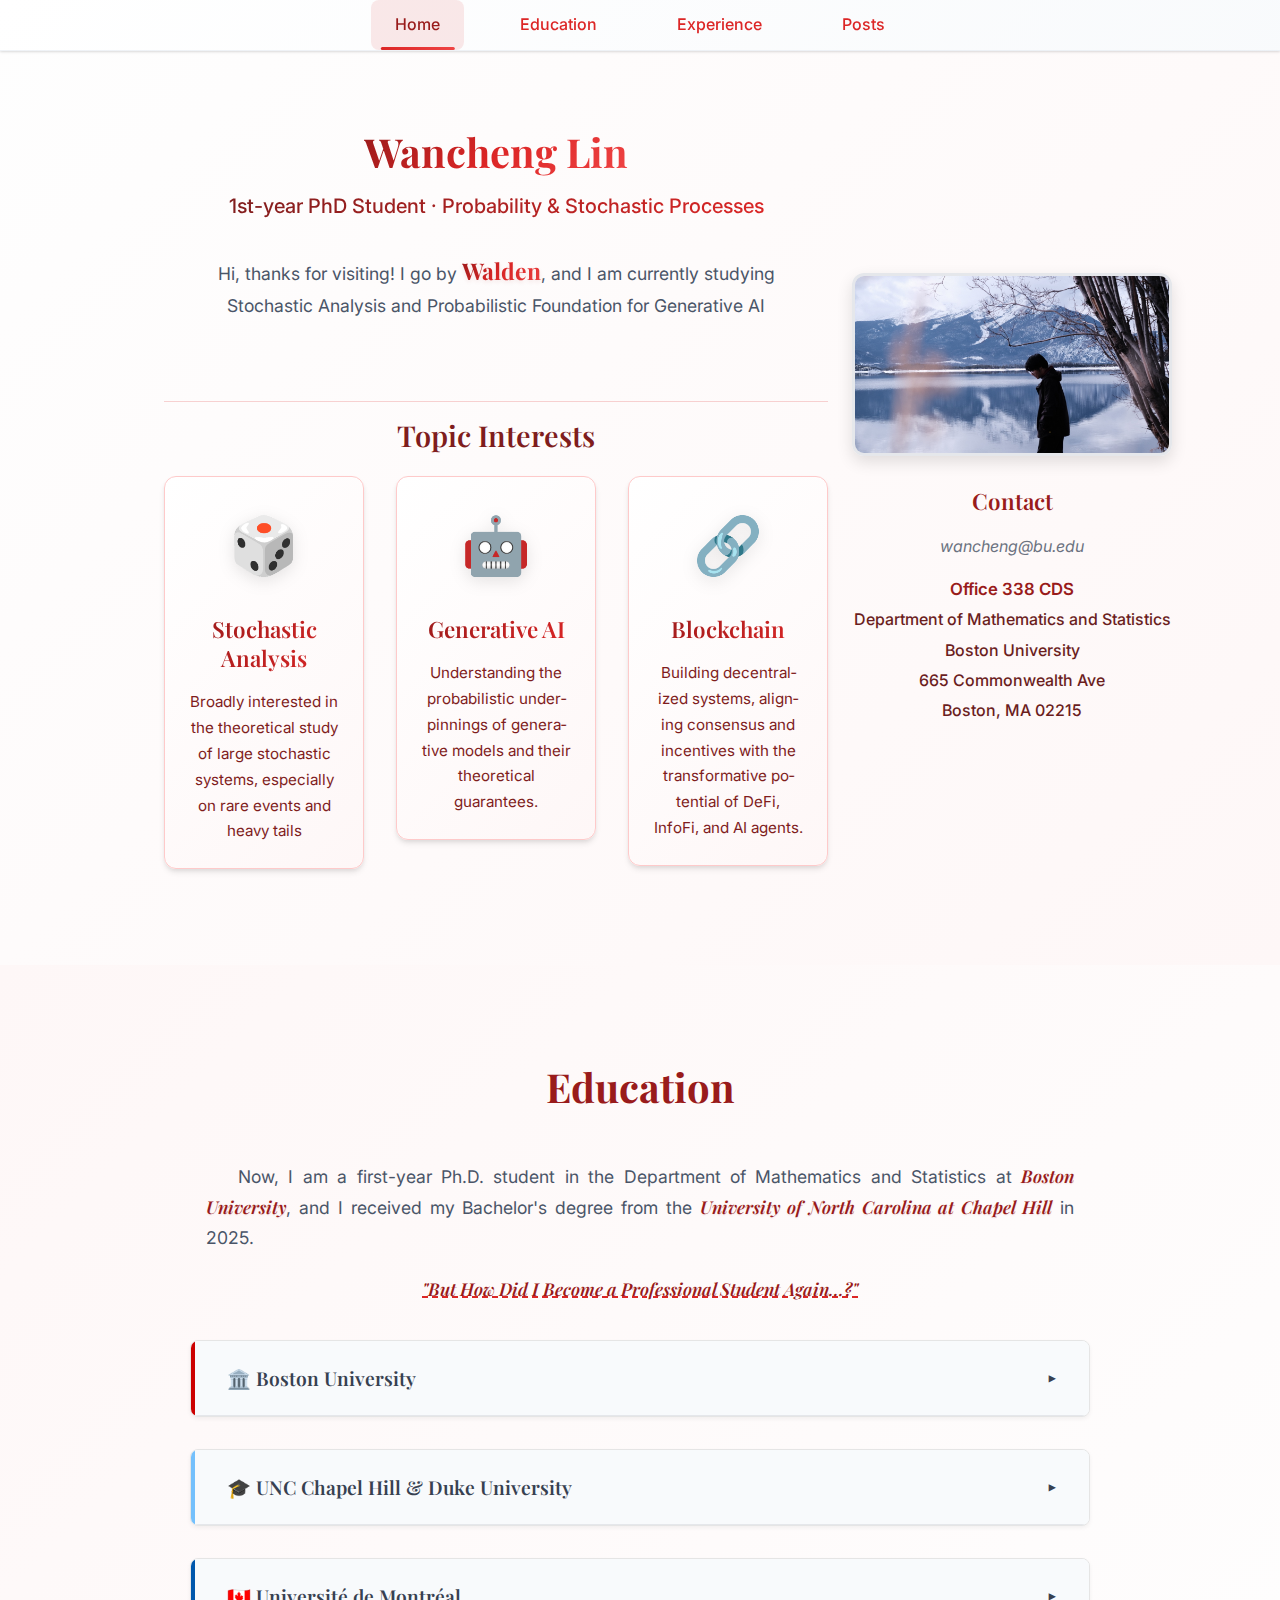
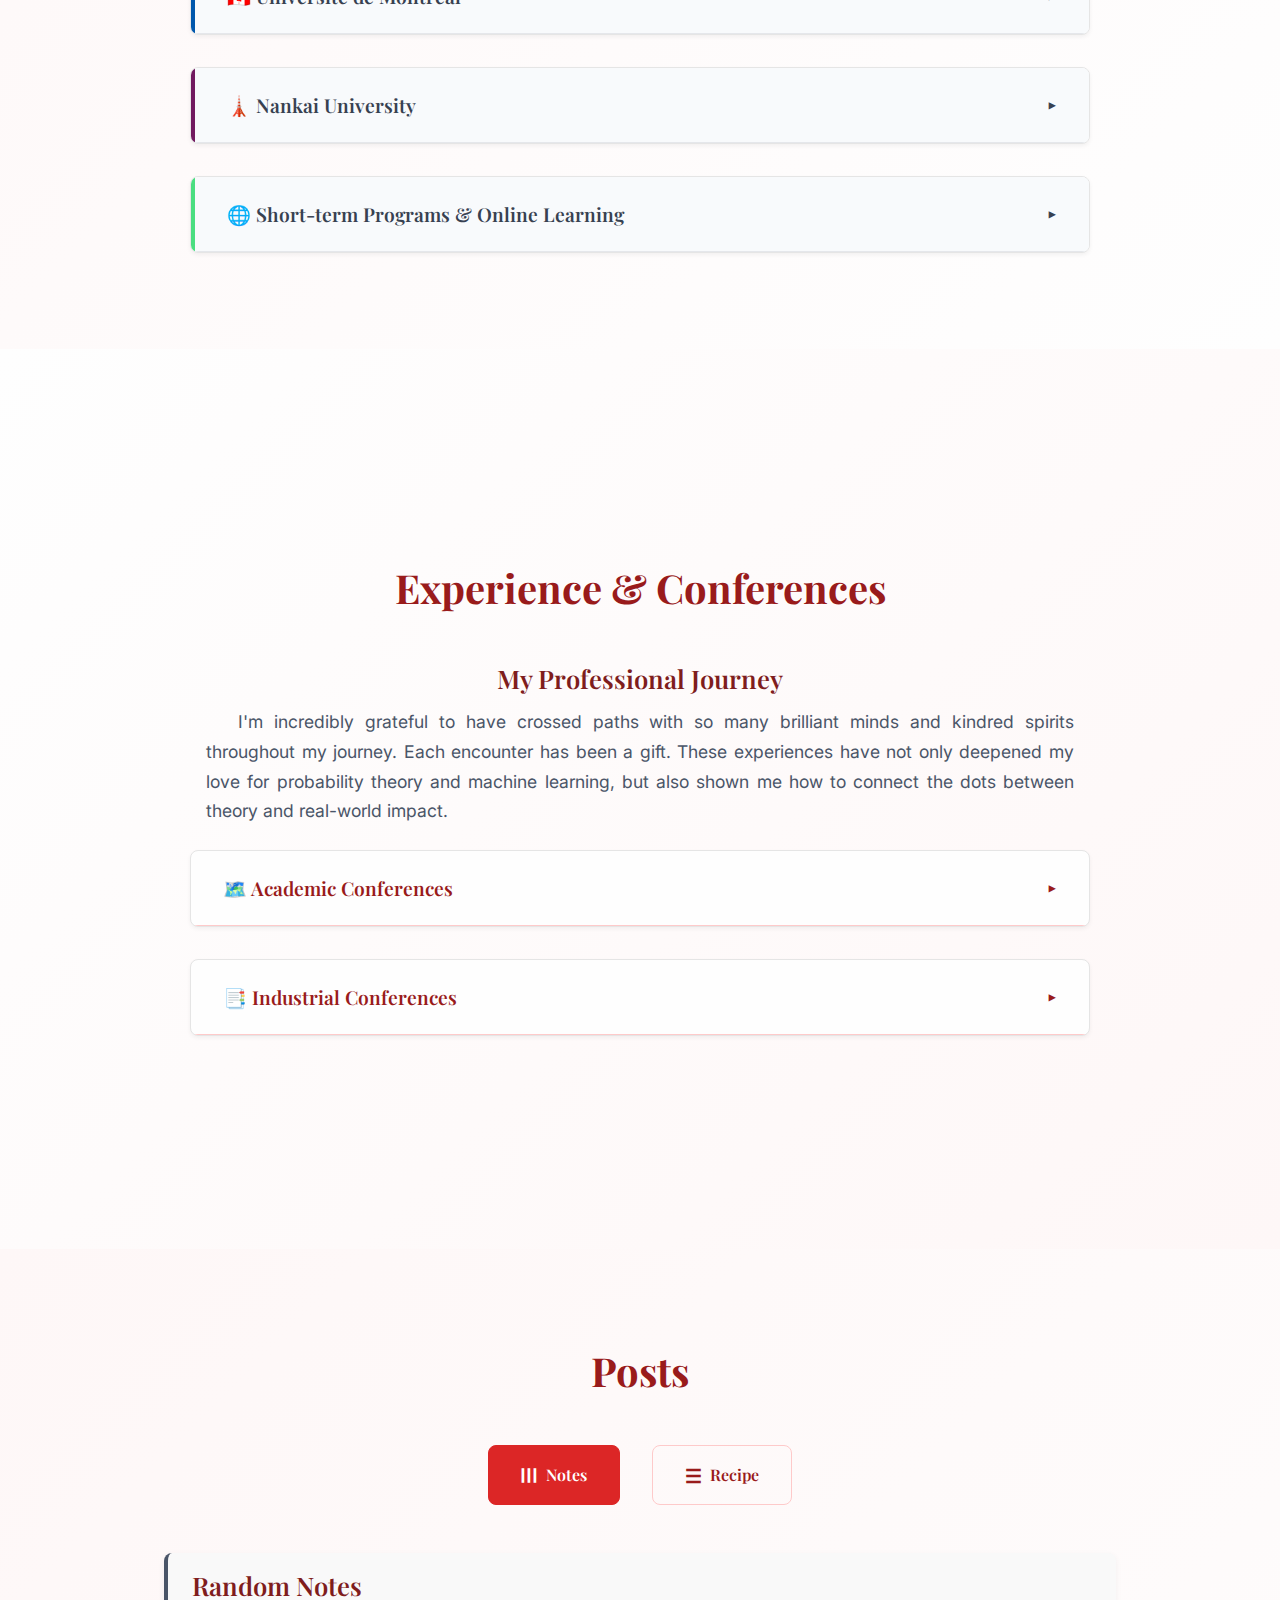
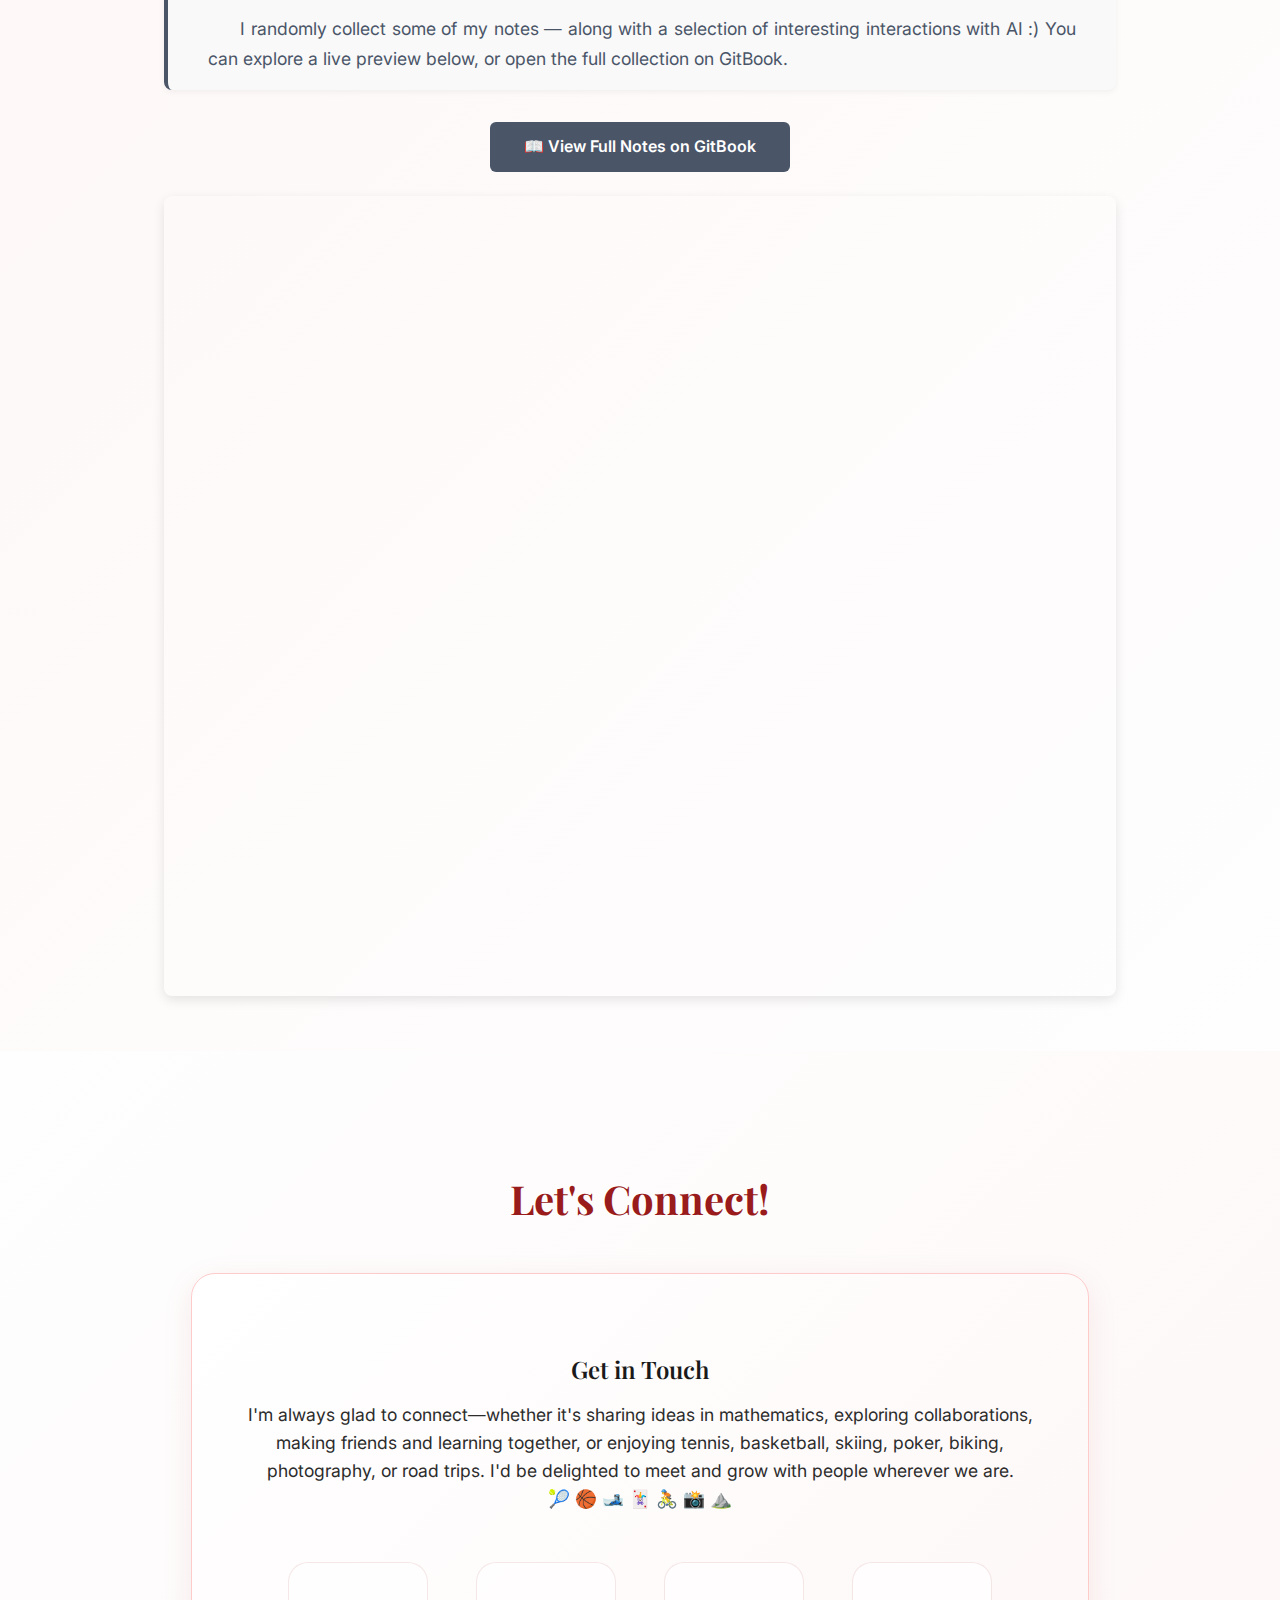
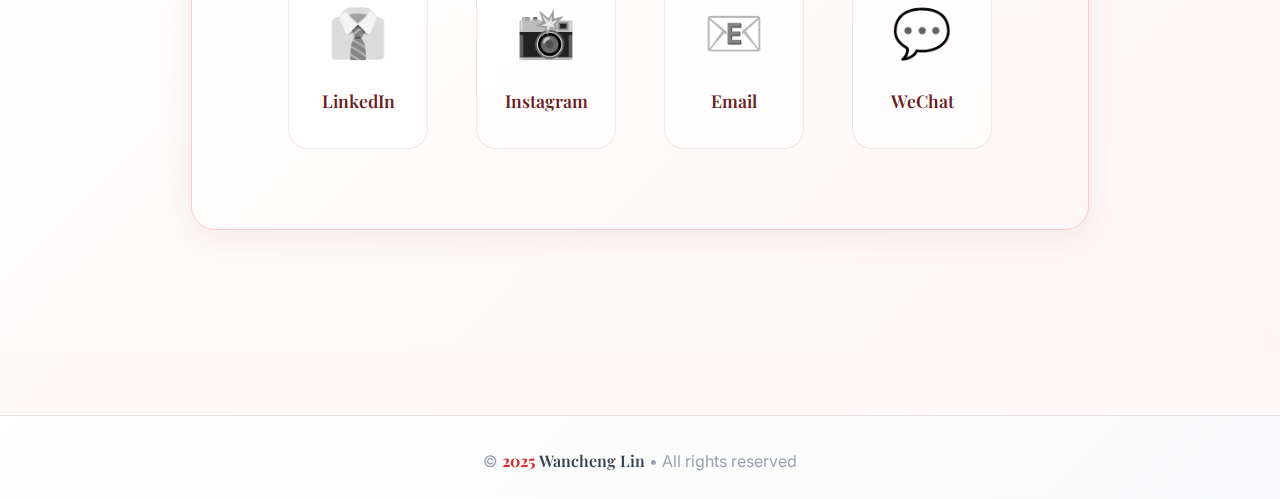
<file: index.html>
<!DOCTYPE html>
<html lang="en">
<head>
    <meta charset="UTF-8">
    <meta name="viewport" content="width=device-width, initial-scale=1.0, viewport-fit=cover">
    <title>Wancheng Lin - Walden</title>
    <link rel="preconnect" href="https://fonts.googleapis.com">
    <link rel="preconnect" href="https://fonts.gstatic.com" crossorigin>
    <link href="https://fonts.googleapis.com/css2?family=Playfair+Display:wght@400;600;700&family=Inter:wght@300;400;500;600&display=swap" rel="stylesheet">
    <link rel="stylesheet" href="styles.css">
    <link rel="icon" type="image/png" sizes="32x32" href="lin%20logo.png">
    <link rel="apple-touch-icon" href="lin%20logo.png">
</head>
<body>
    <!-- Fixed Navigation -->
    <nav class="navbar">
        <div class="nav-container">
            <a href="#home" class="nav-link active">Home</a>
            <a href="#education" class="nav-link">Education</a>
            <a href="#experience" class="nav-link">Experience</a>
            <a href="#posts" class="nav-link">Posts</a>
        </div>
    </nav>

    <!-- Home Section -->
    <section id="home" class="page-section">
        <div class="container">
            <div class="hero">
                <div class="hero-content">
                    <div class="hero-text">
                    <h1 class="hero-title">Wancheng Lin</h1>
                        <p class="hero-tagline">1st-year PhD Student · Probability & Stochastic Processes </p>
                    <div class="hero-intro">
                            <p>Hi, thanks for visiting! I go by <span class="walden-name">Walden</span>, and I am currently studying Stochastic Analysis and Probabilistic Foundation for Generative AI</p>
                        </div>
                    </div>
                    
                    <!-- Research Interests Integrated -->
                    <div class="research-interests">
                        <h2 class="research-title">Topic Interests</h2>
                        <div class="interests-grid">
                            <div class="interest-card">
                                <div class="interest-icon">🎲</div>
                                <h3>Stochastic Analysis</h3>
                                <p>Broadly interested in the theoretical study of large stochastic systems, especially on rare events and heavy tails</p>
                            </div>
                            <div class="interest-card">
                                <div class="interest-icon">🤖</div>
                                <h3>Generative AI</h3>
                                <p>Understanding the probabilistic underpinnings of generative models and their theoretical guarantees.</p>
                            </div>
                            <div class="interest-card">
                                <div class="interest-icon">🔗</div>
                                <h3>Blockchain</h3>
                                <p>Building decentralized systems, aligning consensus and incentives with the transformative potential of DeFi, InfoFi, and AI agents.</p>
                            </div> 
                        </div>
                    </div>
                </div>
                <div class="hero-image">
                    <!-- Your photo -->
                    <img src="me.jpeg" alt="Me in Colorado" class="hero-photo">
                    
                    <!-- Contact Information -->
                    <div class="hero-contact-info">
                        <h3 class="contact-title">Contact</h3>
                        <p class="contact-email">wancheng@bu.edu</p>
                        <div class="contact-address">
                            <p>Office 338 CDS</p>
                            <p>Department of Mathematics and Statistics</p>
                            <p>Boston University</p>
                            <p>665 Commonwealth Ave</p>
                            <p>Boston, MA 02215</p>
                        </div>
                    </div>
                </div>
            </div>
        </div>
    </section>

    <!-- Education Section -->
    <section id="education" class="page-section">
        <div class="container">
            <h2 class="section-title">Education</h2>
            
            <div class="intro-section">
                <p class="intro-text">
                    Now, I am a first-year Ph.D. student in the Department of Mathematics and Statistics at <span class="institution-name">Boston University</span>, and I received my Bachelor's degree from the <span class="institution-name">University of North Carolina at Chapel Hill</span> in 2025. 
                </p>
                
                <div style="text-align: center;">
                    <button class="category-header education-story-title" data-target="education-story-content">
                        "But How Did I Become a Professional Student Again...?"
                    </button>
                </div>
                <div class="category-content" id="education-story-content">
                    <p class="intro-text">
                        My educational path has been unconventional yet deeply rewarding. I began as an undecided undergrad exploring Actuarial Science/Accounting/Data Science at <span class="institution-name">Nankai University</span> for two years during the global pandemic, while also joining short-term programs on basic computer science at <span class="institution-name">Peking University</span>, <span class="institution-name">Fudan University</span>, and <span class="institution-name">Oxford University</span>. Before coming to the U.S., I completed a Globalink Mitacs internship at the <span class="institution-name">Université de Montréal, Canada</span>. Later, I transferred to <span class="institution-name">UNC</span>, where I studied <span class="institution-name"><a href="https://math.unc.edu/" target="_blank" rel="noopener noreferrer">@MATH</a></span> and <span class="institution-name"><a href="https://stor.unc.edu/" target="_blank" rel="noopener noreferrer">@STOR</a></span> for three years, also taking a course at <span class="institution-name">Duke University</span>. Alongside formal study, much of my growth has been shaped by open platforms such as <span class="platform-name">YouTube</span>, <span class="platform-name">Bilibili</span>, <span class="platform-name">得到 (Dedao)</span>, <span class="platform-name">Coursera</span>, and <span class="platform-name">edX</span>. Now, as a Ph.D. student in Mathematics and Statistics at <span class="institution-name">Boston University</span>, I remain sincerely grateful for the high-quality education I have received throughout this journey—and above all, for the privilege of learning from truly exceptional mentors and teachers along the way.
                    </p>
                </div>
            </div>
            
            <div class="education-categories">
                <!-- Boston University (Current) -->
                <div class="education-category">
                    <button class="category-header" data-target="boston-content">
                        <span class="category-title">🏛️ Boston University</span>
                        <span class="category-icon">▸</span>
                    </button>
                    <div class="category-content" id="boston-content">
                        <div class="course-list">
                            <div class="course-item">
                                <span class="course-name">Probability Theory</span>
                                <span class="course-instructor"><a href="https://math.bu.edu/people/kspiliop/" target="_blank" rel="noopener noreferrer">Prof. Konstantinos Spiliopoulos</a></span>
                            </div>
                            <div class="course-item">
                                <span class="course-name">Advanced Stochastic Processes</span>
                                <span class="course-instructor"><a href="https://math.bu.edu/people/bourguin/" target="_blank" rel="noopener noreferrer">Prof. Solesne Bourguin</a></span>
                            </div>
                            <div class="course-item">
                                <span class="course-name">Algorithms for Machine Learning</span>
                                <span class="course-instructor"><a href="https://cs-people.bu.edu/aene/" target="_blank" rel="noopener noreferrer">Prof. Alina Ene</a></span>
                            </div>
                        </div>
                    </div>
                </div>

                <!-- UNC Chapel Hill & Duke University -->
                <div class="education-category">
                    <button class="category-header" data-target="unc-duke-content">
                        <span class="category-title">🎓 UNC Chapel Hill & Duke University</span>
                        <span class="category-icon">▸</span>
                    </button>
                    <div class="category-content" id="unc-duke-content">
                        <div class="course-list">
                            <div class="course-item">
                                <span class="course-name">Advanced Calculus I</span>
                                <span class="course-instructor"><a href="https://hans.unc.edu/" target="_blank" rel="noopener noreferrer">Prof. Hans Christianson</a></span>
                            </div>
                            <div class="course-item">
                                <span class="course-name">Advanced Calculus II</span>
                                <span class="course-instructor"><a href="https://mtaylor.web.unc.edu/" target="_blank" rel="noopener noreferrer">Prof. Michael Taylor</a></span>
                            </div>
                            <div class="course-item">
                                <span class="course-name">Topology</span>
                                <span class="course-instructor"><a href="https://hong.web.unc.edu/" target="_blank" rel="noopener noreferrer">Prof. Jiuzu Hong</a></span>
                            </div>
                            <div class="course-item">
                                <span class="course-name">Algebraic Structure</span>
                                <span class="course-instructor"><a href="https://varchenko.web.unc.edu/" target="_blank" rel="noopener noreferrer">Prof. Alexander Varchenko</a></span>
                            </div>
                            <div class="course-item">
                                <span class="course-name">Measure Theory & Integration</span>
                                <span class="course-instructor"><a href="https://math.unc.edu/people/mark-williams/" target="_blank" rel="noopener noreferrer">Prof. Mark Williams</a></span>
                            </div>
                            <div class="course-item">
                                <span class="course-name">Ordinary Differential Equations (H)</span>
                                <span class="course-instructor"><a href="https://sites.google.com/view/jian-wang-math/" target="_blank" rel="noopener noreferrer">Dr. Jian Wang</a></span>
                            </div>
                            <div class="course-item">
                                <span class="course-name">Partial Differential Equations</span>
                                <span class="course-instructor"><a href="https://marzuola.web.unc.edu/" target="_blank" rel="noopener noreferrer">Prof. Jeremy Marzuola</a></span>
                            </div>
                            <div class="course-item">
                                <span class="course-name">Functional Analysis</span>
                                <span class="course-instructor"><a href="https://idrisassani.web.unc.edu/" target="_blank" rel="noopener noreferrer">Prof. Idris Assani</a></span>
                            </div>
                            <div class="course-item">
                                <span class="course-name">Probability II</span>
                                <span class="course-instructor"><a href="https://sayan.web.unc.edu/" target="_blank" rel="noopener noreferrer">Prof. Sayan Banerjee</a></span>
                            </div>
                            <div class="course-item">
                                <span class="course-name">Mathematical Statistics</span>
                                <span class="course-instructor"><a href="https://hannig.web.unc.edu/" target="_blank" rel="noopener noreferrer">Prof. Jan Hannig</a></span>
                            </div>
                            <div class="course-item">
                                <span class="course-name">Theoretical Statistics II</span>
                                <span class="course-instructor"><a href="https://nobel.web.unc.edu/" target="_blank" rel="noopener noreferrer">Prof. Andrew Nobel</a></span>
                            </div>
                            <div class="course-item">
                                <span class="course-name">Stochastic Models I</span>
                                <span class="course-instructor"><a href="https://nta.web.unc.edu/" target="_blank" rel="noopener noreferrer">Prof. Nilay Argon</a></span>
                            </div>
                            <div class="course-item">
                                <span class="course-name">Stochastic Models II</span>
                                <span class="course-instructor"><a href="https://ziya.web.unc.edu/" target="_blank" rel="noopener noreferrer">Prof. Serhan Ziya</a></span>
                            </div>
                            <div class="course-item">
                                <span class="course-name">Simulation Modeling</span>
                                <span class="course-instructor"><a href="https://molvera.web.unc.edu/" target="_blank" rel="noopener noreferrer">Prof. Mariana Olvera-Cravioto</a></span>
                            </div>
                            <div class="course-item">
                                <span class="course-name">Markov Decision Process & RL</span>
                                <span class="course-instructor"><a href="https://gtchen430.github.io/index.html" target="_blank" rel="noopener noreferrer">Prof. Guanting Chen</a></span>
                            </div>
                            <div class="course-item">
                                <span class="course-name">Auction and Learning Theory</span>
                                <span class="course-instructor"><a href="https://gtchen430.github.io/index.html" target="_blank" rel="noopener noreferrer">Mentor: Prof. Guanting Chen</a></span>
                            </div>
                            <div class="course-item">
                                <span class="course-name">Optimization for ML & DS</span>
                                <span class="course-instructor"><a href="https://michaeljoneill.github.io/" target="_blank" rel="noopener noreferrer">Prof. Michael O'Neil</a></span>
                            </div>
                            <div class="course-item">
                                <span class="course-name">Data Driven Decision Models</span>
                                <span class="course-instructor"><a href="https://vkulkarn.web.unc.edu/" target="_blank" rel="noopener noreferrer">Prof. Vidyadhar Kulkarni</a></span>
                            </div>
                            <div class="course-item">
                                <span class="course-name">Advanced Probability for Applications</span>
                                <span class="course-instructor"><a href="https://shankarbhamidi.web.unc.edu/" target="_blank" rel="noopener noreferrer">Prof. Shankar Bhamidi</a></span>
                            </div>
                            <div class="course-item">
                                <span class="course-name">Weak convergence and local weak convergence</span>
                                <span class="course-instructor"><a href="https://sites.google.com/view/xiangying-huangs-home-page/home" target="_blank" rel="noopener noreferrer">Prof. Zoe Huang</a></span>
                            </div>
                            <div class="course-item">
                                <span class="course-name">Dynamic Programming & Stochastic Control (Duke)</span>
                                <span class="course-instructor"><a href="https://www.fuqua.duke.edu/faculty/peng-sun" target="_blank" rel="noopener noreferrer">Prof. Peng Sun</a></span>
                            </div>
                            <div class="course-item">
                                <span class="course-name"><a href="https://comp126.com/" target="_blank" rel="noopener noreferrer">Practical Web Design & Development for Everyone</a></span>
                                <span class="course-instructor">Prof. Tessa Nicholas</span>
                            </div>
                            <div class="course-item" style="grid-column: span 2;">
                                <span class="course-name">Rare Events and Heavy-Tailed Phenomenon: from Queuing and Insurance Ruin to Random Graph and Complex Network</span>
                                <span class="course-instructor"><a href="https://molvera.web.unc.edu/" target="_blank" rel="noopener noreferrer">Honor Thesis Advisor: Prof. Mariana Olvera-Cravioto</a></span>
                            </div>
                        </div>
                    </div>
                </div>

                <!-- Université de Montréal -->
                <div class="education-category">
                    <button class="category-header" data-target="udem-content">
                        <span class="category-title">🇨🇦 Université de Montréal</span>
                        <span class="category-icon">▸</span>
                    </button>
                    <div class="category-content" id="udem-content">
                        <div class="course-list">
                            <div class="course-item" style="grid-column: span 2;">
                                <span class="course-name">Bayesian Robust Statistics with Applications in Actuarial Science</span>
                                <span class="course-instructor">Globalink Mitacs Research Intern</span>
                                <span class="course-instructor">Mentor: <a href="https://philippegagnonphd.github.io/website/" target="_blank" rel="noopener noreferrer">Philippe Gagnon</a></span>
                            </div>
                        </div>
                    </div>
                </div>

                <!-- Nankai University -->
                <div class="education-category">
                    <button class="category-header" data-target="nankai-content">
                        <span class="category-title">🗼 Nankai University</span>
                        <span class="category-icon">▸</span>
                    </button>
                    <div class="category-content" id="nankai-content">
                        <div class="course-list">
                            <div class="course-item">
                                <span class="course-name">Econometrics</span>
                            </div>
                            <div class="course-item">
                                <span class="course-name">Introductory Microeconomics</span>
                            </div>
                            <div class="course-item">
                                <span class="course-name">Intermediate Microeconomics</span>
                            </div>
                            <div class="course-item">
                                <span class="course-name">Introductory Macroeconomics</span>
                            </div>
                            <div class="course-item">
                                <span class="course-name">Intermediate Macroeconomics</span>
                            </div>
                            <div class="course-item">
                                <span class="course-name">Investment</span>
                            </div>
                            <div class="course-item">
                                <span class="course-name">Financial Accounting</span>
                            </div>
                            <div class="course-item">
                                <span class="course-name">Finance</span>
                            </div>
                            <div class="course-item">
                                <span class="course-name">Theory of Interest</span>
                            </div>
                            <div class="course-item">
                                <span class="course-name">Insurance and Risk Management</span>
                            </div>
                            <div class="course-item">
                                <span class="course-name">Corporate Finance</span>
                            </div>
                            <div class="course-item">
                                <span class="course-name">Data Structures and Algorithms</span>
                            </div>
                            <div class="course-item">
                                <span class="course-name">Actuarial Modelling</span>
                                <span class="course-instructor"><a href="https://cias.nankai.edu.cn/sztd/zlzjs.htm" target="_blank" rel="noopener">Lianzeng Zhang</a></span>
                            </div>
                            <div class="course-item">
                                <span class="course-name">Machine Learning and R</span>
                                <span class="course-instructor"><a href="https://cias.nankai.edu.cn/sztd/zlzjs.htm" target="_blank" rel="noopener">Lianzeng Zhang</a></span>
                            </div>
                            <div class="course-item">
                                <span class="course-name">Dynamic Decision Making</span>
                                <span class="course-instructor"><a href="https://cias.nankai.edu.cn/sztd/cxwjs.htm" target="_blank" rel="noopener">Xiaowei Chen</a></span>
                            </div>
                        </div>
                        
                        <!-- Expandable Fun Fact -->
                        <div class="expandable-fun-fact">
                            <button class="fun-fact-toggle" data-target="nankai-fun-fact-content">
                                <span class="fun-fact-icon">💡</span>
                                <span class="fun-fact-title">Fun fact for friends who don't know Nankai</span>
                                <span class="fun-fact-arrow">▾</span>
                            </button>
                            <div class="fun-fact-content" id="nankai-fun-fact-content">
                                <div class="fun-fact-card">
                                    <!-- Text will be typed into this <p> -->
                                    <p id="fun-fact-typed"></p>
                                </div>
                            </div>
                        </div>
                    </div>
                </div>

                <!-- Short-term Programs & Online Learning -->
                <div class="education-category">
                    <button class="category-header" data-target="shortterm-content">
                        <span class="category-title">🌐 Short-term Programs & Online Learning</span>
                        <span class="category-icon">▸</span>
                    </button>
                    <div class="category-content" id="shortterm-content">
                        <div class="course-list">
                            <div class="course-item">
                                <span class="course-name">Python (Summer School)</span>
                                <span class="course-instructor">Bin Chen (Peking University)</span>
                            </div>
                            <div class="course-item">
                                <span class="course-name">Internet Data Analysis & Research</span>
                                <span class="course-instructor">Oxford University</span>
                            </div>
                            <div class="course-item">
                                <span class="course-name">SoE Summer School</span>
                                <span class="course-instructor">Fudan University</span>
                            </div>
                            <div class="course-item">
                                <span class="course-name">Machine Learning Specialization</span>
                                <span class="course-instructor">Andrew Ng et al. - Coursera</span>
                            </div>
                            <div class="course-item">
                                <span class="course-name">Deep Learning Specialization</span>
                                <span class="course-instructor">Andrew Ng et al. - Coursera</span>
                            </div>
                            <div class="course-item">
                                <span class="course-name">Generative AI with Large Language Models</span>
                                <span class="course-instructor">Chris Fregly et al. - Coursera</span>
                            </div>
                            <div class="course-item">
                                <span class="course-name">Various ML & Statistics Courses</span>
                                <span class="course-instructor">YouTube, Bilibili, 得到</span>
                            </div>
                        </div>
                    </div>
                </div>
            </div>
        </div>
    </section>

    <!-- Experience Section -->
    <section id="experience" class="page-section">
        <div class="container">
            <h2 class="section-title">Experience & Conferences</h2>
            
            <div class="intro-section">
                <h2 class="intro-title">My Professional Journey</h2>
                <p class="intro-text">
                    I'm incredibly grateful to have crossed paths with so many brilliant minds and kindred spirits throughout my journey. Each encounter has been a gift. These experiences have not only deepened my love for probability theory and machine learning, but also shown me how to connect the dots between theory and real-world impact.
                </p>
            </div>
            
            <div class="experience-categories">
   

                <!-- Academic Conferences -->
                <div class="experience-category">
                    <button class="category-header" data-target="academic-conferences">
                        <span class="category-title">🗺️ Academic Conferences</span>
                        <span class="category-icon">▸</span>
                    </button>
                    <div class="category-content" id="academic-conferences">
                        <div class="conference-list">
                            <div class="conference-item">
                                <span class="conference-name"><a href="https://isbawebmaster.github.io/ISBA2022/" target="_blank" rel="noopener noreferrer">ISBA World Meeting 2022</a></span>
                                <span class="conference-location">Montreal, Canada</span>
                            </div>
                            <div class="conference-item">
                                <span class="conference-name"><a href="https://tarheels.live/storfest/" target="_blank" rel="noopener noreferrer">STORFest 2023</a></span>
                                <span class="conference-location">Chapel Hill, NC</span>
                            </div>
                            <div class="conference-item">
                                <span class="conference-name"><a href="https://meetings.informs.org/wordpress/seattle2024/" target="_blank" rel="noopener noreferrer">INFORMS Annual Meeting 2024</a></span>
                                <span class="conference-location">Seattle, WA</span>
                            </div>
                            <div class="conference-item">
                                <span class="conference-name"><a href="https://eva2025.unc.edu/" target="_blank" rel="noopener noreferrer">Extreme Value Analysis 2025</a></span>
                                <span class="conference-location">Chapel Hill, NC</span>
                            </div>
                        </div>
                    </div>
                </div>

                <!-- Industrial Conferences -->
                <div class="experience-category">
                    <button class="category-header" data-target="industrial-conferences">
                        <span class="category-title">📑 Industrial Conferences</span>
                        <span class="category-icon">▸</span>
                    </button>
                    <div class="category-content" id="industrial-conferences">
                        <div class="conference-list">
                            <div class="conference-item">
                                <span class="conference-name"><a href="https://baike.baidu.com/item/%E6%9E%81%E5%AE%A2%E5%85%AC%E5%9B%AD%E5%88%9B%E6%96%B0%E5%A4%A7%E4%BC%9A/20365690" target="_blank" rel="noopener noreferrer">极客公园创新大会 2019</a></span>
                                <span class="conference-location">北京, China</span>
                            </div>
                            <div class="conference-item">
                                <span class="conference-name"><a href="https://www.ethdenver.com/" target="_blank" rel="noopener noreferrer">ETHDenver 2025</a></span>
                                <span class="conference-location">Colorado, USA</span>
                            </div>
                            <div class="conference-item">
                                <span class="conference-name"><a href="https://solana.com/events" target="_blank" rel="noopener noreferrer">Solana Scale or Die & Ship or Die 2025</a></span>
                                <span class="conference-location">NYC, USA</span>
                            </div>
                            <div class="conference-item">
                                <span class="conference-name">SolanaBoston & <a href="https://www.ethboston.xyz/" target="_blank" rel="noopener noreferrer">ETH Boston 2025</a></span>
                                <span class="conference-location">Boston, USA</span>
                            </div>
                        </div>
                    </div>
                </div>

                
            </div>
        </div>
    </section>

    <!-- Posts Section -->
    <section id="posts" class="page-section">
        <div class="container">
            
            <h2 class="section-title">Posts</h2>
            
            <div class="posts-hamburger">
                <div class="hamburger-menu">
                    <button class="hamburger-button active" data-target="note-content">
                        <span class="hamburger-icon">☰</span>
                        <span class="hamburger-label">Notes</span>
                    </button>
                    <button class="hamburger-button" data-target="recipe-content">
                        <span class="hamburger-icon">☰</span>
                        <span class="hamburger-label">Recipe</span>
                    </button>
                </div>
                
                <div class="hamburger-content">
                    
                    
                    <div class="content-panel active" id="note-content">
                        <div class="notes-intro">
                            <h2 class="intro-title">Random Notes</h2>
                            <p class="intro-text">
                                I randomly collect some of my notes — along with a selection of interesting interactions with AI :)
                                You can explore a live preview below, or open the full collection on GitBook.
                            </p>
                        </div>
                        
                        <a href="https://walden.gitbook.io/collection" target="_blank" class="note-link">
                            📖 View Full Notes on GitBook
                        </a>
                        
                        <div class="gitbook-preview">
                            <iframe 
                                src="https://walden.gitbook.io/collection" 
                                frameborder="0" 
                                width="100%" 
                                height="800px" 
                                style="border-radius: 8px; overflow: hidden;">
                            </iframe>
                        </div>
                    </div>
                    
                    <div class="content-panel" id="recipe-content">
                        <h3 class="content-title">Recipes</h3>
                        <div class="recipes-content">
                            <article class="recipe-post">
                                <h4 class="recipe-title">美国PhD自制湘菜</h4>
                                <div class="recipe-content">
                                    <h5>🔍 美国食材做湘菜七招</h5>
                                    
                                    <div style="font-size: 0.9rem; line-height: 1.4;">
                                        <p><strong>一、辣椒调料：</strong>用哈瓦那辣椒或塞拉诺辣椒替代二荆条，亚洲超市买郫县豆瓣酱提味，干辣椒粉加白醋调出层次。</p>
                                        
                                        <p><strong>二、本地蔬菜：</strong>青椒、长豇豆、四季豆、羽衣甘蓝都能用，大蒜生姜爆香，大火快炒保持脆嫩。</p>
                                        
                                        <p><strong>三、肉类处理：</strong>猪肉牛肉鸡肉都行，切片要薄，料酒淀粉盐腌制，高温爆炒锁住肉汁。</p>
                                        
                                        <p><strong>四、调料搭配：</strong>本地调料配中式酱油香醋，蜂蜜替代白糖，米醋替代陈醋，橄榄油替代花生油。</p>
                                        
                                        <p><strong>五、火候掌控：</strong>湘菜讲究"干炒"，锅要热、油要热、动作要快，控制水分保持蔬菜爽脆。</p>
                                        
                                        <p><strong>六、鱼鲜腊味：</strong>本地鱼用盐花椒姜蒜腌制，做剁椒鱼头变通版，腊肠用现成的中式腊肠切片。</p>
                                        
                                        <p><strong>七、口感层次：</strong>鲜辣香麻并重，保留蔬菜脆感，尖椒切圈、小葱香菜点缀，最后撒芝麻花椒粉提香。</p>
                                    </div>
                                    
                                    <div style="margin-top: 15px; padding: 12px; background: #f8f9fa; border-radius: 6px; font-size: 0.85rem;">
                                        <h6 style="font-size: 1rem; margin-bottom: 8px;">🍳 快手菜：辣椒炒肉</h6>
                                        <p><strong>食材：</strong>猪肉丝200g，青红椒各1个，大蒜3瓣，生姜1块，生抽2勺，料酒1勺，剁椒1勺</p>
                                        <p><strong>做法：</strong>肉丝腌制10分钟，热锅爆香蒜姜，下肉丝炒至变色，下青红椒丝炒断生，调味翻炒即可。配米饭，思乡良药！</p>
                                    </div>
                                    
                                </div>
                            </article>
                            <article class="recipe-post">
                                <h4 class="recipe-title">🥢 湘菜食材美国替代指南</h4>
                                <div class="recipe-meta">
                                    <span class="recipe-time">阅读 5 min</span>
                                    <span class="recipe-servings">实用指南</span>
                                </div>
                                <div class="recipe-content">
                                    <h5>核心问题与解决妙招</h5>
                                    
                                    <div style="font-size: 0.9rem; line-height: 1.5;">
                                        <div style="margin-bottom: 15px; padding: 12px; background: #f8f9fa; border-radius: 6px; border-left: 4px solid #dc3545;">
                                            <h6 style="font-size: 1rem; margin-bottom: 8px; color: #dc3545;">1️⃣ 米粉</h6>
                                            <p><strong>核心问题：</strong>在美国很难买到湖南特有的鲜米粉，多数是干米粉或越南河粉，口感偏硬，容易断、粘锅。</p>
                                            <p><strong>解决妙招：</strong>用温水泡软，再用开水快速"漂"一下，炒之前保持筋道。若只能买干米粉，不要泡太久，留一点韧性。</p>
                                        </div>
                                        
                                        <div style="margin-bottom: 15px; padding: 12px; background: #f8f9fa; border-radius: 6px; border-left: 4px solid #fd7e14;">
                                            <h6 style="font-size: 1rem; margin-bottom: 8px; color: #fd7e14;">2️⃣ 虾</h6>
                                            <p><strong>核心问题：</strong>湘菜常用小河虾，美国多是大号海虾或冷冻虾仁，味道差异大，容易出水、失去鲜香。</p>
                                            <p><strong>解决妙招：</strong>选带壳鲜虾或优质冷冻虾仁，用盐、糖、姜片轻腌去腥提鲜。快火滑油或热锅爆炒，能保持虾肉弹性和香气。</p>
                                        </div>
                                        
                                        <div style="margin-bottom: 15px; padding: 12px; background: #f8f9fa; border-radius: 6px; border-left: 4px solid #ffc107;">
                                            <h6 style="font-size: 1rem; margin-bottom: 8px; color: #e69500;">3️⃣ 小炒肉</h6>
                                            <p><strong>核心问题：</strong>美国超市猪肉常切得厚、瘦，缺少肥瘦相间的层次；切片太厚会嚼劲过大。</p>
                                            <p><strong>解决妙招：</strong>选五花肉或带点肥油的猪颈肉，切成2-3毫米薄片，用生抽、料酒、淀粉腌10分钟。大火快炒，加小米椒或青椒，炒出锅气。</p>
                                        </div>
                                        
                                        <div style="margin-bottom: 15px; padding: 12px; background: #f8f9fa; border-radius: 6px; border-left: 4px solid #198754;">
                                            <h6 style="font-size: 1rem; margin-bottom: 8px; color: #198754;">4️⃣ 黄牛肉</h6>
                                            <p><strong>核心问题：</strong>美国牛肉多偏硬，若选部位不对，做湘式快炒容易柴、不入味。</p>
                                            <p><strong>解决妙招：</strong>选牛里脊、flank steak或嫩肩肉，逆纹切薄片。腌时加少量油、生抽、淀粉，甚至少许小苏打帮助嫩化。炒时用大火快速翻炒，配辣椒蒜姜提味。</p>
                                        </div>
                                        
                                        <div style="padding: 12px; background: #f8f9fa; border-radius: 6px; border-left: 4px solid #6f42c1;">
                                            <h6 style="font-size: 1rem; margin-bottom: 8px; color: #6f42c1;">5️⃣ 豆腐</h6>
                                            <p><strong>核心问题：</strong>美国豆腐种类多，嫩豆腐水分大，容易碎；硬豆腐虽结实却不易入味。</p>
                                            <p><strong>解决妙招：</strong>煎或炸前先压干水分。嫩豆腐可先煎定型，硬豆腐适合直接红烧或剁椒烹制。加剁椒、豆豉等调料收汁，外香内嫩。</p>
                                        </div>
                                    </div>
                                </div>
                            </article>
                        </div>
                    </div>
                    
                </div>
            </div>
        </div>
    </section>

    <!-- Contact Section -->
    <section id="contact" class="page-section contact-main-section">
        <div class="container">
            <h2 class="section-title">Let's Connect!</h2>
            
            <div class="contact-section">
                <div class="contact-content">
                    <div class="contact-info">
                        <h3 class="contact-main-title">Get in Touch</h3>
                        <p class="contact-main-text">I'm always glad to connect—whether it's sharing ideas in mathematics, exploring collaborations, making friends and learning together, or enjoying tennis, basketball, skiing, poker, biking, photography, or road trips. I'd be delighted to meet and grow with people wherever we are.<br>🎾 🏀 🎿 🃏 🚴 📸 ⛰️</p>
                    </div>
                    
                    <div class="contact-icons">
                        <a href="https://www.linkedin.com/in/waldenlin/" class="contact-link" aria-label="LinkedIn" target="_blank" rel="noopener noreferrer">
                            <span class="contact-icon">👔</span>
                            <span class="contact-label">LinkedIn</span>
                        </a>
                        <a href="https://instagram.com/waldendlin" class="contact-link" aria-label="Instagram" target="_blank" rel="noopener noreferrer">
                            <span class="contact-icon">📸</span>
                            <span class="contact-label">Instagram</span>
                        </a>
                        <a href="mailto:wancheng@bu.edu" class="contact-link" aria-label="Email">
                            <span class="contact-icon">📧</span>
                            <span class="contact-label">Email</span>
                        </a>
                        <a href="#" class="contact-link" aria-label="WeChat" onclick="showWeChatID(); return false;">
                            <span class="contact-icon">💬</span>
                            <span class="contact-label">WeChat</span>
                        </a>
                    </div>
                    
                    <!-- Live Visitor Map -->
                    <div class="visitor-map-container" style="display: none;">
                        <div class="visitor-map-header">
                            🌍 Live Visitor Map
                        </div>
                        <div class="visitor-map-stats">
                            <div class="stat-item">
                                <span class="stat-number" id="total-visitors">151</span>
                                <span class="stat-label">Page Views</span>
                            </div>
                            <div class="stat-item">
                                <span class="stat-number" id="total-countries">12</span>
                                <span class="stat-label">Countries</span>
                            </div>
                            <div class="stat-item">
                                <span class="stat-number" id="total-cities">28</span>
                                <span class="stat-label">Cities</span>
                            </div>
                        </div>
                        <div class="world-map-container">
                            <script type="text/javascript" id="mapmyvisitors" src="//mapmyvisitors.com/map.js?d=I9T8-YnIwxToJAvLrqdNzT2WsZBgTaycoiAJXMgfQk8&cl=ffffff&w=a"></script>
                        </div>
                        <div class="visitor-map-footer">
                            See where visitors are connecting from around the world!
                        </div>
                    </div>
                </div>
            </div>
        </div>
    </section>

    <!-- Footer -->
    <footer class="site-footer">
        <div class="container">
            <div class="footer-content">
                <div class="footer-credit">
                    <p class="design-credit">© <span class="year">2025</span> <span class="credit-name">Wancheng Lin</span> • All rights reserved</p>
                </div>
            </div>
            
        </div>
    </footer>
    <script src="script.js"></script>

</body>
</html>
</file>
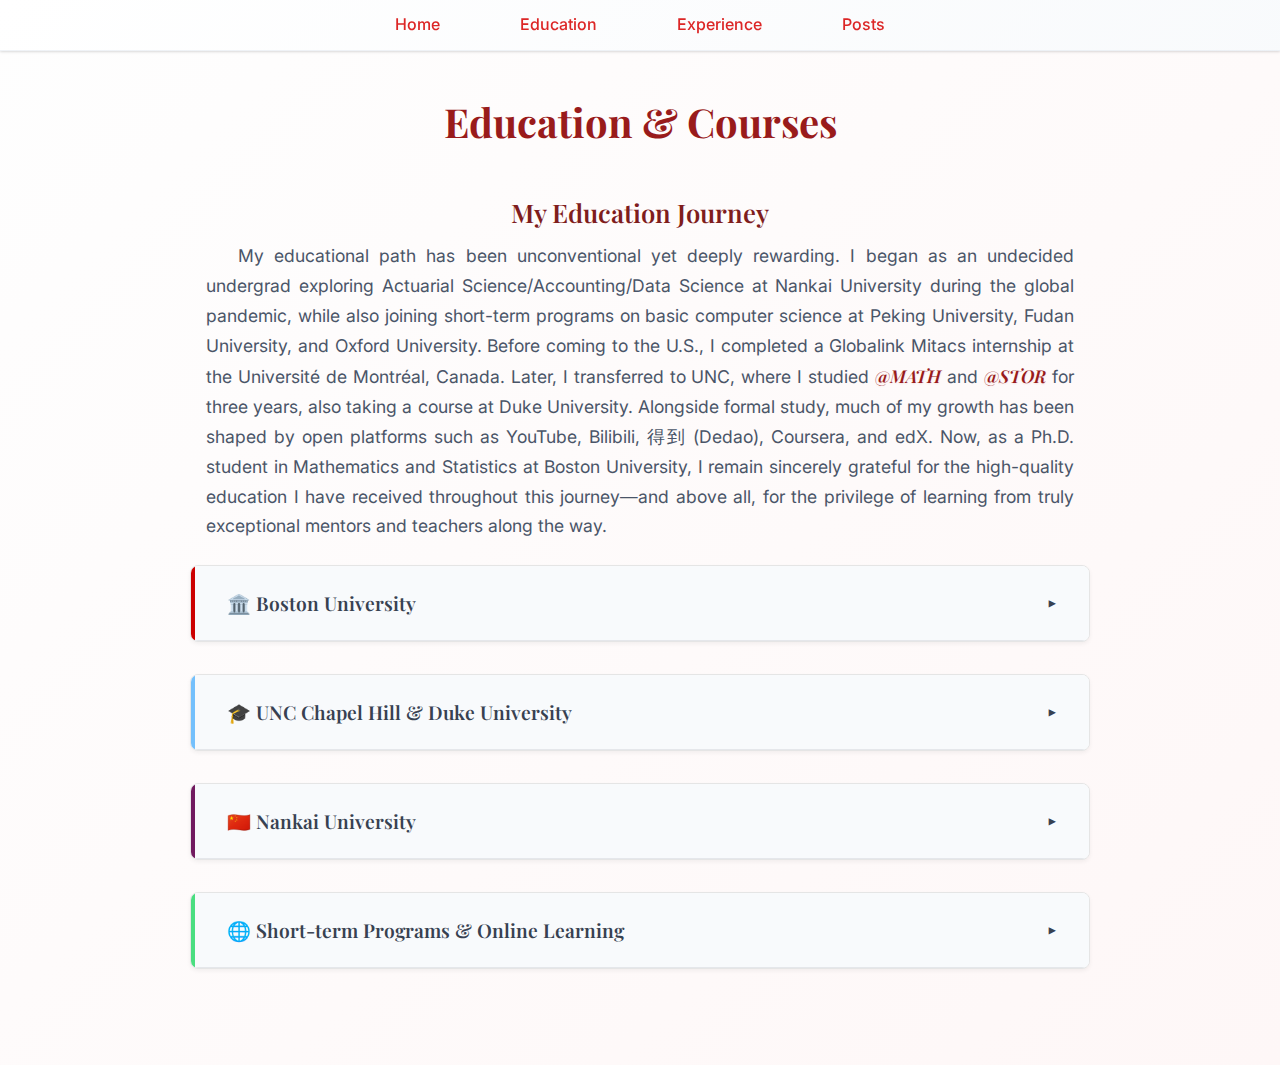
<file: education.html>
<!DOCTYPE html>
<html lang="en">
<head>
    <meta charset="UTF-8">
    <meta name="viewport" content="width=device-width, initial-scale=1.0">
    <title>Education - Wancheng Lin</title>
    <link rel="preconnect" href="https://fonts.googleapis.com">
    <link rel="preconnect" href="https://fonts.gstatic.com" crossorigin>
    <link href="https://fonts.googleapis.com/css2?family=Playfair+Display:wght@400;600;700&family=Inter:wght@300;400;500;600&display=swap" rel="stylesheet">
    <link rel="stylesheet" href="styles.css">
</head>
<body>
    <!-- Fixed Navigation -->
    <nav class="navbar">
        <div class="nav-container">
            <a href="home.html" class="nav-link">Home</a>
            <a href="education.html" class="nav-link active">Education</a>
            <a href="experience.html" class="nav-link">Experience</a>
            <a href="posts.html" class="nav-link">Posts</a>
        </div>
    </nav>

    <!-- Education Page -->
    <section class="page-section">
        <div class="container">
            <h2 class="section-title">Education & Courses</h2>
            
            <div class="intro-section">
                <h2 class="intro-title">My Education Journey</h2>
                <p class="intro-text">
                    My educational path has been unconventional yet deeply rewarding. I began as an undecided undergrad exploring Actuarial Science/Accounting/Data Science at Nankai University during the global pandemic, while also joining short-term programs on basic computer science at Peking University, Fudan University, and Oxford University. Before coming to the U.S., I completed a Globalink Mitacs internship at the Université de Montréal, Canada. Later, I transferred to UNC, where I studied <span class="institution-name"><a href="https://math.unc.edu/" target="_blank" rel="noopener noreferrer">@MATH</a></span> and <span class="institution-name"><a href="https://stor.unc.edu/" target="_blank" rel="noopener noreferrer">@STOR</a></span> for three years, also taking a course at Duke University. Alongside formal study, much of my growth has been shaped by open platforms such as YouTube, Bilibili, 得到 (Dedao), Coursera, and edX. Now, as a Ph.D. student in Mathematics and Statistics at Boston University, I remain sincerely grateful for the high-quality education I have received throughout this journey—and above all, for the privilege of learning from truly exceptional mentors and teachers along the way.
                </p>
            </div>
            
            <div class="education-categories">
                <!-- Boston University (Current) -->
                <div class="education-category">
                    <button class="category-header" data-target="boston-content">
                        <span class="category-title">🏛️ Boston University</span>
                        <span class="category-icon">▸</span>
                    </button>
                    <div class="category-content" id="boston-content">
                        <div class="course-list">
                            <div class="course-item">
                                <span class="course-name">Probability Theory</span>
                                <span class="course-instructor"><a href="https://math.bu.edu/people/kspiliop/" target="_blank" rel="noopener noreferrer">Prof. Konstantinos Spiliopoulos</a></span>
                            </div>
                            <div class="course-item">
                                <span class="course-name">Advanced Stochastic Processes</span>
                                <span class="course-instructor"><a href="https://math.bu.edu/people/bourguin/" target="_blank" rel="noopener noreferrer">Prof. Philippe Bourguin</a></span>
                            </div>
                            <div class="course-item">
                                <span class="course-name">Algorithms for Machine Learning</span>
                                <span class="course-instructor"><a href="https://cs-people.bu.edu/aene/" target="_blank" rel="noopener noreferrer">Prof. Alina Ene</a></span>
                            </div>
                        </div>
                    </div>
                </div>

                <!-- UNC Chapel Hill & Duke University -->
                <div class="education-category">
                    <button class="category-header" data-target="unc-duke-content">
                        <span class="category-title">🎓 UNC Chapel Hill & Duke University</span>
                        <span class="category-icon">▸</span>
                    </button>
                    <div class="category-content" id="unc-duke-content">
                        <div class="course-list">
                            <div class="course-item">
                                <span class="course-name">Advanced Calculus I</span>
                                <span class="course-instructor"><a href="https://hans.unc.edu/" target="_blank" rel="noopener noreferrer">Prof. Hans Christianson</a></span>
                            </div>
                            <div class="course-item">
                                <span class="course-name">Advanced Calculus II</span>
                                <span class="course-instructor"><a href="https://mtaylor.web.unc.edu/" target="_blank" rel="noopener noreferrer">Prof. Michael Taylor</a></span>
                            </div>
                            <div class="course-item">
                                <span class="course-name">Topology</span>
                                <span class="course-instructor"><a href="https://hong.web.unc.edu/" target="_blank" rel="noopener noreferrer">Prof. Jiuzu Hong</a></span>
                            </div>
                            <div class="course-item">
                                <span class="course-name">Algebraic Structure</span>
                                <span class="course-instructor"><a href="https://varchenko.web.unc.edu/" target="_blank" rel="noopener noreferrer">Prof. Alexander Varchenko</a></span>
                            </div>
                            <div class="course-item">
                                <span class="course-name">Measure Theory & Integration</span>
                                <span class="course-instructor"><a href="https://math.unc.edu/people/mark-williams/" target="_blank" rel="noopener noreferrer">Prof. Mark Williams</a></span>
                            </div>
                            <div class="course-item">
                                <span class="course-name">Partial Differential Equations</span>
                                <span class="course-instructor"><a href="https://marzuola.web.unc.edu/" target="_blank" rel="noopener noreferrer">Prof. Jeremy Marzuola</a></span>
                            </div>
                            <div class="course-item">
                                <span class="course-name">Functional Analysis</span>
                                <span class="course-instructor"><a href="https://idrisassani.web.unc.edu/" target="_blank" rel="noopener noreferrer">Prof. Idris Assani</a></span>
                            </div>
                            <div class="course-item">
                                <span class="course-name">Probability II</span>
                                <span class="course-instructor"><a href="https://sayan.web.unc.edu/" target="_blank" rel="noopener noreferrer">Prof. Sayan Banerjee</a></span>
                            </div>
                            <div class="course-item">
                                <span class="course-name">Mathematical Statistics</span>
                                <span class="course-instructor"><a href="https://hannig.web.unc.edu/" target="_blank" rel="noopener noreferrer">Prof. Jan Hannig</a></span>
                            </div>
                            <div class="course-item">
                                <span class="course-name">Theoretical Statistics II</span>
                                <span class="course-instructor"><a href="https://nobel.web.unc.edu/" target="_blank" rel="noopener noreferrer">Prof. Andrew Nobel</a></span>
                            </div>
                            <div class="course-item">
                                <span class="course-name">Stochastic Models I</span>
                                <span class="course-instructor"><a href="https://nargon.web.unc.edu/" target="_blank" rel="noopener noreferrer">Prof. Nilay Argon</a></span>
                            </div>
                            <div class="course-item">
                                <span class="course-name">Stochastic Models II</span>
                                <span class="course-instructor"><a href="https://sziya.web.unc.edu/" target="_blank" rel="noopener noreferrer">Prof. Serhan Ziya</a></span>
                            </div>
                            <div class="course-item">
                                <span class="course-name">Simulation Modeling</span>
                                <span class="course-instructor"><a href="https://molvera.web.unc.edu/" target="_blank" rel="noopener noreferrer">Prof. Mariana Olvera-Cravioto</a></span>
                            </div>
                            <div class="course-item">
                                <span class="course-name">Markov Decision Process & RL</span>
                                <span class="course-instructor"><a href="https://gtchen430.github.io/index.html" target="_blank" rel="noopener noreferrer">Prof. Guanting Chen</a></span>
                            </div>
                            <div class="course-item">
                                <span class="course-name">Dynamic Programming & Stochastic Control</span>
                                <span class="course-instructor"><a href="https://www.fuqua.duke.edu/faculty/peng-sun" target="_blank" rel="noopener noreferrer">Prof. Peng Sun</a></span>
                            </div>
                            <div class="course-item">
                                <span class="course-name">Advanced Probability for Applications</span>
                                <span class="course-instructor"><a href="https://shankarbhamidi.web.unc.edu/" target="_blank" rel="noopener noreferrer">Prof. Shankar Bhamidi</a></span>
                            </div>
                            <div class="course-item">
                                <span class="course-name">Data Driven Decision Models</span>
                                <span class="course-instructor"><a href="https://vkulkarn.web.unc.edu/" target="_blank" rel="noopener noreferrer">Prof. Vidyadhar Kulkarni</a></span>
                            </div>
                            <div class="course-item">
                                <span class="course-name">Optimization for ML & DS</span>
                                <span class="course-instructor"><a href="https://michaeljoneill.github.io/" target="_blank" rel="noopener noreferrer">Prof. Michael O'Neil</a></span>
                            </div>
                            <div class="course-item">
                                <span class="course-name">Weak convergence and local weak convergence</span>
                                <span class="course-instructor"><a href="https://sites.google.com/view/xiangying-huangs-home-page/home" target="_blank" rel="noopener noreferrer">Prof. Zoe Huang</a></span>
                            </div>
                        </div>
                    </div>
                </div>

                <!-- Nankai University -->
                <div class="education-category">
                    <button class="category-header" data-target="nankai-content">
                        <span class="category-title">🇨🇳 Nankai University</span>
                        <span class="category-icon">▸</span>
                    </button>
                    <div class="category-content" id="nankai-content">
                        <div class="course-list">
                            <div class="course-item">
                                <span class="course-name">Econometrics</span>
                            </div>
                            <div class="course-item">
                                <span class="course-name">Introductory Microeconomics</span>
                            </div>
                            <div class="course-item">
                                <span class="course-name">Intermediate Microeconomics</span>
                            </div>
                            <div class="course-item">
                                <span class="course-name">Introductory Macroeconomics</span>
                            </div>
                            <div class="course-item">
                                <span class="course-name">Intermediate Macroeconomics</span>
                            </div>
                            <div class="course-item">
                                <span class="course-name">Investment</span>
                            </div>
                            <div class="course-item">
                                <span class="course-name">Financial Accounting</span>
                            </div>
                            <div class="course-item">
                                <span class="course-name">Finance</span>
                            </div>
                            <div class="course-item">
                                <span class="course-name">Theory of Interest</span>
                            </div>
                            <div class="course-item">
                                <span class="course-name">Insurance and Risk Management</span>
                            </div>
                        </div>
                    </div>
                </div>

                <!-- Short-term Programs & Online Learning -->
                <div class="education-category">
                    <button class="category-header" data-target="shortterm-content">
                        <span class="category-title">🌐 Short-term Programs & Online Learning</span>
                        <span class="category-icon">▸</span>
                    </button>
                    <div class="category-content" id="shortterm-content">
                        <div class="course-list">
                            <div class="course-item">
                                <span class="course-name">Modern ML Topics Program</span>
                                <span class="course-instructor">(Peking University)</span>
                            </div>
                            <div class="course-item">
                                <span class="course-name">Machine Learning Short Course</span>
                                <span class="course-instructor">(Fudan University)</span>
                            </div>
                            <div class="course-item">
                                <span class="course-name">AI & Data Science Program</span>
                                <span class="course-instructor">(Oxford University)</span>
                            </div>
                            <div class="course-item">
                                <span class="course-name">Various ML & Statistics Courses</span>
                                <span class="course-instructor">(YouTube, Bilibili, 得到)</span>
                            </div>
                            <div class="course-item">
                                <span class="course-name">Advanced Mathematics & Statistics</span>
                                <span class="course-instructor">(Coursera, edX)</span>
                            </div>
                            <div class="course-item">
                                <span class="course-name">Probability & Stochastic Processes</span>
                                <span class="course-instructor">(Online Platforms)</span>
                            </div>
                        </div>
                    </div>
                </div>
            </div>
        </div>
    </section>

    <script src="script.js"></script>
</body>
</html>
</file>
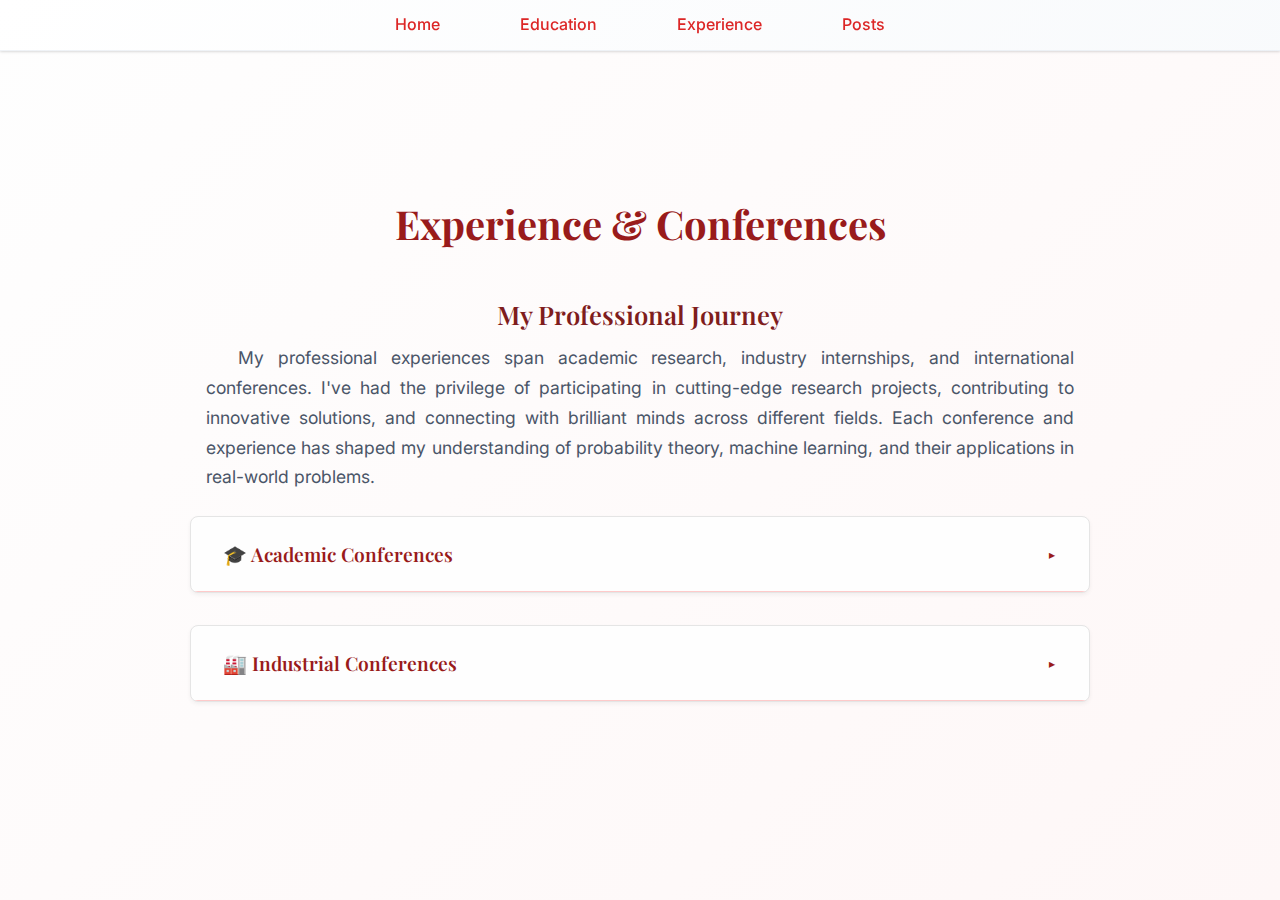
<file: experience.html>
<!DOCTYPE html>
<html lang="en">
<head>
    <meta charset="UTF-8">
    <meta name="viewport" content="width=device-width, initial-scale=1.0">
    <title>Experience - Wancheng Lin</title>
    <link rel="preconnect" href="https://fonts.googleapis.com">
    <link rel="preconnect" href="https://fonts.gstatic.com" crossorigin>
    <link href="https://fonts.googleapis.com/css2?family=Playfair+Display:wght@400;600;700&family=Inter:wght@300;400;500;600&display=swap" rel="stylesheet">
    <link rel="stylesheet" href="styles.css">
</head>
<body>
    <!-- Fixed Navigation -->
    <nav class="navbar">
        <div class="nav-container">
            <a href="home.html" class="nav-link">Home</a>
            <a href="education.html" class="nav-link">Education</a>
            <a href="experience.html" class="nav-link active">Experience</a>
            <a href="posts.html" class="nav-link">Posts</a>
        </div>
    </nav>

    <!-- Experience Page -->
    <section class="page-section">
        <div class="container">
            <h2 class="section-title">Experience & Conferences</h2>
            
            <div class="intro-section">
                <h2 class="intro-title">My Professional Journey</h2>
                <p class="intro-text">
                    My professional experiences span academic research, industry internships, and international conferences. 
                    I've had the privilege of participating in cutting-edge research projects, contributing to innovative solutions, 
                    and connecting with brilliant minds across different fields. Each conference and experience has shaped my 
                    understanding of probability theory, machine learning, and their applications in real-world problems.
                </p>
            </div>
            
            <div class="experience-categories">

                <!-- Academic Conferences -->
                <div class="experience-category">
                    <button class="category-header" data-target="academic-conferences">
                        <span class="category-title">🎓 Academic Conferences</span>
                        <span class="category-icon">▸</span>
                    </button>
                    <div class="category-content" id="academic-conferences">
                        <div class="conference-list">
                            <div class="conference-item">
                                <span class="conference-name"><a href="https://bayesian.org/isba2022/" target="_blank" rel="noopener noreferrer">ISBA World Meeting 2022</a></span>
                                <span class="conference-location">Montreal, Canada</span>
                            </div>
                            <div class="conference-item">
                                <span class="conference-name"><a href="https://stor.unc.edu/storfest/" target="_blank" rel="noopener noreferrer">STORFest 2023</a></span>
                                <span class="conference-location">Chapel Hill, NC</span>
                            </div>
                            <div class="conference-item">
                                <span class="conference-name"><a href="https://meetings.informs.org/wordpress/seattle2024/" target="_blank" rel="noopener noreferrer">INFORMS 2024</a></span>
                                <span class="conference-location">Seattle, WA</span>
                            </div>
                            <div class="conference-item">
                                <span class="conference-name"><a href="https://eva2025.unc.edu/" target="_blank" rel="noopener noreferrer">Extreme Value Analysis 2025</a></span>
                                <span class="conference-location">Chapel Hill, NC</span>
                            </div>
                        </div>
                    </div>
                </div>

                <!-- Industrial Conferences -->
                <div class="experience-category">
                    <button class="category-header" data-target="industrial-conferences">
                        <span class="category-title">🏭 Industrial Conferences</span>
                        <span class="category-icon">▸</span>
                    </button>
                    <div class="category-content" id="industrial-conferences">
                        <div class="conference-list">
                            <div class="conference-item">
                                <span class="conference-name"><a href="https://www.prnasia.com/story/268805-1.shtml" target="_blank" rel="noopener noreferrer">极客公园新大会 2019</a></span>
                                <span class="conference-location">北京, China</span>
                            </div>
                            <div class="conference-item">
                                <span class="conference-name"><a href="https://www.ethdenver.com/" target="_blank" rel="noopener noreferrer">ETHDenver 2025</a></span>
                                <span class="conference-location">Colorado, USA</span>
                            </div>
                            <div class="conference-item">
                                <span class="conference-name"><a href="https://solana.com/events" target="_blank" rel="noopener noreferrer">Solana Scale or Die & Ship or Die 2025</a></span>
                                <span class="conference-location">NYC, USA</span>
                            </div>
                        </div>
                    </div>
                </div>
            </div>
        </div>
    </section>

    <script src="script.js"></script>
</body>
</html>
</file>
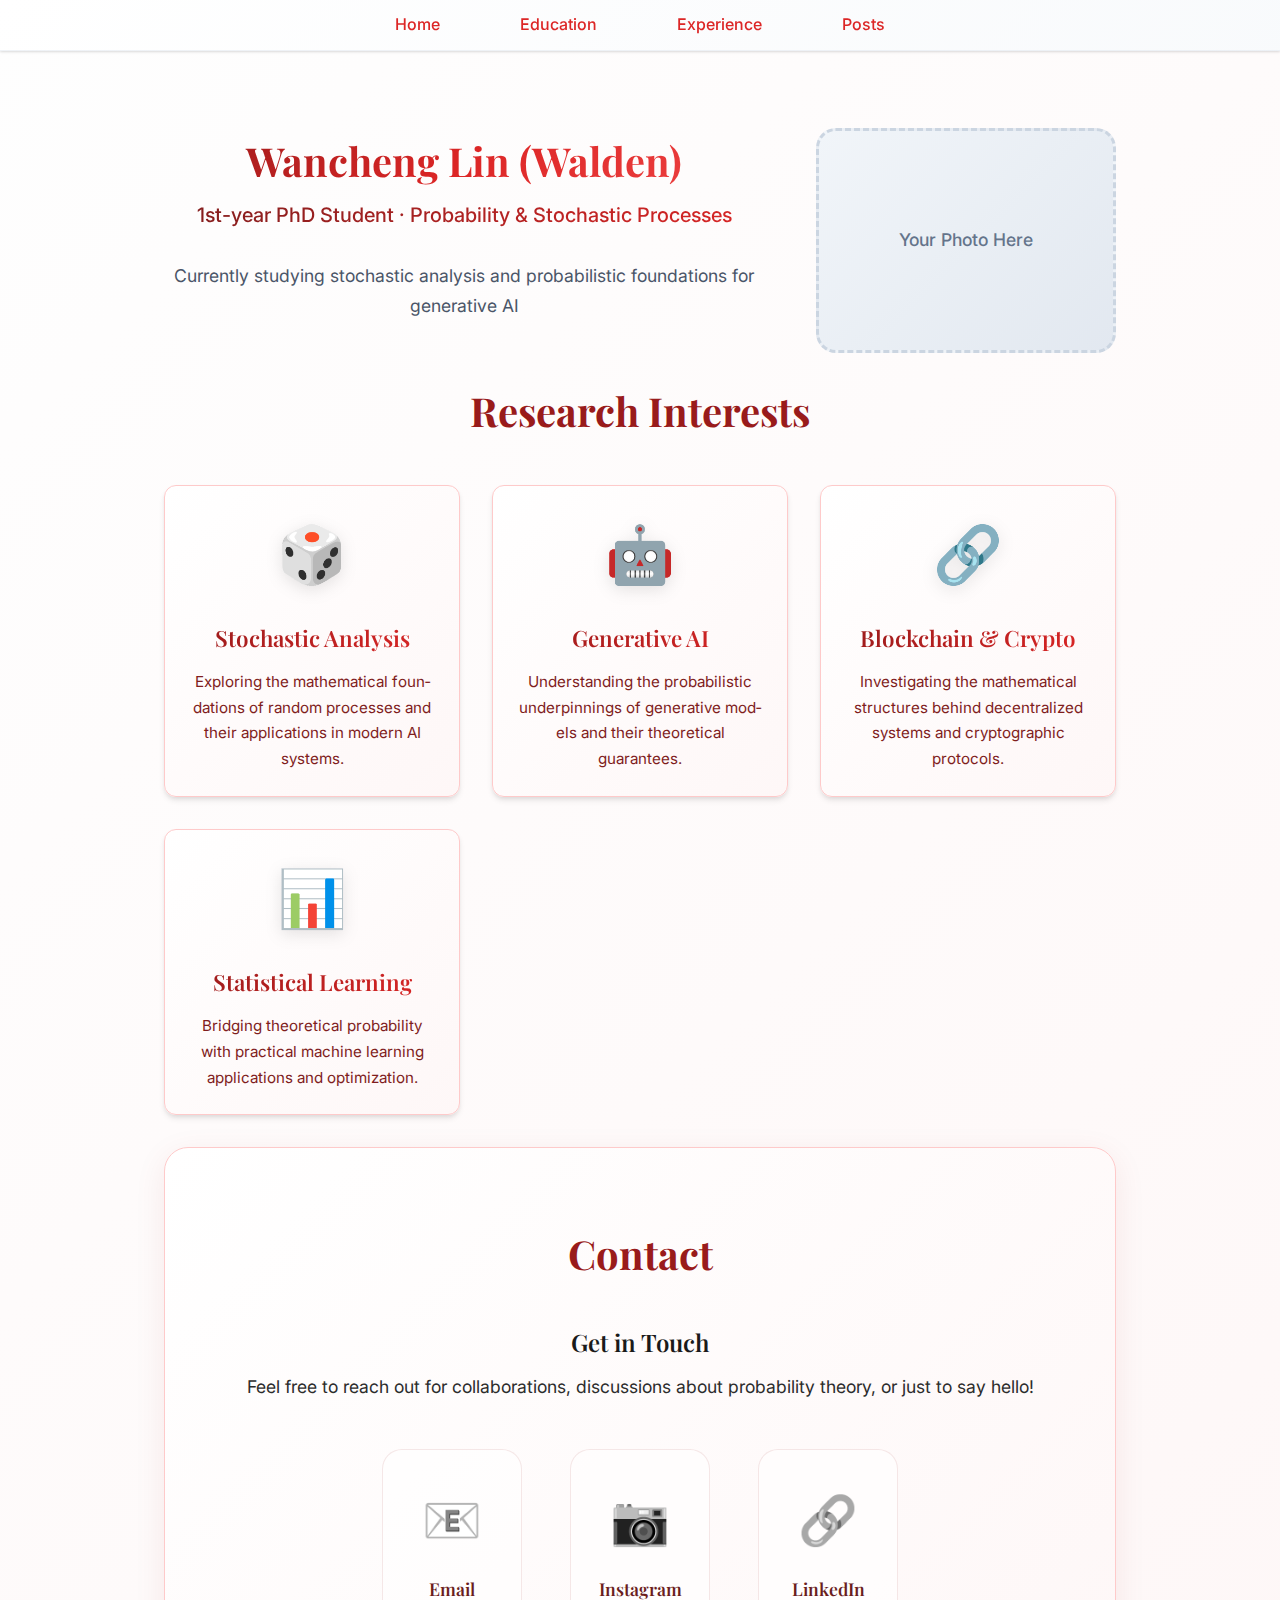
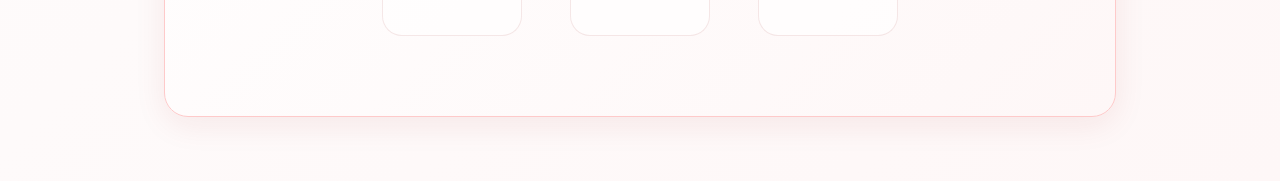
<file: home.html>
<!DOCTYPE html>
<html lang="en">
<head>
    <meta charset="UTF-8">
    <meta name="viewport" content="width=device-width, initial-scale=1.0">
    <title>Wancheng Lin - Walden</title>
    <link rel="preconnect" href="https://fonts.googleapis.com">
    <link rel="preconnect" href="https://fonts.gstatic.com" crossorigin>
    <link href="https://fonts.googleapis.com/css2?family=Playfair+Display:wght@400;600;700&family=Inter:wght@300;400;500;600&display=swap" rel="stylesheet">
    <link rel="stylesheet" href="styles.css">
</head>
<body>
    <!-- Fixed Navigation -->
    <nav class="navbar">
        <div class="nav-container">
            <a href="home.html" class="nav-link active">Home</a>
            <a href="education.html" class="nav-link">Education</a>
            <a href="experience.html" class="nav-link">Experience</a>
            <a href="posts.html" class="nav-link">Posts</a>
        </div>
    </nav>

    <!-- Home Section -->
    <section class="page-section">
        <div class="container">
            <div class="hero">
                <div class="hero-content">
                    <h1 class="hero-title">Wancheng Lin (Walden)</h1>
                    <p class="hero-tagline">1st-year PhD Student · Probability & Stochastic Processes</p>
                    <div class="hero-intro">
                        <p>Currently studying stochastic analysis and probabilistic foundations for generative AI</p>
                    </div>
                </div>
                <div class="hero-image">
                    <!-- Space for your picture -->
                    <div class="image-placeholder">
                        <span>Your Photo Here</span>
                    </div>
                </div>
            </div>
            
            <!-- Research Interests Section -->
            <div class="research-section">
                <h2 class="section-title">Research Interests</h2>
                <div class="interests-grid">
                    <div class="interest-card">
                        <div class="interest-icon">🎲</div>
                        <h3>Stochastic Analysis</h3>
                        <p>Exploring the mathematical foundations of random processes and their applications in modern AI systems.</p>
                    </div>
                    <div class="interest-card">
                        <div class="interest-icon">🤖</div>
                        <h3>Generative AI</h3>
                        <p>Understanding the probabilistic underpinnings of generative models and their theoretical guarantees.</p>
                    </div>
                    <div class="interest-card">
                        <div class="interest-icon">🔗</div>
                        <h3>Blockchain & Crypto</h3>
                        <p>Investigating the mathematical structures behind decentralized systems and cryptographic protocols.</p>
                    </div>
                    <div class="interest-card">
                        <div class="interest-icon">📊</div>
                        <h3>Statistical Learning</h3>
                        <p>Bridging theoretical probability with practical machine learning applications and optimization.</p>
                    </div>
                </div>
            </div>
            
            <!-- Contact Section -->
            <div class="contact-section">
                <h2 class="section-title">Contact</h2>
                <div class="contact-content">
                    <div class="contact-info">
                        <h3>Get in Touch</h3>
                        <p>Feel free to reach out for collaborations, discussions about probability theory, or just to say hello!</p>
                    </div>
                    
                    <div class="contact-icons">
                        <a href="mailto:wancheng@bu.edu" class="contact-link" aria-label="Email">
                            <span class="contact-icon">📧</span>
                            <span class="contact-label">Email</span>
                        </a>
                        <a href="https://instagram.com/waldendlin" class="contact-link" aria-label="Instagram" target="_blank" rel="noopener noreferrer">
                            <span class="contact-icon">📷</span>
                            <span class="contact-label">Instagram</span>
                        </a>
                        <a href="https://www.linkedin.com/in/waldenlin/" class="contact-link" aria-label="LinkedIn" target="_blank" rel="noopener noreferrer">
                            <span class="contact-icon">🔗</span>
                            <span class="contact-label">LinkedIn</span>
                        </a>
                    </div>
                </div>
            </div>
        </div>
    </section>

    <script src="script.js"></script>
</body>
</html>
</file>
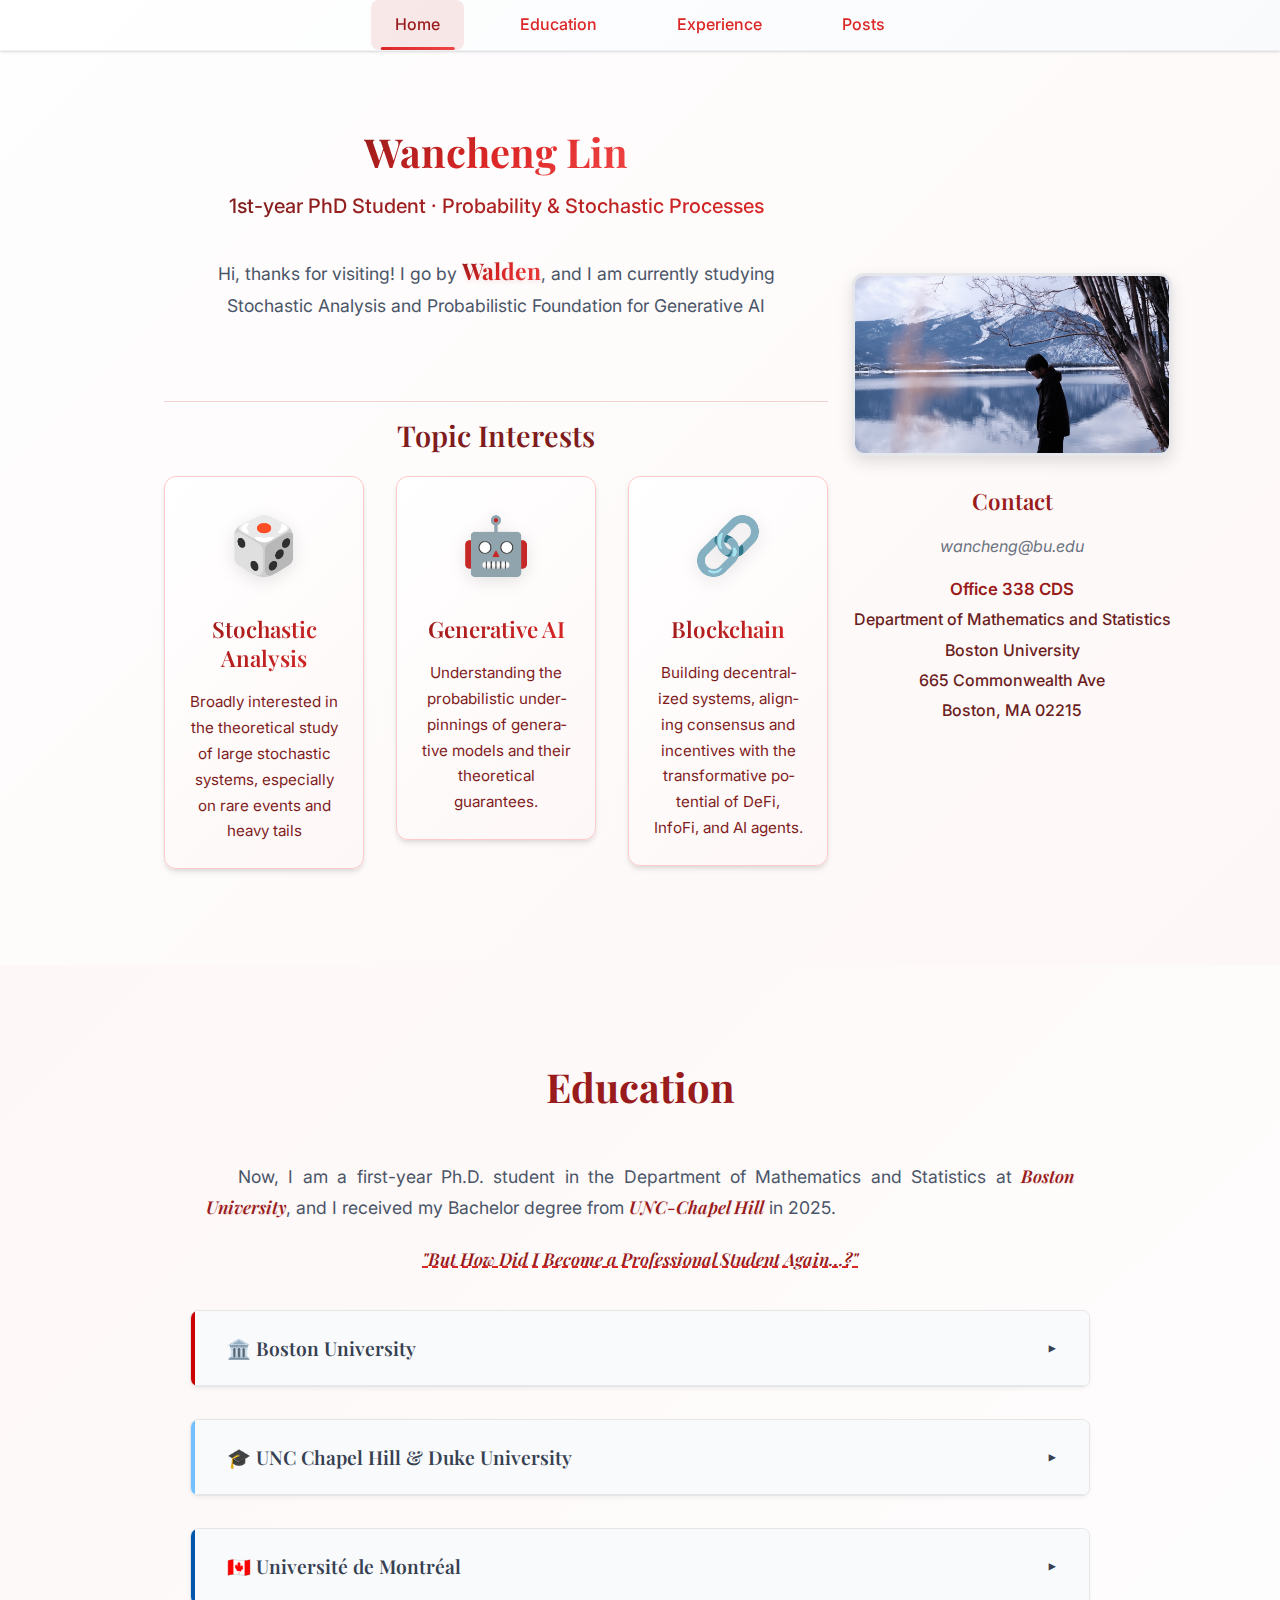
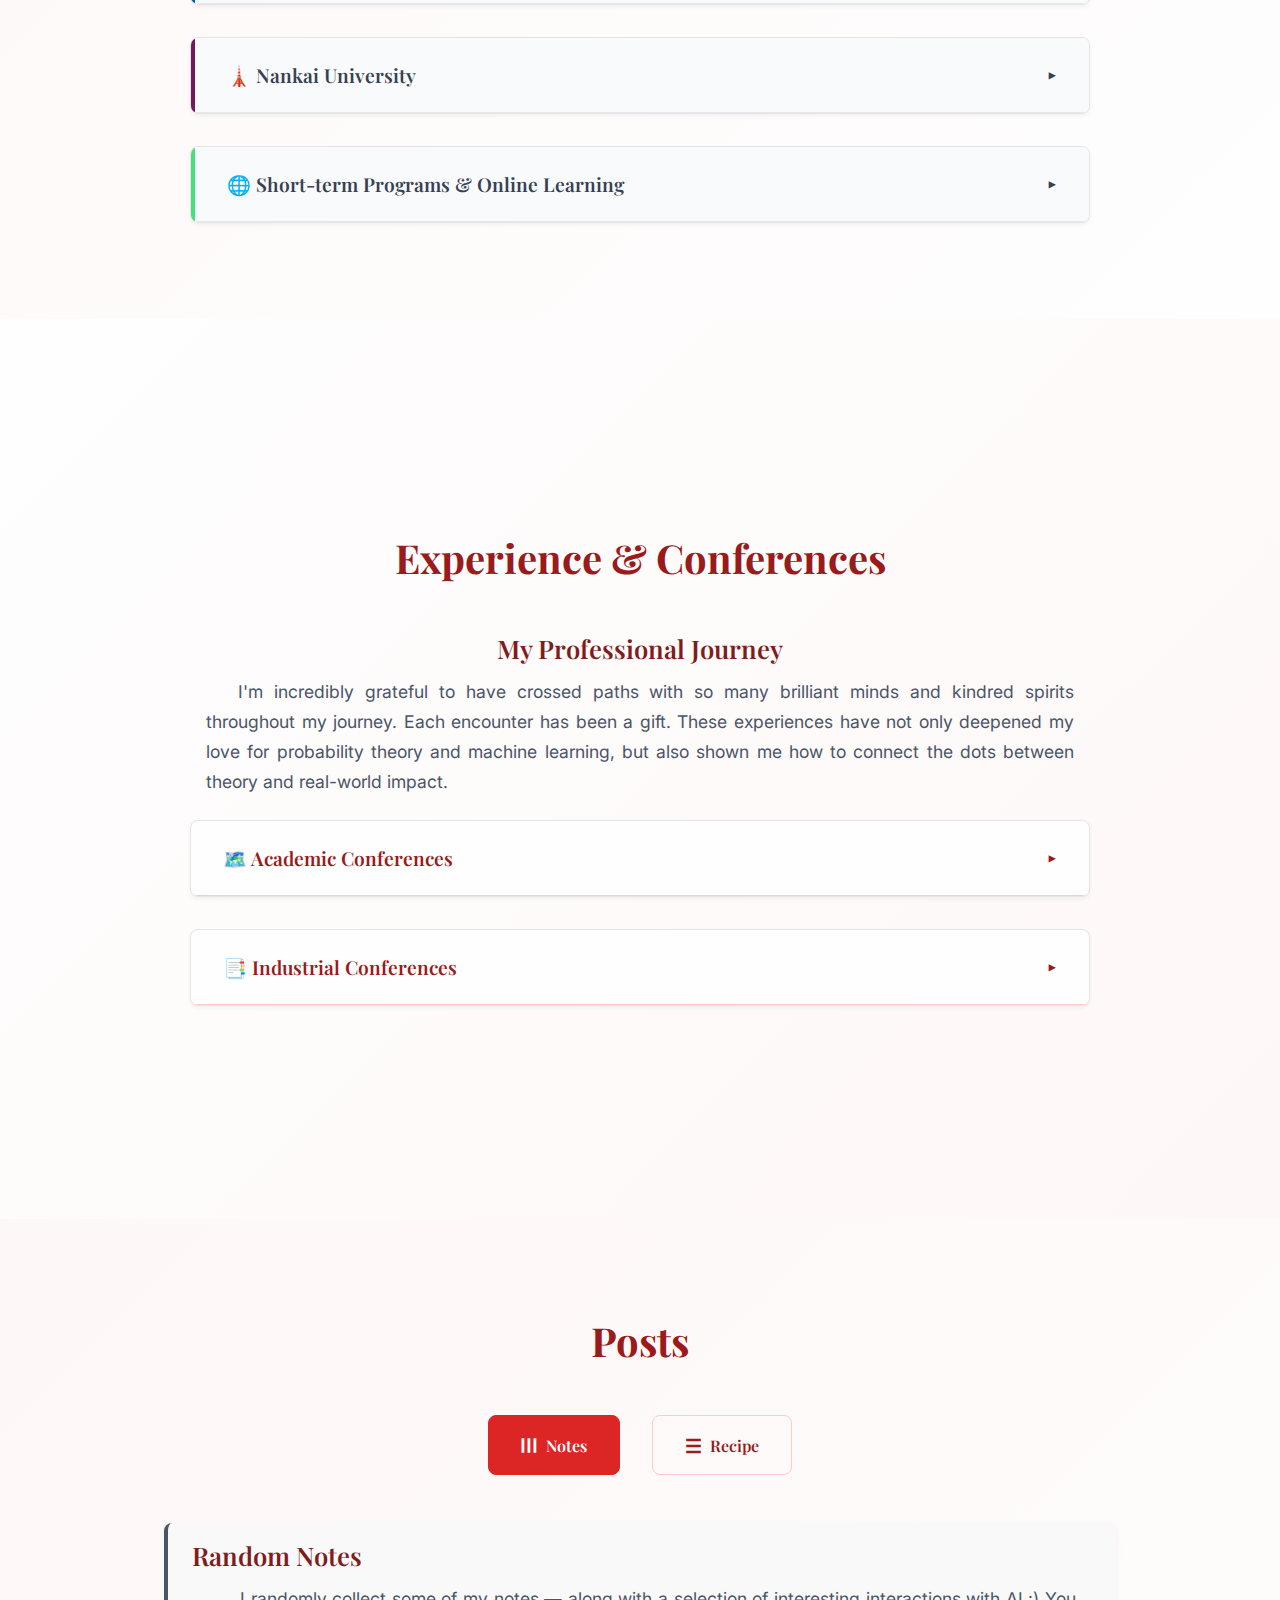
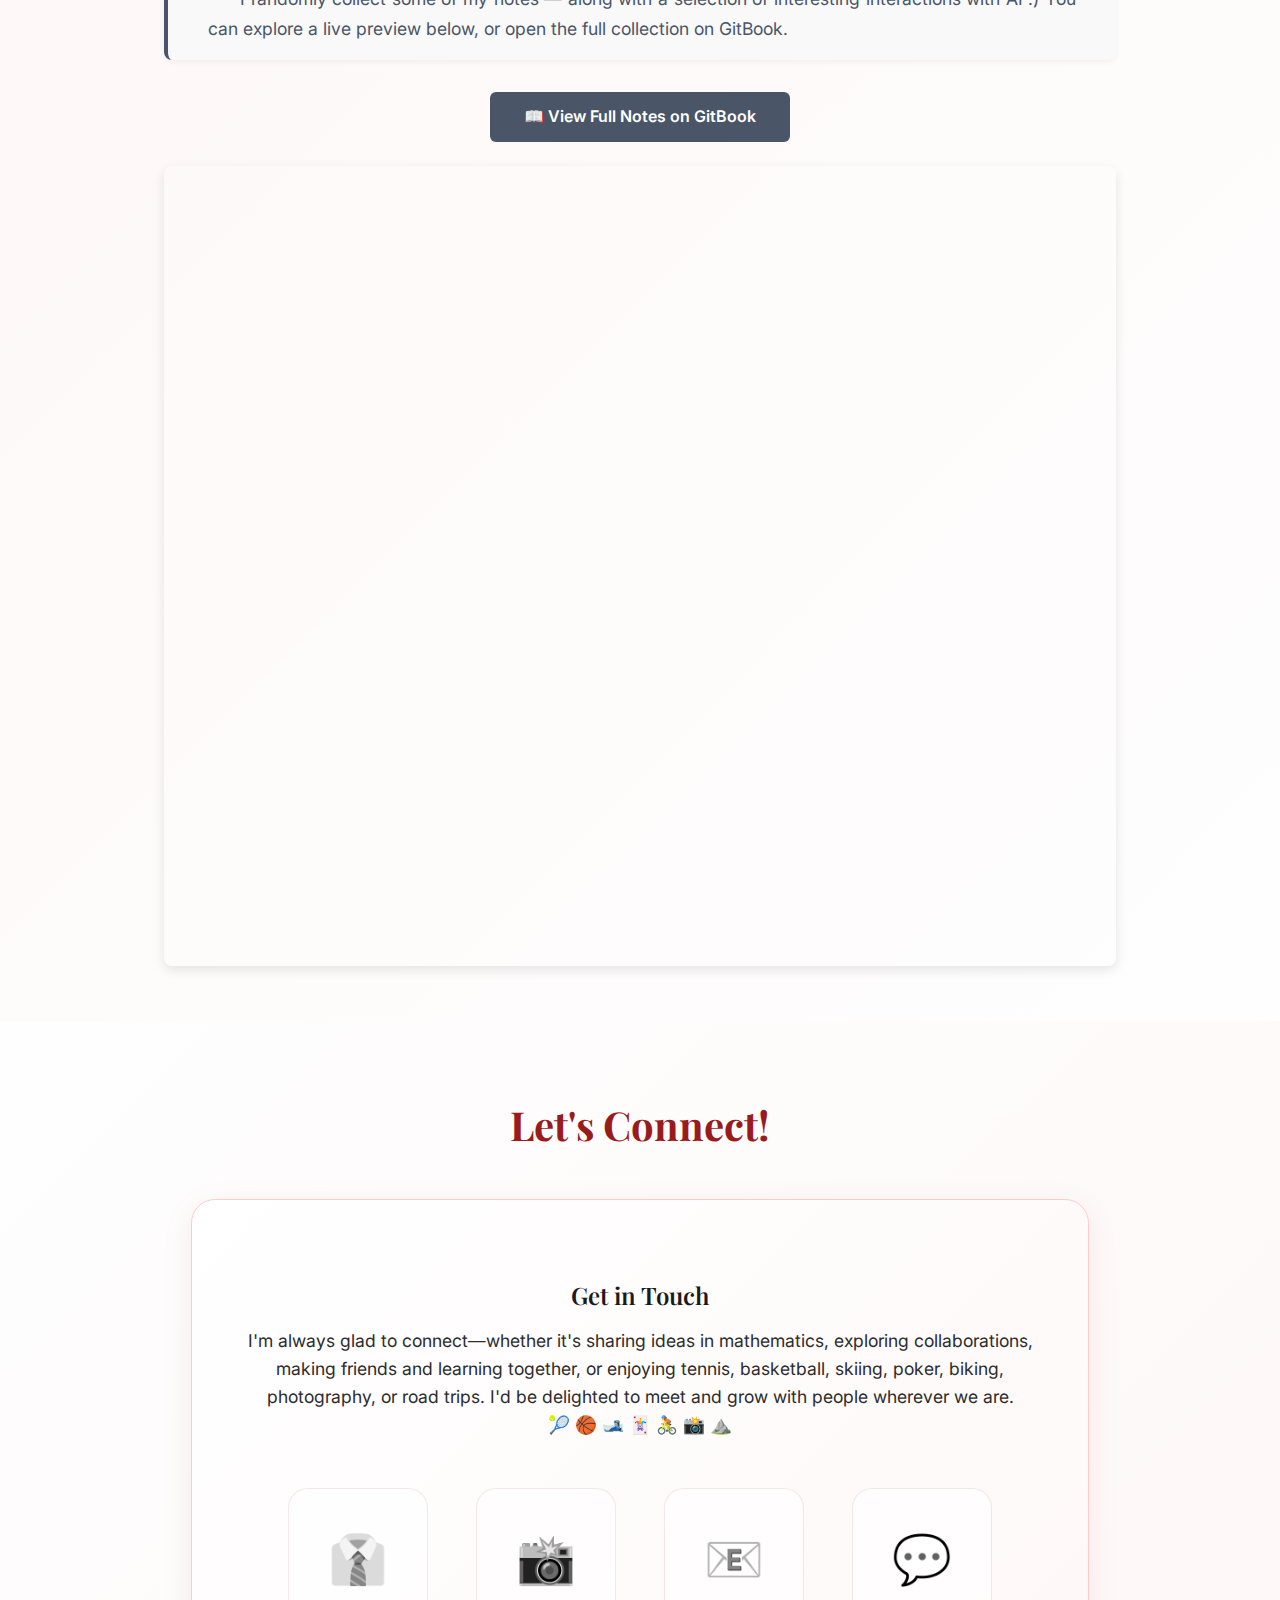
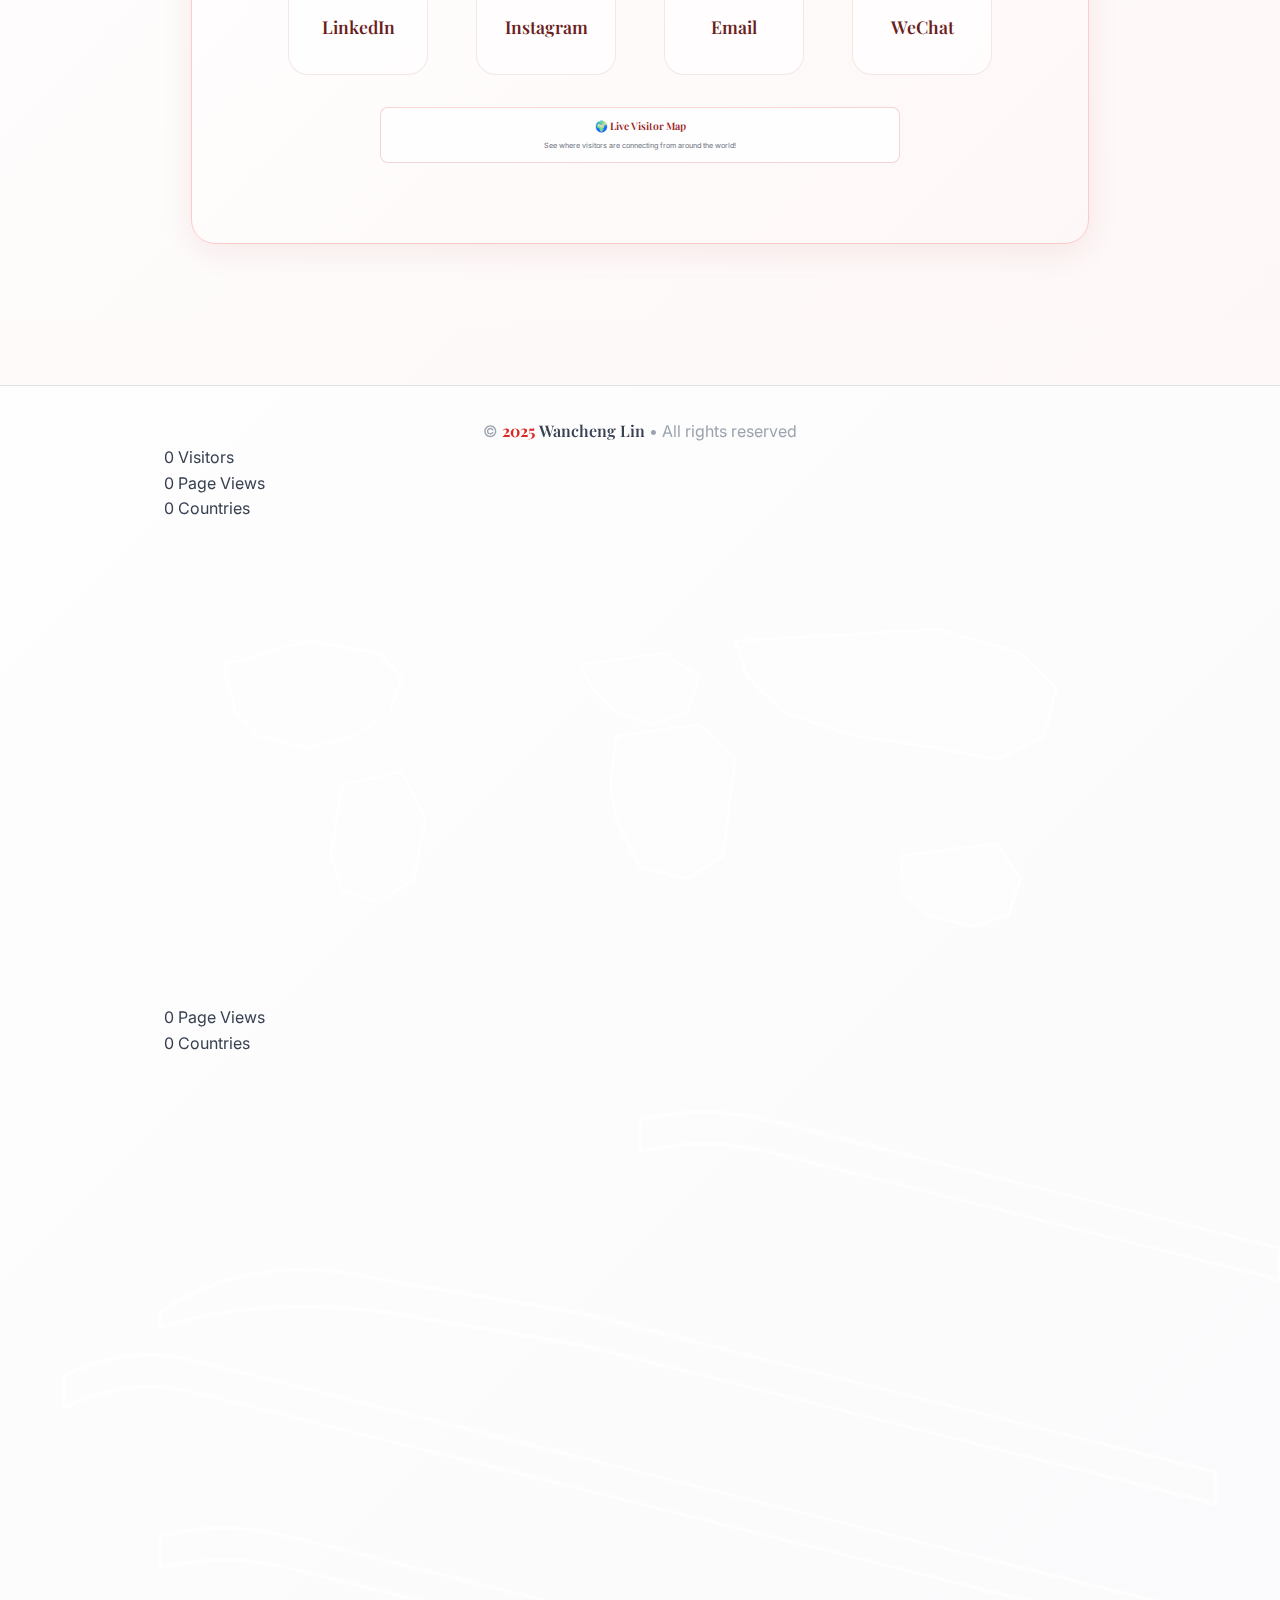
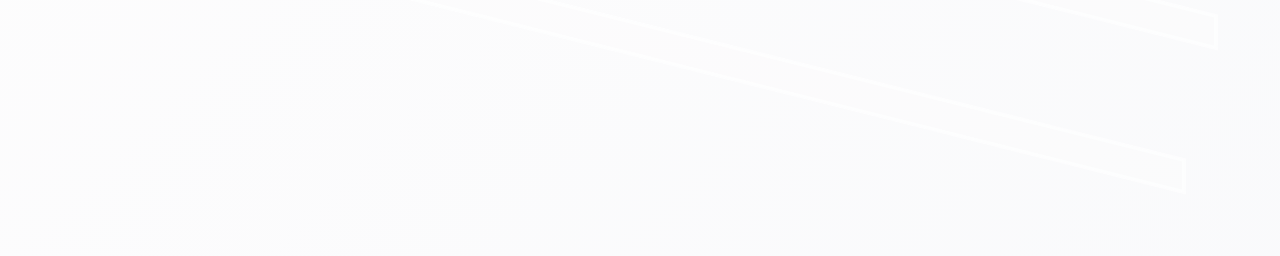
<file: index_backup.html>
<!DOCTYPE html>
<html lang="en">
<head>
    <meta charset="UTF-8">
    <meta name="viewport" content="width=device-width, initial-scale=1.0, viewport-fit=cover">
    <title>Wancheng Lin - Walden</title>
    <link rel="preconnect" href="https://fonts.googleapis.com">
    <link rel="preconnect" href="https://fonts.gstatic.com" crossorigin>
    <link href="https://fonts.googleapis.com/css2?family=Playfair+Display:wght@400;600;700&family=Inter:wght@300;400;500;600&display=swap" rel="stylesheet">
    <link rel="stylesheet" href="styles.css">
</head>
<body>
    <!-- Fixed Navigation -->
    <nav class="navbar">
        <div class="nav-container">
            <a href="#home" class="nav-link active">Home</a>
            <a href="#education" class="nav-link">Education</a>
            <a href="#experience" class="nav-link">Experience</a>
            <a href="#posts" class="nav-link">Posts</a>
        </div>
    </nav>

    <!-- Home Section -->
    <section id="home" class="page-section">
        <div class="container">
            <div class="hero">
                <div class="hero-content">
                    <div class="hero-text">
                    <h1 class="hero-title">Wancheng Lin</h1>
                        <p class="hero-tagline">1st-year PhD Student · Probability & Stochastic Processes </p>
                    <div class="hero-intro">
                            <p>Hi, thanks for visiting! I go by <span class="walden-name">Walden</span>, and I am currently studying Stochastic Analysis and Probabilistic Foundation for Generative AI</p>
                        </div>
                    </div>
                    
                    <!-- Research Interests Integrated -->
                    <div class="research-interests">
                        <h2 class="research-title">Topic Interests</h2>
                        <div class="interests-grid">
                            <div class="interest-card">
                                <div class="interest-icon">🎲</div>
                                <h3>Stochastic Analysis</h3>
                                <p>Broadly interested in the theoretical study of large stochastic systems, especially on rare events and heavy tails</p>
                            </div>
                            <div class="interest-card">
                                <div class="interest-icon">🤖</div>
                                <h3>Generative AI</h3>
                                <p>Understanding the probabilistic underpinnings of generative models and their theoretical guarantees.</p>
                            </div>
                            <div class="interest-card">
                                <div class="interest-icon">🔗</div>
                                <h3>Blockchain</h3>
                                <p>Building decentralized systems, aligning consensus and incentives with the transformative potential of DeFi, InfoFi, and AI agents.</p>
                            </div> 
                        </div>
                    </div>
                </div>
                <div class="hero-image">
                    <!-- Your photo -->
                    <img src="me.jpeg" alt="Me in Colorado" class="hero-photo">
                    
                    <!-- Contact Information -->
                    <div class="hero-contact-info">
                        <h3 class="contact-title">Contact</h3>
                        <p class="contact-email">wancheng@bu.edu</p>
                        <div class="contact-address">
                            <p>Office 338 CDS</p>
                            <p>Department of Mathematics and Statistics</p>
                            <p>Boston University</p>
                            <p>665 Commonwealth Ave</p>
                            <p>Boston, MA 02215</p>
                        </div>
                    </div>
                </div>
            </div>
        </div>
    </section>

    <!-- Education Section -->
    <section id="education" class="page-section">
        <div class="container">
            <h2 class="section-title">Education</h2>
            
            <div class="intro-section">
                <p class="intro-text">
                    Now, I am a first-year Ph.D. student in the Department of Mathematics and Statistics at <span class="institution-name">Boston University</span>, and I received my Bachelor degree from <span class="institution-name">UNC-Chapel Hill</span> in 2025. 
                </p>
                
                <div style="text-align: center;">
                    <button class="category-header education-story-title" data-target="education-story-content">
                        "But How Did I Become a Professional Student Again...?"
                    </button>
                </div>
                <div class="category-content" id="education-story-content">
                    <p class="intro-text">
                        My educational path has been unconventional yet deeply rewarding. I began as an undecided undergrad exploring Actuarial Science/Accounting/Data Science at <span class="institution-name">Nankai University</span> for two years during the global pandemic, while also joining short-term programs on basic computer science at <span class="institution-name">Peking University</span>, <span class="institution-name">Fudan University</span>, and <span class="institution-name">Oxford University</span>. Before coming to the U.S., I completed a Globalink Mitacs internship at the <span class="institution-name">Université de Montréal, Canada</span>. Later, I transferred to <span class="institution-name">UNC</span>, where I studied <span class="institution-name"><a href="https://math.unc.edu/" target="_blank" rel="noopener noreferrer">@MATH</a></span> and <span class="institution-name"><a href="https://stor.unc.edu/" target="_blank" rel="noopener noreferrer">@STOR</a></span> for three years, also taking a course at <span class="institution-name">Duke University</span>. Alongside formal study, much of my growth has been shaped by open platforms such as <span class="platform-name">YouTube</span>, <span class="platform-name">Bilibili</span>, <span class="platform-name">得到 (Dedao)</span>, <span class="platform-name">Coursera</span>, and <span class="platform-name">edX</span>. Now, as a Ph.D. student in Mathematics and Statistics at <span class="institution-name">Boston University</span>, I remain sincerely grateful for the high-quality education I have received throughout this journey—and above all, for the privilege of learning from truly exceptional mentors and teachers along the way.
                    </p>
                </div>
            </div>
            
            <div class="education-categories">
                <!-- Boston University (Current) -->
                <div class="education-category">
                    <button class="category-header" data-target="boston-content">
                        <span class="category-title">🏛️ Boston University</span>
                        <span class="category-icon">▸</span>
                    </button>
                    <div class="category-content" id="boston-content">
                        <div class="course-list">
                            <div class="course-item">
                                <span class="course-name">Probability Theory</span>
                                <span class="course-instructor"><a href="https://math.bu.edu/people/kspiliop/" target="_blank" rel="noopener noreferrer">Prof. Konstantinos Spiliopoulos</a></span>
                            </div>
                            <div class="course-item">
                                <span class="course-name">Advanced Stochastic Processes</span>
                                <span class="course-instructor"><a href="https://math.bu.edu/people/bourguin/" target="_blank" rel="noopener noreferrer">Prof. Solesne Bourguin</a></span>
                            </div>
                            <div class="course-item">
                                <span class="course-name">Algorithms for Machine Learning</span>
                                <span class="course-instructor"><a href="https://cs-people.bu.edu/aene/" target="_blank" rel="noopener noreferrer">Prof. Alina Ene</a></span>
                            </div>
                        </div>
                    </div>
                </div>

                <!-- UNC Chapel Hill & Duke University -->
                <div class="education-category">
                    <button class="category-header" data-target="unc-duke-content">
                        <span class="category-title">🎓 UNC Chapel Hill & Duke University</span>
                        <span class="category-icon">▸</span>
                    </button>
                    <div class="category-content" id="unc-duke-content">
                        <div class="course-list">
                            <div class="course-item">
                                <span class="course-name">Advanced Calculus I</span>
                                <span class="course-instructor"><a href="https://hans.unc.edu/" target="_blank" rel="noopener noreferrer">Prof. Hans Christianson</a></span>
                            </div>
                            <div class="course-item">
                                <span class="course-name">Advanced Calculus II</span>
                                <span class="course-instructor"><a href="https://mtaylor.web.unc.edu/" target="_blank" rel="noopener noreferrer">Prof. Michael Taylor</a></span>
                            </div>
                            <div class="course-item">
                                <span class="course-name">Topology</span>
                                <span class="course-instructor"><a href="https://hong.web.unc.edu/" target="_blank" rel="noopener noreferrer">Prof. Jiuzu Hong</a></span>
                            </div>
                            <div class="course-item">
                                <span class="course-name">Algebraic Structure</span>
                                <span class="course-instructor"><a href="https://varchenko.web.unc.edu/" target="_blank" rel="noopener noreferrer">Prof. Alexander Varchenko</a></span>
                            </div>
                            <div class="course-item">
                                <span class="course-name">Measure Theory & Integration</span>
                                <span class="course-instructor"><a href="https://math.unc.edu/people/mark-williams/" target="_blank" rel="noopener noreferrer">Prof. Mark Williams</a></span>
                            </div>
                            <div class="course-item">
                                <span class="course-name">Ordinary Differential Equations (H)</span>
                                <span class="course-instructor"><a href="https://sites.google.com/view/jian-wang-math/" target="_blank" rel="noopener noreferrer">Dr. Jian Wang</a></span>
                            </div>
                            <div class="course-item">
                                <span class="course-name">Partial Differential Equations</span>
                                <span class="course-instructor"><a href="https://marzuola.web.unc.edu/" target="_blank" rel="noopener noreferrer">Prof. Jeremy Marzuola</a></span>
                            </div>
                            <div class="course-item">
                                <span class="course-name">Functional Analysis</span>
                                <span class="course-instructor"><a href="https://idrisassani.web.unc.edu/" target="_blank" rel="noopener noreferrer">Prof. Idris Assani</a></span>
                            </div>
                            <div class="course-item">
                                <span class="course-name">Probability II</span>
                                <span class="course-instructor"><a href="https://sayan.web.unc.edu/" target="_blank" rel="noopener noreferrer">Prof. Sayan Banerjee</a></span>
                            </div>
                            <div class="course-item">
                                <span class="course-name">Mathematical Statistics</span>
                                <span class="course-instructor"><a href="https://hannig.web.unc.edu/" target="_blank" rel="noopener noreferrer">Prof. Jan Hannig</a></span>
                            </div>
                            <div class="course-item">
                                <span class="course-name">Theoretical Statistics II</span>
                                <span class="course-instructor"><a href="https://nobel.web.unc.edu/" target="_blank" rel="noopener noreferrer">Prof. Andrew Nobel</a></span>
                            </div>
                            <div class="course-item">
                                <span class="course-name">Stochastic Models I</span>
                                <span class="course-instructor"><a href="https://nta.web.unc.edu/" target="_blank" rel="noopener noreferrer">Prof. Nilay Argon</a></span>
                            </div>
                            <div class="course-item">
                                <span class="course-name">Stochastic Models II</span>
                                <span class="course-instructor"><a href="https://ziya.web.unc.edu/" target="_blank" rel="noopener noreferrer">Prof. Serhan Ziya</a></span>
                            </div>
                            <div class="course-item">
                                <span class="course-name">Simulation Modeling</span>
                                <span class="course-instructor"><a href="https://molvera.web.unc.edu/" target="_blank" rel="noopener noreferrer">Prof. Mariana Olvera-Cravioto</a></span>
                            </div>
                            <div class="course-item">
                                <span class="course-name">Markov Decision Process & RL</span>
                                <span class="course-instructor"><a href="https://gtchen430.github.io/index.html" target="_blank" rel="noopener noreferrer">Prof. Guanting Chen</a></span>
                            </div>
                            <div class="course-item">
                                <span class="course-name">Auction and Learning Theory</span>
                                <span class="course-instructor"><a href="https://gtchen430.github.io/index.html" target="_blank" rel="noopener noreferrer">Mentor: Prof. Guanting Chen</a></span>
                            </div>
                            <div class="course-item">
                                <span class="course-name">Optimization for ML & DS</span>
                                <span class="course-instructor"><a href="https://michaeljoneill.github.io/" target="_blank" rel="noopener noreferrer">Prof. Michael O'Neil</a></span>
                            </div>
                            <div class="course-item">
                                <span class="course-name">Data Driven Decision Models</span>
                                <span class="course-instructor"><a href="https://vkulkarn.web.unc.edu/" target="_blank" rel="noopener noreferrer">Prof. Vidyadhar Kulkarni</a></span>
                            </div>
                            <div class="course-item">
                                <span class="course-name">Advanced Probability for Applications</span>
                                <span class="course-instructor"><a href="https://shankarbhamidi.web.unc.edu/" target="_blank" rel="noopener noreferrer">Prof. Shankar Bhamidi</a></span>
                            </div>
                            <div class="course-item">
                                <span class="course-name">Weak convergence and local weak convergence</span>
                                <span class="course-instructor"><a href="https://sites.google.com/view/xiangying-huangs-home-page/home" target="_blank" rel="noopener noreferrer">Prof. Zoe Huang</a></span>
                            </div>
                            <div class="course-item">
                                <span class="course-name">Dynamic Programming & Stochastic Control (Duke)</span>
                                <span class="course-instructor"><a href="https://www.fuqua.duke.edu/faculty/peng-sun" target="_blank" rel="noopener noreferrer">Prof. Peng Sun</a></span>
                            </div>
                            <div class="course-item">
                                <span class="course-name"><a href="https://comp126.com/" target="_blank" rel="noopener noreferrer">Practical Web Design & Development for Everyone</a></span>
                                <span class="course-instructor">Prof. Tessa Nicholas</span>
                            </div>
                            <div class="course-item" style="grid-column: span 2;">
                                <span class="course-name">Rare Events and Heavy-Tailed Phenomenon: from Queuing and Insurance Ruin to Random Graph and Complex Network</span>
                                <span class="course-instructor"><a href="https://molvera.web.unc.edu/" target="_blank" rel="noopener noreferrer">Honor Thesis Advisor: Prof. Mariana Olvera-Cravioto</a></span>
                            </div>
                        </div>
                    </div>
                </div>

                <!-- Université de Montréal -->
                <div class="education-category">
                    <button class="category-header" data-target="udem-content">
                        <span class="category-title">🇨🇦 Université de Montréal</span>
                        <span class="category-icon">▸</span>
                    </button>
                    <div class="category-content" id="udem-content">
                        <div class="course-list">
                            <div class="course-item" style="grid-column: span 2;">
                                <span class="course-name">Bayesian Robust Statistics with Applications in Actuarial Science</span>
                                <span class="course-instructor">Globalink Mitacs Research Intern</span>
                                <span class="course-instructor">Mentor: <a href="https://philippegagnonphd.github.io/website/" target="_blank" rel="noopener noreferrer">Philippe Gagnon</a></span>
                            </div>
                        </div>
                    </div>
                </div>

                <!-- Nankai University -->
                <div class="education-category">
                    <button class="category-header" data-target="nankai-content">
                        <span class="category-title">🗼 Nankai University</span>
                        <span class="category-icon">▸</span>
                    </button>
                    <div class="category-content" id="nankai-content">
                        <div class="course-list">
                            <div class="course-item">
                                <span class="course-name">Econometrics</span>
                            </div>
                            <div class="course-item">
                                <span class="course-name">Introductory Microeconomics</span>
                            </div>
                            <div class="course-item">
                                <span class="course-name">Intermediate Microeconomics</span>
                            </div>
                            <div class="course-item">
                                <span class="course-name">Introductory Macroeconomics</span>
                            </div>
                            <div class="course-item">
                                <span class="course-name">Intermediate Macroeconomics</span>
                            </div>
                            <div class="course-item">
                                <span class="course-name">Investment</span>
                            </div>
                            <div class="course-item">
                                <span class="course-name">Financial Accounting</span>
                            </div>
                            <div class="course-item">
                                <span class="course-name">Finance</span>
                            </div>
                            <div class="course-item">
                                <span class="course-name">Theory of Interest</span>
                            </div>
                            <div class="course-item">
                                <span class="course-name">Insurance and Risk Management</span>
                            </div>
                            <div class="course-item">
                                <span class="course-name">Corporate Finance</span>
                            </div>
                            <div class="course-item">
                                <span class="course-name">Data Structures and Algorithms</span>
                            </div>
                            <div class="course-item">
                                <span class="course-name">Actuarial Modelling</span>
                                <span class="course-instructor"><a href="https://cias.nankai.edu.cn/sztd/zlzjs.htm" target="_blank" rel="noopener">Lianzeng Zhang</a></span>
                            </div>
                            <div class="course-item">
                                <span class="course-name">Machine Learning and R</span>
                                <span class="course-instructor"><a href="https://cias.nankai.edu.cn/sztd/zlzjs.htm" target="_blank" rel="noopener">Lianzeng Zhang</a></span>
                            </div>
                            <div class="course-item">
                                <span class="course-name">Dynamic Decision Making</span>
                                <span class="course-instructor"><a href="https://cias.nankai.edu.cn/sztd/cxwjs.htm" target="_blank" rel="noopener">Xiaowei Chen</a></span>
                            </div>
                        </div>
                        
                        <!-- Expandable Fun Fact -->
                        <div class="expandable-fun-fact">
                            <button class="fun-fact-toggle" data-target="nankai-fun-fact-content">
                                <span class="fun-fact-icon">💡</span>
                                <span class="fun-fact-title">Fun fact for friends who don't know Nankai</span>
                                <span class="fun-fact-arrow">▾</span>
                            </button>
                            <div class="fun-fact-content" id="nankai-fun-fact-content">
                                <div class="fun-fact-card">
                                    <!-- Text will be typed into this <p> -->
                                    <p id="fun-fact-typed"></p>
                                </div>
                            </div>
                        </div>
                    </div>
                </div>

                <!-- Short-term Programs & Online Learning -->
                <div class="education-category">
                    <button class="category-header" data-target="shortterm-content">
                        <span class="category-title">🌐 Short-term Programs & Online Learning</span>
                        <span class="category-icon">▸</span>
                    </button>
                    <div class="category-content" id="shortterm-content">
                        <div class="course-list">
                            <div class="course-item">
                                <span class="course-name">Python (Summer School)</span>
                                <span class="course-instructor">Bin Chen (Peking University)</span>
                            </div>
                            <div class="course-item">
                                <span class="course-name">Internet Data Analysis & Research</span>
                                <span class="course-instructor">Oxford University</span>
                            </div>
                            <div class="course-item">
                                <span class="course-name">SoE Summer School</span>
                                <span class="course-instructor">Fudan University</span>
                            </div>
                            <div class="course-item">
                                <span class="course-name">Machine Learning Specialization</span>
                                <span class="course-instructor">Andrew Ng et al. - Coursera</span>
                            </div>
                            <div class="course-item">
                                <span class="course-name">Deep Learning Specialization</span>
                                <span class="course-instructor">Andrew Ng et al. - Coursera</span>
                            </div>
                            <div class="course-item">
                                <span class="course-name">Generative AI with Large Language Models</span>
                                <span class="course-instructor">Chris Fregly et al. - Coursera</span>
                            </div>
                            <div class="course-item">
                                <span class="course-name">Various ML & Statistics Courses</span>
                                <span class="course-instructor">YouTube, Bilibili, 得到</span>
                            </div>
                        </div>
                    </div>
                </div>
            </div>
        </div>
    </section>

    <!-- Experience Section -->
    <section id="experience" class="page-section">
        <div class="container">
            <h2 class="section-title">Experience & Conferences</h2>
            
            <div class="intro-section">
                <h2 class="intro-title">My Professional Journey</h2>
                <p class="intro-text">
                    I'm incredibly grateful to have crossed paths with so many brilliant minds and kindred spirits throughout my journey. Each encounter has been a gift. These experiences have not only deepened my love for probability theory and machine learning, but also shown me how to connect the dots between theory and real-world impact.
                </p>
            </div>
            
            <div class="experience-categories">
   

                <!-- Academic Conferences -->
                <div class="experience-category">
                    <button class="category-header" data-target="academic-conferences">
                        <span class="category-title">🗺️ Academic Conferences</span>
                        <span class="category-icon">▸</span>
                    </button>
                    <div class="category-content" id="academic-conferences">
                        <div class="conference-list">
                            <div class="conference-item">
                                <span class="conference-name"><a href="https://isbawebmaster.github.io/ISBA2022/" target="_blank" rel="noopener noreferrer">ISBA World Meeting 2022</a></span>
                                <span class="conference-location">Montreal, Canada</span>
                            </div>
                            <div class="conference-item">
                                <span class="conference-name"><a href="https://tarheels.live/storfest/" target="_blank" rel="noopener noreferrer">STORFest 2023</a></span>
                                <span class="conference-location">Chapel Hill, NC</span>
                            </div>
                            <div class="conference-item">
                                <span class="conference-name"><a href="https://meetings.informs.org/wordpress/seattle2024/" target="_blank" rel="noopener noreferrer">INFORMS Annual Meeting 2024</a></span>
                                <span class="conference-location">Seattle, WA</span>
                            </div>
                            <div class="conference-item">
                                <span class="conference-name"><a href="https://eva2025.unc.edu/" target="_blank" rel="noopener noreferrer">Extreme Value Analysis 2025</a></span>
                                <span class="conference-location">Chapel Hill, NC</span>
                            </div>
                        </div>
                    </div>
                </div>

                <!-- Industrial Conferences -->
                <div class="experience-category">
                    <button class="category-header" data-target="industrial-conferences">
                        <span class="category-title">📑 Industrial Conferences</span>
                        <span class="category-icon">▸</span>
                    </button>
                    <div class="category-content" id="industrial-conferences">
                        <div class="conference-list">
                            <div class="conference-item">
                                <span class="conference-name"><a href="https://baike.baidu.com/item/%E6%9E%81%E5%AE%A2%E5%85%AC%E5%9B%AD%E5%88%9B%E6%96%B0%E5%A4%A7%E4%BC%9A/20365690" target="_blank" rel="noopener noreferrer">极客公园创新大会 2019</a></span>
                                <span class="conference-location">北京, China</span>
                            </div>
                            <div class="conference-item">
                                <span class="conference-name"><a href="https://www.ethdenver.com/" target="_blank" rel="noopener noreferrer">ETHDenver 2025</a></span>
                                <span class="conference-location">Colorado, USA</span>
                            </div>
                            <div class="conference-item">
                                <span class="conference-name"><a href="https://solana.com/events" target="_blank" rel="noopener noreferrer">Solana Scale or Die & Ship or Die 2025</a></span>
                                <span class="conference-location">NYC, USA</span>
                            </div>
                            <div class="conference-item">
                                <span class="conference-name">SolanaBoston & <a href="https://www.ethboston.xyz/" target="_blank" rel="noopener noreferrer">ETH Boston 2025</a></span>
                                <span class="conference-location">Boston, USA</span>
                            </div>
                        </div>
                    </div>
                </div>

                
            </div>
        </div>
    </section>

    <!-- Posts Section -->
    <section id="posts" class="page-section">
        <div class="container">
            
            <h2 class="section-title">Posts</h2>
            
            <div class="posts-hamburger">
                <div class="hamburger-menu">
                    <button class="hamburger-button active" data-target="note-content">
                        <span class="hamburger-icon">☰</span>
                        <span class="hamburger-label">Notes</span>
                    </button>
                    <button class="hamburger-button" data-target="recipe-content">
                        <span class="hamburger-icon">☰</span>
                        <span class="hamburger-label">Recipe</span>
                    </button>
                </div>
                
                <div class="hamburger-content">
                    
                    
                    <div class="content-panel active" id="note-content">
                        <div class="notes-intro">
                            <h2 class="intro-title">Random Notes</h2>
                            <p class="intro-text">
                                I randomly collect some of my notes — along with a selection of interesting interactions with AI :)
                                You can explore a live preview below, or open the full collection on GitBook.
                            </p>
                        </div>
                        
                        <a href="https://walden.gitbook.io/collection" target="_blank" class="note-link">
                            📖 View Full Notes on GitBook
                        </a>
                        
                        <div class="gitbook-preview">
                            <iframe 
                                src="https://walden.gitbook.io/collection" 
                                frameborder="0" 
                                width="100%" 
                                height="800px" 
                                style="border-radius: 8px; overflow: hidden;">
                            </iframe>
                        </div>
                    </div>
                    
                    <div class="content-panel" id="recipe-content">
                        <h3 class="content-title">Recipes</h3>
                        <div class="recipes-content">
                            <article class="recipe-post">
                                <h4 class="recipe-title">美国PhD自制湘菜</h4>
                                <div class="recipe-content">
                                    <h5>🔍 美国食材做湘菜七招</h5>
                                    
                                    <div style="font-size: 0.9rem; line-height: 1.4;">
                                        <p><strong>一、辣椒调料：</strong>用哈瓦那辣椒或塞拉诺辣椒替代二荆条，亚洲超市买郫县豆瓣酱提味，干辣椒粉加白醋调出层次。</p>
                                        
                                        <p><strong>二、本地蔬菜：</strong>青椒、长豇豆、四季豆、羽衣甘蓝都能用，大蒜生姜爆香，大火快炒保持脆嫩。</p>
                                        
                                        <p><strong>三、肉类处理：</strong>猪肉牛肉鸡肉都行，切片要薄，料酒淀粉盐腌制，高温爆炒锁住肉汁。</p>
                                        
                                        <p><strong>四、调料搭配：</strong>本地调料配中式酱油香醋，蜂蜜替代白糖，米醋替代陈醋，橄榄油替代花生油。</p>
                                        
                                        <p><strong>五、火候掌控：</strong>湘菜讲究"干炒"，锅要热、油要热、动作要快，控制水分保持蔬菜爽脆。</p>
                                        
                                        <p><strong>六、鱼鲜腊味：</strong>本地鱼用盐花椒姜蒜腌制，做剁椒鱼头变通版，腊肠用现成的中式腊肠切片。</p>
                                        
                                        <p><strong>七、口感层次：</strong>鲜辣香麻并重，保留蔬菜脆感，尖椒切圈、小葱香菜点缀，最后撒芝麻花椒粉提香。</p>
                                    </div>
                                    
                                    <div style="margin-top: 15px; padding: 12px; background: #f8f9fa; border-radius: 6px; font-size: 0.85rem;">
                                        <h6 style="font-size: 1rem; margin-bottom: 8px;">🍳 快手菜：辣椒炒肉</h6>
                                        <p><strong>食材：</strong>猪肉丝200g，青红椒各1个，大蒜3瓣，生姜1块，生抽2勺，料酒1勺，剁椒1勺</p>
                                        <p><strong>做法：</strong>肉丝腌制10分钟，热锅爆香蒜姜，下肉丝炒至变色，下青红椒丝炒断生，调味翻炒即可。配米饭，思乡良药！</p>
                                    </div>
                                    
                                </div>
                            </article>
                            <article class="recipe-post">
                                <h4 class="recipe-title">🥢 湘菜食材美国替代指南</h4>
                                <div class="recipe-meta">
                                    <span class="recipe-time">阅读 5 min</span>
                                    <span class="recipe-servings">实用指南</span>
                                </div>
                                <div class="recipe-content">
                                    <h5>核心问题与解决妙招</h5>
                                    
                                    <div style="font-size: 0.9rem; line-height: 1.5;">
                                        <div style="margin-bottom: 15px; padding: 12px; background: #f8f9fa; border-radius: 6px; border-left: 4px solid #dc3545;">
                                            <h6 style="font-size: 1rem; margin-bottom: 8px; color: #dc3545;">1️⃣ 米粉</h6>
                                            <p><strong>核心问题：</strong>在美国很难买到湖南特有的鲜米粉，多数是干米粉或越南河粉，口感偏硬，容易断、粘锅。</p>
                                            <p><strong>解决妙招：</strong>用温水泡软，再用开水快速"漂"一下，炒之前保持筋道。若只能买干米粉，不要泡太久，留一点韧性。</p>
                                        </div>
                                        
                                        <div style="margin-bottom: 15px; padding: 12px; background: #f8f9fa; border-radius: 6px; border-left: 4px solid #fd7e14;">
                                            <h6 style="font-size: 1rem; margin-bottom: 8px; color: #fd7e14;">2️⃣ 虾</h6>
                                            <p><strong>核心问题：</strong>湘菜常用小河虾，美国多是大号海虾或冷冻虾仁，味道差异大，容易出水、失去鲜香。</p>
                                            <p><strong>解决妙招：</strong>选带壳鲜虾或优质冷冻虾仁，用盐、糖、姜片轻腌去腥提鲜。快火滑油或热锅爆炒，能保持虾肉弹性和香气。</p>
                                        </div>
                                        
                                        <div style="margin-bottom: 15px; padding: 12px; background: #f8f9fa; border-radius: 6px; border-left: 4px solid #ffc107;">
                                            <h6 style="font-size: 1rem; margin-bottom: 8px; color: #e69500;">3️⃣ 小炒肉</h6>
                                            <p><strong>核心问题：</strong>美国超市猪肉常切得厚、瘦，缺少肥瘦相间的层次；切片太厚会嚼劲过大。</p>
                                            <p><strong>解决妙招：</strong>选五花肉或带点肥油的猪颈肉，切成2-3毫米薄片，用生抽、料酒、淀粉腌10分钟。大火快炒，加小米椒或青椒，炒出锅气。</p>
                                        </div>
                                        
                                        <div style="margin-bottom: 15px; padding: 12px; background: #f8f9fa; border-radius: 6px; border-left: 4px solid #198754;">
                                            <h6 style="font-size: 1rem; margin-bottom: 8px; color: #198754;">4️⃣ 黄牛肉</h6>
                                            <p><strong>核心问题：</strong>美国牛肉多偏硬，若选部位不对，做湘式快炒容易柴、不入味。</p>
                                            <p><strong>解决妙招：</strong>选牛里脊、flank steak或嫩肩肉，逆纹切薄片。腌时加少量油、生抽、淀粉，甚至少许小苏打帮助嫩化。炒时用大火快速翻炒，配辣椒蒜姜提味。</p>
                                        </div>
                                        
                                        <div style="padding: 12px; background: #f8f9fa; border-radius: 6px; border-left: 4px solid #6f42c1;">
                                            <h6 style="font-size: 1rem; margin-bottom: 8px; color: #6f42c1;">5️⃣ 豆腐</h6>
                                            <p><strong>核心问题：</strong>美国豆腐种类多，嫩豆腐水分大，容易碎；硬豆腐虽结实却不易入味。</p>
                                            <p><strong>解决妙招：</strong>煎或炸前先压干水分。嫩豆腐可先煎定型，硬豆腐适合直接红烧或剁椒烹制。加剁椒、豆豉等调料收汁，外香内嫩。</p>
                                        </div>
                                    </div>
                                </div>
                            </article>
                        </div>
                    </div>
                    
                </div>
            </div>
        </div>
    </section>

    <!-- Contact Section -->
    <section id="contact" class="page-section contact-main-section">
        <div class="container">
            <h2 class="section-title">Let's Connect!</h2>
            
            <div class="contact-section">
                <div class="contact-content">
                    <div class="contact-info">
                        <h3 class="contact-main-title">Get in Touch</h3>
                        <p class="contact-main-text">I'm always glad to connect—whether it's sharing ideas in mathematics, exploring collaborations, making friends and learning together, or enjoying tennis, basketball, skiing, poker, biking, photography, or road trips. I'd be delighted to meet and grow with people wherever we are.<br>🎾 🏀 🎿 🃏 🚴 📸 ⛰️</p>
                    </div>
                    
                    <div class="contact-icons">
                        <a href="https://www.linkedin.com/in/waldenlin/" class="contact-link" aria-label="LinkedIn" target="_blank" rel="noopener noreferrer">
                            <span class="contact-icon">👔</span>
                            <span class="contact-label">LinkedIn</span>
                        </a>
                        <a href="https://instagram.com/waldendlin" class="contact-link" aria-label="Instagram" target="_blank" rel="noopener noreferrer">
                            <span class="contact-icon">📸</span>
                            <span class="contact-label">Instagram</span>
                        </a>
                        <a href="mailto:wancheng@bu.edu" class="contact-link" aria-label="Email">
                            <span class="contact-icon">📧</span>
                            <span class="contact-label">Email</span>
                        </a>
                        <a href="#" class="contact-link" aria-label="WeChat" onclick="showWeChatID(); return false;">
                            <span class="contact-icon">💬</span>
                            <span class="contact-label">WeChat</span>
                        </a>
                    </div>
                    
                    <!-- Live Visitor Map -->
                    <div style="text-align: center; margin-top: 2rem; padding: 0.65rem; background: rgba(255, 255, 255, 0.8); border-radius: 7.8px; border: 1px solid rgba(220, 38, 38, 0.2); max-width: 65%; margin-left: auto; margin-right: auto;">
                        <div style="font-family: 'Playfair Display', serif; color: #991b1b; font-size: 0.65rem; font-weight: 600; margin-bottom: 0.325rem;">
                            🌍 Live Visitor Map
                        </div>
                        <script type="text/javascript" id="mapmyvisitors" src="https://mapmyvisitors.com/map.js?d=I9T8-YnIwxToJAvLrqdNzT2WsZBgTaycoiAJXMgfQk8&cl=ffffff&w=a&scale=0.65"></script>
                        <div style="margin-top: 0.325rem; font-size: 0.455rem; color: #6b7280;">
                            See where visitors are connecting from around the world!
                        </div>
                    </div>
                </div>
            </div>
        </div>
    </section>

    <!-- Footer -->
    <footer class="site-footer">
        <div class="container">
            <div class="footer-content">
                <div class="footer-credit">
                    <p class="design-credit">© <span class="year">2025</span> <span class="credit-name">Wancheng Lin</span> • All rights reserved</p>
                </div>
            </div>
            
            <!-- Visitor Map -->
            <div class="visitor-map">
                <div class="map-container">
                    <div class="map-stats">
                        <div class="stat-item">
                            <span class="stat-number" id="visitor-count">0</span>
                            <span class="stat-label">Visitors</span>
                        </div>
                        <div class="stat-item">
                            <span class="stat-number" id="page-views">0</span>
                            <span class="stat-label">Page Views</span>
                        </div>
                        <div class="stat-item">
                            <span class="stat-number" id="countries">0</span>
                            <span class="stat-label">Countries</span>
                        </div>
                    </div>
                    <div class="map-visualization">
                        <div class="world-map">
                            <svg class="world-outline" xmlns="http://www.w3.org/2000/svg" viewBox="0 0 800 400" preserveAspectRatio="xMidYMid meet">
                                <!-- North America -->
                                <path class="continent" d="M50 120 L120 100 L180 110 L200 130 L190 160 L160 180 L120 190 L80 180 L60 160 Z" 
                                      fill="rgba(255,255,255,0.3)" stroke="rgba(255,255,255,0.8)" stroke-width="2"/>
                                
                                <!-- South America -->
                                <path class="continent" d="M150 220 L200 210 L220 250 L210 300 L180 320 L150 310 L140 280 L145 250 Z" 
                                      fill="rgba(255,255,255,0.3)" stroke="rgba(255,255,255,0.8)" stroke-width="2"/>
                                
                                <!-- Europe -->
                                <path class="continent" d="M350 120 L420 110 L450 130 L440 160 L410 170 L380 160 L360 140 Z" 
                                      fill="rgba(255,255,255,0.3)" stroke="rgba(255,255,255,0.8)" stroke-width="2"/>
                                
                                <!-- Africa -->
                                <path class="continent" d="M380 180 L450 170 L480 200 L470 280 L440 300 L400 290 L380 250 L375 220 Z" 
                                      fill="rgba(255,255,255,0.3)" stroke="rgba(255,255,255,0.8)" stroke-width="2"/>
                                
                                <!-- Asia -->
                                <path class="continent" d="M480 100 L650 90 L720 110 L750 140 L740 180 L700 200 L650 190 L580 180 L520 160 L490 130 Z" 
                                      fill="rgba(255,255,255,0.3)" stroke="rgba(255,255,255,0.8)" stroke-width="2"/>
                                
                                <!-- Australia -->
                                <path class="continent" d="M620 280 L700 270 L720 300 L710 330 L680 340 L640 330 L620 310 Z" 
                                      fill="rgba(255,255,255,0.3)" stroke="rgba(255,255,255,0.8)" stroke-width="2"/>
                            </svg>
                            
                            <!-- Visitor Dots -->
                            <div class="map-dot" style="top: 30%; left: 15%;" title="North America - 15 visitors"></div>
                            <div class="map-dot" style="top: 35%; left: 45%;" title="Europe - 23 visitors"></div>
                            <div class="map-dot" style="top: 25%; left: 70%;" title="Asia - 31 visitors"></div>
                            <div class="map-dot" style="top: 50%; left: 50%;" title="Africa - 8 visitors"></div>
                            <div class="map-dot" style="top: 75%; left: 80%;" title="Australia - 5 visitors"></div>
                            <div class="map-dot" style="top: 60%; left: 25%;" title="South America - 12 visitors"></div>
                        </div>
                    </div>
                </div>
            </div>                        <div class="stat-item">
                            <span class="stat-number" id="page-views">0</span>
                            <span class="stat-label">Page Views</span>
                        </div>
                        <div class="stat-item">
                            <span class="stat-number" id="countries">0</span>
                            <span class="stat-label">Countries</span>
                        </div>
                    </div>
                    <div class="map-visualization">
                        <div class="world-map">
                            <!-- World Map Outline -->
                            <svg class="world-outline" xmlns="http://www.w3.org/2000/svg" viewBox="0 0 400 240" preserveAspectRatio="xMidYMid meet">
                                <!-- Simplified world map paths -->
                                <path class="continent" d="M50 80 Q80 60 120 70 Q150 75 180 80 Q200 85 220 90 Q240 95 260 100 Q280 105 300 110 Q320 115 340 120 Q360 125 380 130 L380 140 Q360 135 340 130 Q320 125 300 120 Q280 115 260 110 Q240 105 220 100 Q200 95 180 90 Q150 85 120 80 Q80 75 50 85 Z" fill="rgba(255,255,255,0.25)" stroke="rgba(255,255,255,0.6)" stroke-width="1.2"/>
                                <path class="continent" d="M20 100 Q40 90 60 95 Q80 100 100 105 Q120 110 140 115 Q160 120 180 125 Q200 130 220 135 Q240 140 260 145 Q280 150 300 155 Q320 160 340 165 Q360 170 380 175 L380 185 Q360 180 340 175 Q320 170 300 165 Q280 160 260 155 Q240 150 220 145 Q200 140 180 135 Q160 130 140 125 Q120 120 100 115 Q80 110 60 105 Q40 100 20 110 Z" fill="rgba(255,255,255,0.25)" stroke="rgba(255,255,255,0.6)" stroke-width="1.2"/>
                                <path class="continent" d="M200 20 Q220 15 240 20 Q260 25 280 30 Q300 35 320 40 Q340 45 360 50 Q380 55 400 60 L400 70 Q380 65 360 60 Q340 55 320 50 Q300 45 280 40 Q260 35 240 30 Q220 25 200 30 Z" fill="rgba(255,255,255,0.25)" stroke="rgba(255,255,255,0.6)" stroke-width="1.2"/>
                                <path class="continent" d="M50 150 Q70 145 90 150 Q110 155 130 160 Q150 165 170 170 Q190 175 210 180 Q230 185 250 190 Q270 195 290 200 Q310 205 330 210 Q350 215 370 220 L370 230 Q350 225 330 220 Q310 215 290 210 Q270 205 250 200 Q230 195 210 190 Q190 185 170 180 Q150 175 130 170 Q110 165 90 160 Q70 155 50 160 Z" fill="rgba(255,255,255,0.25)" stroke="rgba(255,255,255,0.6)" stroke-width="1.2"/>
                            </svg>
                            
                            <!-- Visitor Dots -->
                            <div class="map-dot" style="top: 25%; left: 20%;" title="North America - 15 visitors"></div>
                            <div class="map-dot" style="top: 30%; left: 48%;" title="Europe - 23 visitors"></div>
                            <div class="map-dot" style="top: 35%; left: 75%;" title="Asia - 31 visitors"></div>
                            <div class="map-dot" style="top: 55%; left: 50%;" title="Africa - 8 visitors"></div>
                            <div class="map-dot" style="top: 75%; left: 85%;" title="Australia - 5 visitors"></div>
                            <div class="map-dot" style="top: 60%; left: 25%;" title="South America - 12 visitors"></div>
                            <div class="map-dot" style="top: 15%; left: 65%;" title="Russia - 18 visitors"></div>
                            <div class="map-dot" style="top: 45%; left: 15%;" title="Central America - 7 visitors"></div>
                        </div>
                    </div>
                </div>
            </div>
        </div>
    </footer>

    <script src="script.js"></script>
</body>
</html>
</file>
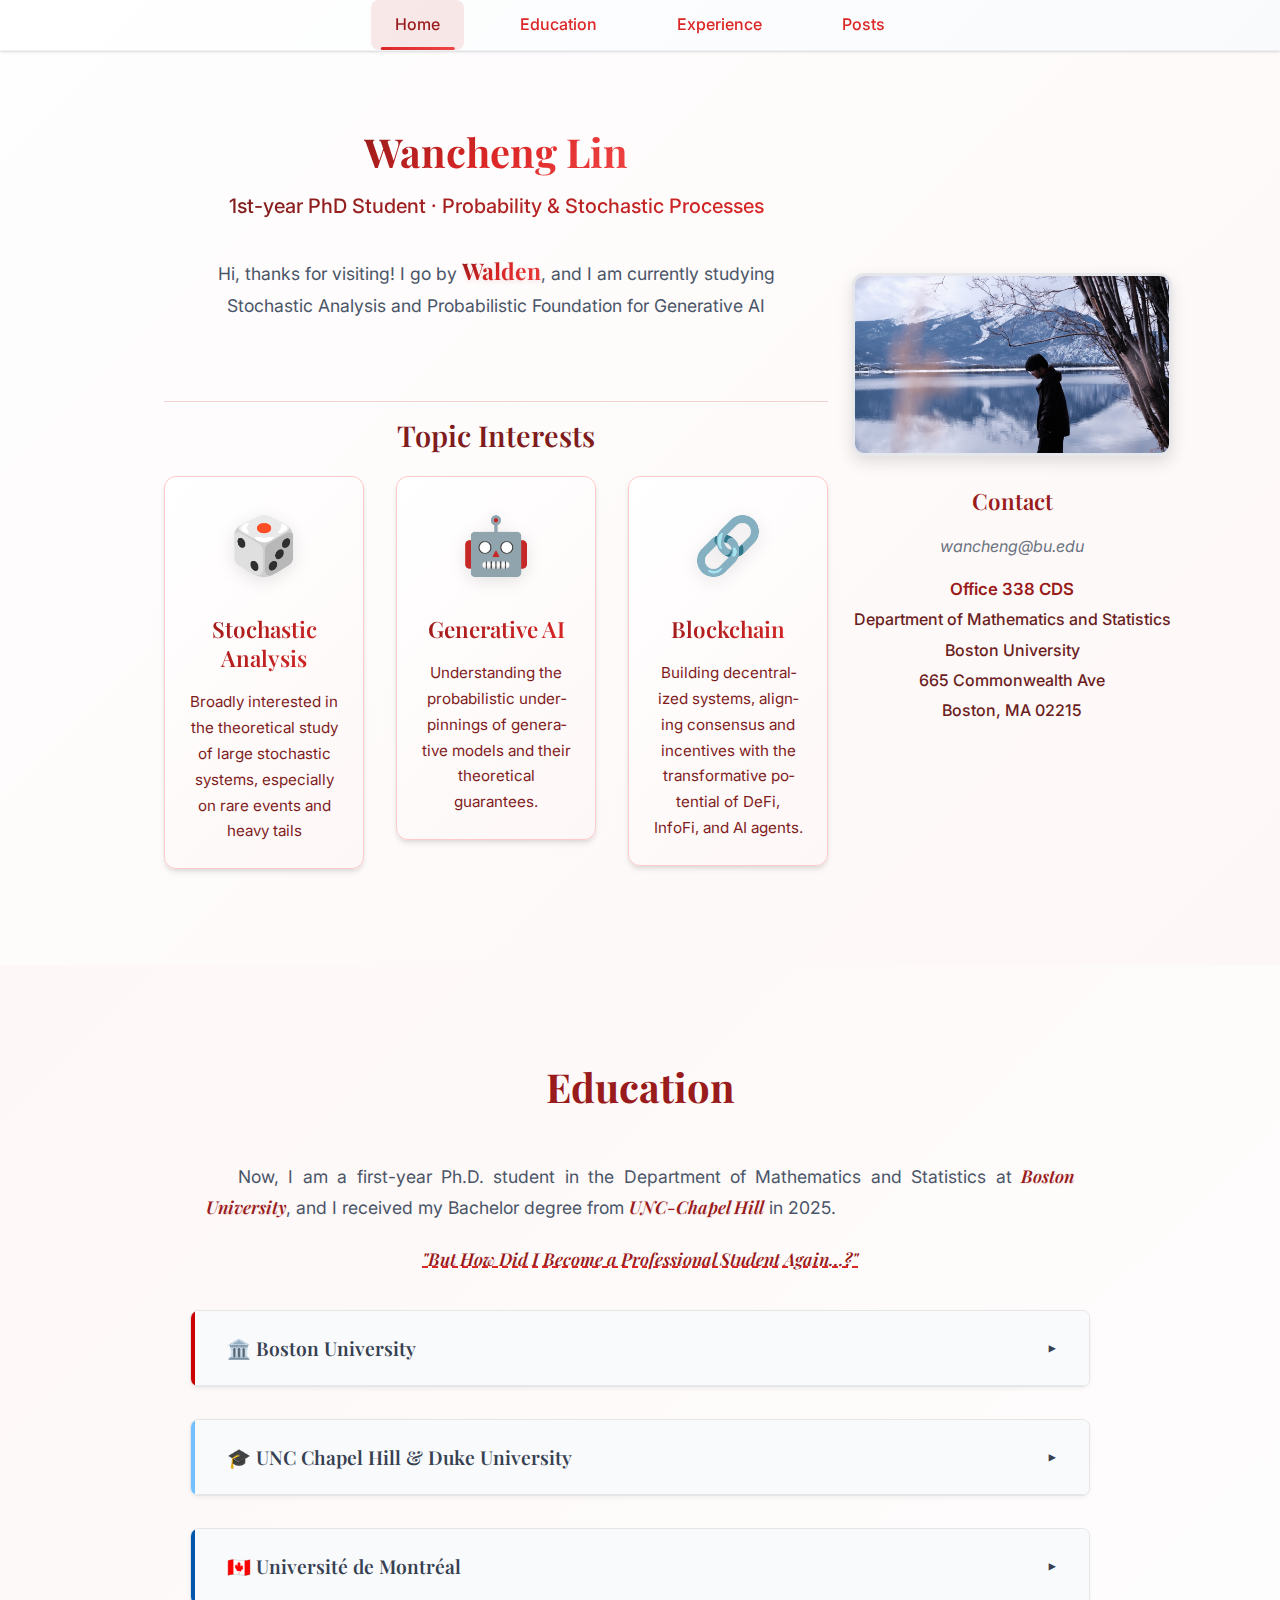
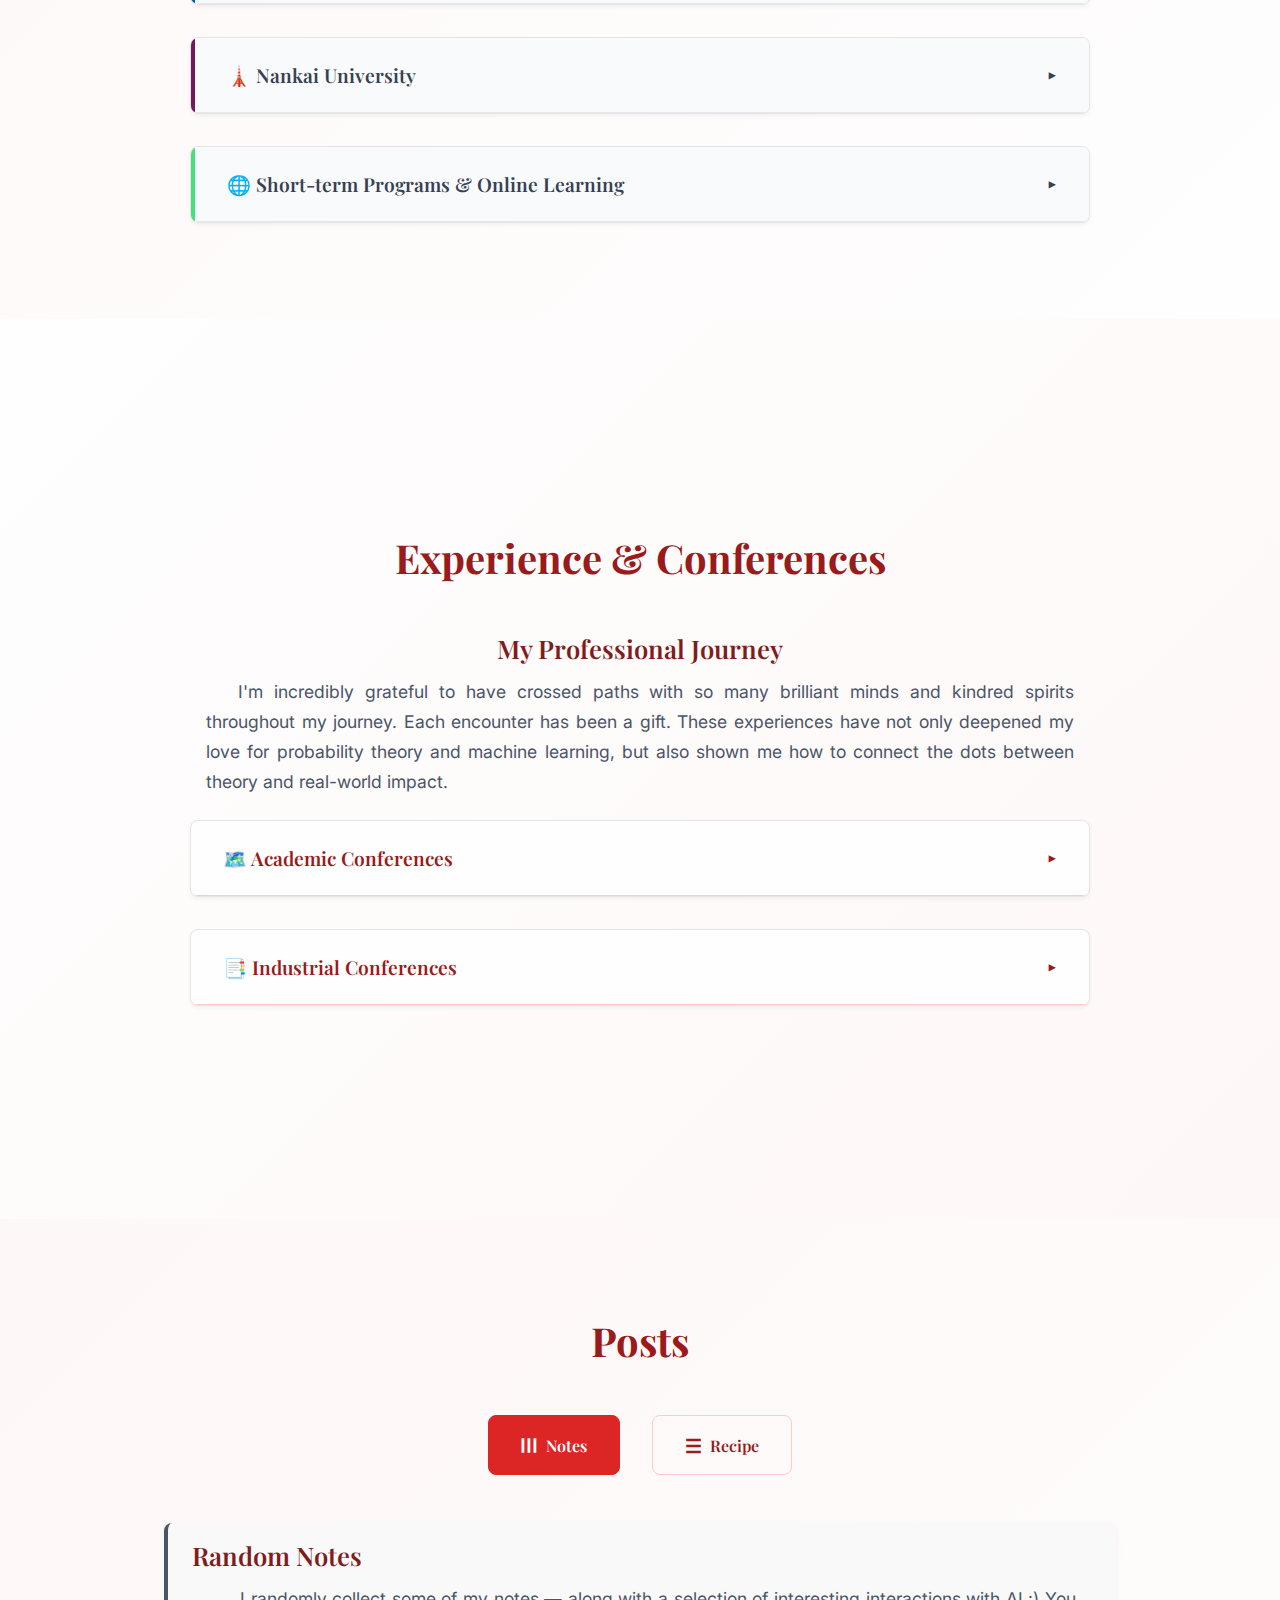
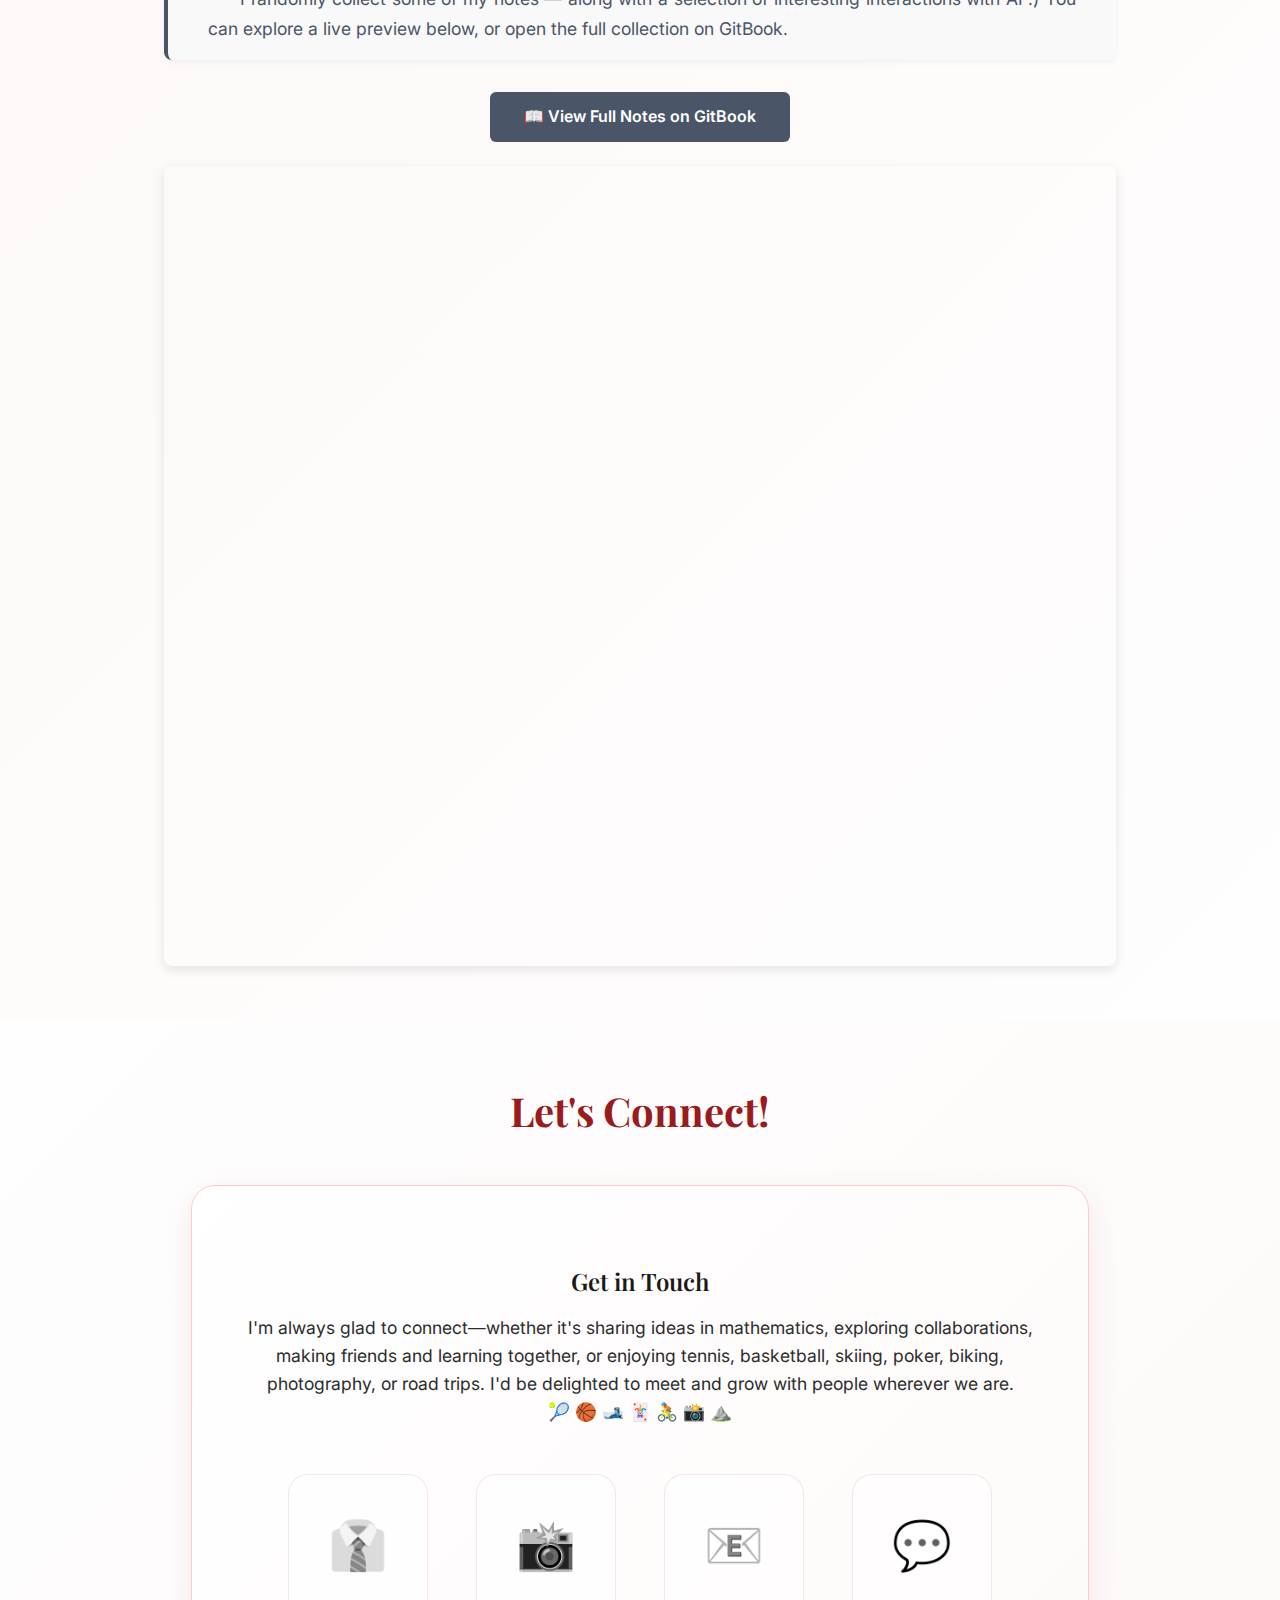
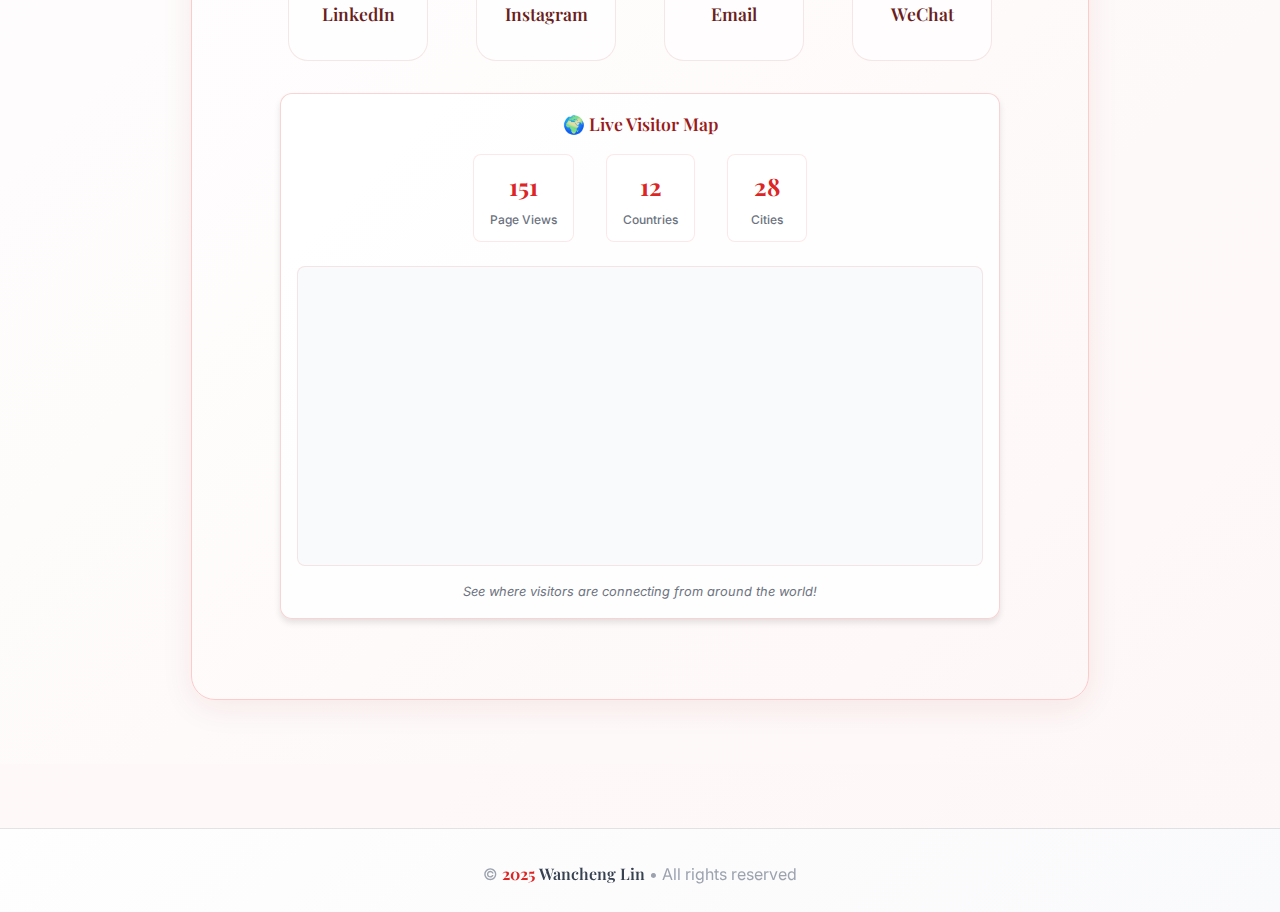
<file: index_pre_hide_map.html>
<!DOCTYPE html>
<html lang="en">
<head>
    <meta charset="UTF-8">
    <meta name="viewport" content="width=device-width, initial-scale=1.0, viewport-fit=cover">
    <title>Wancheng Lin - Walden</title>
    <link rel="preconnect" href="https://fonts.googleapis.com">
    <link rel="preconnect" href="https://fonts.gstatic.com" crossorigin>
    <link href="https://fonts.googleapis.com/css2?family=Playfair+Display:wght@400;600;700&family=Inter:wght@300;400;500;600&display=swap" rel="stylesheet">
    <link rel="stylesheet" href="styles.css">
</head>
<body>
    <!-- Fixed Navigation -->
    <nav class="navbar">
        <div class="nav-container">
            <a href="#home" class="nav-link active">Home</a>
            <a href="#education" class="nav-link">Education</a>
            <a href="#experience" class="nav-link">Experience</a>
            <a href="#posts" class="nav-link">Posts</a>
        </div>
    </nav>

    <!-- Home Section -->
    <section id="home" class="page-section">
        <div class="container">
            <div class="hero">
                <div class="hero-content">
                    <div class="hero-text">
                    <h1 class="hero-title">Wancheng Lin</h1>
                        <p class="hero-tagline">1st-year PhD Student · Probability & Stochastic Processes </p>
                    <div class="hero-intro">
                            <p>Hi, thanks for visiting! I go by <span class="walden-name">Walden</span>, and I am currently studying Stochastic Analysis and Probabilistic Foundation for Generative AI</p>
                        </div>
                    </div>
                    
                    <!-- Research Interests Integrated -->
                    <div class="research-interests">
                        <h2 class="research-title">Topic Interests</h2>
                        <div class="interests-grid">
                            <div class="interest-card">
                                <div class="interest-icon">🎲</div>
                                <h3>Stochastic Analysis</h3>
                                <p>Broadly interested in the theoretical study of large stochastic systems, especially on rare events and heavy tails</p>
                            </div>
                            <div class="interest-card">
                                <div class="interest-icon">🤖</div>
                                <h3>Generative AI</h3>
                                <p>Understanding the probabilistic underpinnings of generative models and their theoretical guarantees.</p>
                            </div>
                            <div class="interest-card">
                                <div class="interest-icon">🔗</div>
                                <h3>Blockchain</h3>
                                <p>Building decentralized systems, aligning consensus and incentives with the transformative potential of DeFi, InfoFi, and AI agents.</p>
                            </div> 
                        </div>
                    </div>
                </div>
                <div class="hero-image">
                    <!-- Your photo -->
                    <img src="me.jpeg" alt="Me in Colorado" class="hero-photo">
                    
                    <!-- Contact Information -->
                    <div class="hero-contact-info">
                        <h3 class="contact-title">Contact</h3>
                        <p class="contact-email">wancheng@bu.edu</p>
                        <div class="contact-address">
                            <p>Office 338 CDS</p>
                            <p>Department of Mathematics and Statistics</p>
                            <p>Boston University</p>
                            <p>665 Commonwealth Ave</p>
                            <p>Boston, MA 02215</p>
                        </div>
                    </div>
                </div>
            </div>
        </div>
    </section>

    <!-- Education Section -->
    <section id="education" class="page-section">
        <div class="container">
            <h2 class="section-title">Education</h2>
            
            <div class="intro-section">
                <p class="intro-text">
                    Now, I am a first-year Ph.D. student in the Department of Mathematics and Statistics at <span class="institution-name">Boston University</span>, and I received my Bachelor degree from <span class="institution-name">UNC-Chapel Hill</span> in 2025. 
                </p>
                
                <div style="text-align: center;">
                    <button class="category-header education-story-title" data-target="education-story-content">
                        "But How Did I Become a Professional Student Again...?"
                    </button>
                </div>
                <div class="category-content" id="education-story-content">
                    <p class="intro-text">
                        My educational path has been unconventional yet deeply rewarding. I began as an undecided undergrad exploring Actuarial Science/Accounting/Data Science at <span class="institution-name">Nankai University</span> for two years during the global pandemic, while also joining short-term programs on basic computer science at <span class="institution-name">Peking University</span>, <span class="institution-name">Fudan University</span>, and <span class="institution-name">Oxford University</span>. Before coming to the U.S., I completed a Globalink Mitacs internship at the <span class="institution-name">Université de Montréal, Canada</span>. Later, I transferred to <span class="institution-name">UNC</span>, where I studied <span class="institution-name"><a href="https://math.unc.edu/" target="_blank" rel="noopener noreferrer">@MATH</a></span> and <span class="institution-name"><a href="https://stor.unc.edu/" target="_blank" rel="noopener noreferrer">@STOR</a></span> for three years, also taking a course at <span class="institution-name">Duke University</span>. Alongside formal study, much of my growth has been shaped by open platforms such as <span class="platform-name">YouTube</span>, <span class="platform-name">Bilibili</span>, <span class="platform-name">得到 (Dedao)</span>, <span class="platform-name">Coursera</span>, and <span class="platform-name">edX</span>. Now, as a Ph.D. student in Mathematics and Statistics at <span class="institution-name">Boston University</span>, I remain sincerely grateful for the high-quality education I have received throughout this journey—and above all, for the privilege of learning from truly exceptional mentors and teachers along the way.
                    </p>
                </div>
            </div>
            
            <div class="education-categories">
                <!-- Boston University (Current) -->
                <div class="education-category">
                    <button class="category-header" data-target="boston-content">
                        <span class="category-title">🏛️ Boston University</span>
                        <span class="category-icon">▸</span>
                    </button>
                    <div class="category-content" id="boston-content">
                        <div class="course-list">
                            <div class="course-item">
                                <span class="course-name">Probability Theory</span>
                                <span class="course-instructor"><a href="https://math.bu.edu/people/kspiliop/" target="_blank" rel="noopener noreferrer">Prof. Konstantinos Spiliopoulos</a></span>
                            </div>
                            <div class="course-item">
                                <span class="course-name">Advanced Stochastic Processes</span>
                                <span class="course-instructor"><a href="https://math.bu.edu/people/bourguin/" target="_blank" rel="noopener noreferrer">Prof. Solesne Bourguin</a></span>
                            </div>
                            <div class="course-item">
                                <span class="course-name">Algorithms for Machine Learning</span>
                                <span class="course-instructor"><a href="https://cs-people.bu.edu/aene/" target="_blank" rel="noopener noreferrer">Prof. Alina Ene</a></span>
                            </div>
                        </div>
                    </div>
                </div>

                <!-- UNC Chapel Hill & Duke University -->
                <div class="education-category">
                    <button class="category-header" data-target="unc-duke-content">
                        <span class="category-title">🎓 UNC Chapel Hill & Duke University</span>
                        <span class="category-icon">▸</span>
                    </button>
                    <div class="category-content" id="unc-duke-content">
                        <div class="course-list">
                            <div class="course-item">
                                <span class="course-name">Advanced Calculus I</span>
                                <span class="course-instructor"><a href="https://hans.unc.edu/" target="_blank" rel="noopener noreferrer">Prof. Hans Christianson</a></span>
                            </div>
                            <div class="course-item">
                                <span class="course-name">Advanced Calculus II</span>
                                <span class="course-instructor"><a href="https://mtaylor.web.unc.edu/" target="_blank" rel="noopener noreferrer">Prof. Michael Taylor</a></span>
                            </div>
                            <div class="course-item">
                                <span class="course-name">Topology</span>
                                <span class="course-instructor"><a href="https://hong.web.unc.edu/" target="_blank" rel="noopener noreferrer">Prof. Jiuzu Hong</a></span>
                            </div>
                            <div class="course-item">
                                <span class="course-name">Algebraic Structure</span>
                                <span class="course-instructor"><a href="https://varchenko.web.unc.edu/" target="_blank" rel="noopener noreferrer">Prof. Alexander Varchenko</a></span>
                            </div>
                            <div class="course-item">
                                <span class="course-name">Measure Theory & Integration</span>
                                <span class="course-instructor"><a href="https://math.unc.edu/people/mark-williams/" target="_blank" rel="noopener noreferrer">Prof. Mark Williams</a></span>
                            </div>
                            <div class="course-item">
                                <span class="course-name">Ordinary Differential Equations (H)</span>
                                <span class="course-instructor"><a href="https://sites.google.com/view/jian-wang-math/" target="_blank" rel="noopener noreferrer">Dr. Jian Wang</a></span>
                            </div>
                            <div class="course-item">
                                <span class="course-name">Partial Differential Equations</span>
                                <span class="course-instructor"><a href="https://marzuola.web.unc.edu/" target="_blank" rel="noopener noreferrer">Prof. Jeremy Marzuola</a></span>
                            </div>
                            <div class="course-item">
                                <span class="course-name">Functional Analysis</span>
                                <span class="course-instructor"><a href="https://idrisassani.web.unc.edu/" target="_blank" rel="noopener noreferrer">Prof. Idris Assani</a></span>
                            </div>
                            <div class="course-item">
                                <span class="course-name">Probability II</span>
                                <span class="course-instructor"><a href="https://sayan.web.unc.edu/" target="_blank" rel="noopener noreferrer">Prof. Sayan Banerjee</a></span>
                            </div>
                            <div class="course-item">
                                <span class="course-name">Mathematical Statistics</span>
                                <span class="course-instructor"><a href="https://hannig.web.unc.edu/" target="_blank" rel="noopener noreferrer">Prof. Jan Hannig</a></span>
                            </div>
                            <div class="course-item">
                                <span class="course-name">Theoretical Statistics II</span>
                                <span class="course-instructor"><a href="https://nobel.web.unc.edu/" target="_blank" rel="noopener noreferrer">Prof. Andrew Nobel</a></span>
                            </div>
                            <div class="course-item">
                                <span class="course-name">Stochastic Models I</span>
                                <span class="course-instructor"><a href="https://nta.web.unc.edu/" target="_blank" rel="noopener noreferrer">Prof. Nilay Argon</a></span>
                            </div>
                            <div class="course-item">
                                <span class="course-name">Stochastic Models II</span>
                                <span class="course-instructor"><a href="https://ziya.web.unc.edu/" target="_blank" rel="noopener noreferrer">Prof. Serhan Ziya</a></span>
                            </div>
                            <div class="course-item">
                                <span class="course-name">Simulation Modeling</span>
                                <span class="course-instructor"><a href="https://molvera.web.unc.edu/" target="_blank" rel="noopener noreferrer">Prof. Mariana Olvera-Cravioto</a></span>
                            </div>
                            <div class="course-item">
                                <span class="course-name">Markov Decision Process & RL</span>
                                <span class="course-instructor"><a href="https://gtchen430.github.io/index.html" target="_blank" rel="noopener noreferrer">Prof. Guanting Chen</a></span>
                            </div>
                            <div class="course-item">
                                <span class="course-name">Auction and Learning Theory</span>
                                <span class="course-instructor"><a href="https://gtchen430.github.io/index.html" target="_blank" rel="noopener noreferrer">Mentor: Prof. Guanting Chen</a></span>
                            </div>
                            <div class="course-item">
                                <span class="course-name">Optimization for ML & DS</span>
                                <span class="course-instructor"><a href="https://michaeljoneill.github.io/" target="_blank" rel="noopener noreferrer">Prof. Michael O'Neil</a></span>
                            </div>
                            <div class="course-item">
                                <span class="course-name">Data Driven Decision Models</span>
                                <span class="course-instructor"><a href="https://vkulkarn.web.unc.edu/" target="_blank" rel="noopener noreferrer">Prof. Vidyadhar Kulkarni</a></span>
                            </div>
                            <div class="course-item">
                                <span class="course-name">Advanced Probability for Applications</span>
                                <span class="course-instructor"><a href="https://shankarbhamidi.web.unc.edu/" target="_blank" rel="noopener noreferrer">Prof. Shankar Bhamidi</a></span>
                            </div>
                            <div class="course-item">
                                <span class="course-name">Weak convergence and local weak convergence</span>
                                <span class="course-instructor"><a href="https://sites.google.com/view/xiangying-huangs-home-page/home" target="_blank" rel="noopener noreferrer">Prof. Zoe Huang</a></span>
                            </div>
                            <div class="course-item">
                                <span class="course-name">Dynamic Programming & Stochastic Control (Duke)</span>
                                <span class="course-instructor"><a href="https://www.fuqua.duke.edu/faculty/peng-sun" target="_blank" rel="noopener noreferrer">Prof. Peng Sun</a></span>
                            </div>
                            <div class="course-item">
                                <span class="course-name"><a href="https://comp126.com/" target="_blank" rel="noopener noreferrer">Practical Web Design & Development for Everyone</a></span>
                                <span class="course-instructor">Prof. Tessa Nicholas</span>
                            </div>
                            <div class="course-item" style="grid-column: span 2;">
                                <span class="course-name">Rare Events and Heavy-Tailed Phenomenon: from Queuing and Insurance Ruin to Random Graph and Complex Network</span>
                                <span class="course-instructor"><a href="https://molvera.web.unc.edu/" target="_blank" rel="noopener noreferrer">Honor Thesis Advisor: Prof. Mariana Olvera-Cravioto</a></span>
                            </div>
                        </div>
                    </div>
                </div>

                <!-- Université de Montréal -->
                <div class="education-category">
                    <button class="category-header" data-target="udem-content">
                        <span class="category-title">🇨🇦 Université de Montréal</span>
                        <span class="category-icon">▸</span>
                    </button>
                    <div class="category-content" id="udem-content">
                        <div class="course-list">
                            <div class="course-item" style="grid-column: span 2;">
                                <span class="course-name">Bayesian Robust Statistics with Applications in Actuarial Science</span>
                                <span class="course-instructor">Globalink Mitacs Research Intern</span>
                                <span class="course-instructor">Mentor: <a href="https://philippegagnonphd.github.io/website/" target="_blank" rel="noopener noreferrer">Philippe Gagnon</a></span>
                            </div>
                        </div>
                    </div>
                </div>

                <!-- Nankai University -->
                <div class="education-category">
                    <button class="category-header" data-target="nankai-content">
                        <span class="category-title">🗼 Nankai University</span>
                        <span class="category-icon">▸</span>
                    </button>
                    <div class="category-content" id="nankai-content">
                        <div class="course-list">
                            <div class="course-item">
                                <span class="course-name">Econometrics</span>
                            </div>
                            <div class="course-item">
                                <span class="course-name">Introductory Microeconomics</span>
                            </div>
                            <div class="course-item">
                                <span class="course-name">Intermediate Microeconomics</span>
                            </div>
                            <div class="course-item">
                                <span class="course-name">Introductory Macroeconomics</span>
                            </div>
                            <div class="course-item">
                                <span class="course-name">Intermediate Macroeconomics</span>
                            </div>
                            <div class="course-item">
                                <span class="course-name">Investment</span>
                            </div>
                            <div class="course-item">
                                <span class="course-name">Financial Accounting</span>
                            </div>
                            <div class="course-item">
                                <span class="course-name">Finance</span>
                            </div>
                            <div class="course-item">
                                <span class="course-name">Theory of Interest</span>
                            </div>
                            <div class="course-item">
                                <span class="course-name">Insurance and Risk Management</span>
                            </div>
                            <div class="course-item">
                                <span class="course-name">Corporate Finance</span>
                            </div>
                            <div class="course-item">
                                <span class="course-name">Data Structures and Algorithms</span>
                            </div>
                            <div class="course-item">
                                <span class="course-name">Actuarial Modelling</span>
                                <span class="course-instructor"><a href="https://cias.nankai.edu.cn/sztd/zlzjs.htm" target="_blank" rel="noopener">Lianzeng Zhang</a></span>
                            </div>
                            <div class="course-item">
                                <span class="course-name">Machine Learning and R</span>
                                <span class="course-instructor"><a href="https://cias.nankai.edu.cn/sztd/zlzjs.htm" target="_blank" rel="noopener">Lianzeng Zhang</a></span>
                            </div>
                            <div class="course-item">
                                <span class="course-name">Dynamic Decision Making</span>
                                <span class="course-instructor"><a href="https://cias.nankai.edu.cn/sztd/cxwjs.htm" target="_blank" rel="noopener">Xiaowei Chen</a></span>
                            </div>
                        </div>
                        
                        <!-- Expandable Fun Fact -->
                        <div class="expandable-fun-fact">
                            <button class="fun-fact-toggle" data-target="nankai-fun-fact-content">
                                <span class="fun-fact-icon">💡</span>
                                <span class="fun-fact-title">Fun fact for friends who don't know Nankai</span>
                                <span class="fun-fact-arrow">▾</span>
                            </button>
                            <div class="fun-fact-content" id="nankai-fun-fact-content">
                                <div class="fun-fact-card">
                                    <!-- Text will be typed into this <p> -->
                                    <p id="fun-fact-typed"></p>
                                </div>
                            </div>
                        </div>
                    </div>
                </div>

                <!-- Short-term Programs & Online Learning -->
                <div class="education-category">
                    <button class="category-header" data-target="shortterm-content">
                        <span class="category-title">🌐 Short-term Programs & Online Learning</span>
                        <span class="category-icon">▸</span>
                    </button>
                    <div class="category-content" id="shortterm-content">
                        <div class="course-list">
                            <div class="course-item">
                                <span class="course-name">Python (Summer School)</span>
                                <span class="course-instructor">Bin Chen (Peking University)</span>
                            </div>
                            <div class="course-item">
                                <span class="course-name">Internet Data Analysis & Research</span>
                                <span class="course-instructor">Oxford University</span>
                            </div>
                            <div class="course-item">
                                <span class="course-name">SoE Summer School</span>
                                <span class="course-instructor">Fudan University</span>
                            </div>
                            <div class="course-item">
                                <span class="course-name">Machine Learning Specialization</span>
                                <span class="course-instructor">Andrew Ng et al. - Coursera</span>
                            </div>
                            <div class="course-item">
                                <span class="course-name">Deep Learning Specialization</span>
                                <span class="course-instructor">Andrew Ng et al. - Coursera</span>
                            </div>
                            <div class="course-item">
                                <span class="course-name">Generative AI with Large Language Models</span>
                                <span class="course-instructor">Chris Fregly et al. - Coursera</span>
                            </div>
                            <div class="course-item">
                                <span class="course-name">Various ML & Statistics Courses</span>
                                <span class="course-instructor">YouTube, Bilibili, 得到</span>
                            </div>
                        </div>
                    </div>
                </div>
            </div>
        </div>
    </section>

    <!-- Experience Section -->
    <section id="experience" class="page-section">
        <div class="container">
            <h2 class="section-title">Experience & Conferences</h2>
            
            <div class="intro-section">
                <h2 class="intro-title">My Professional Journey</h2>
                <p class="intro-text">
                    I'm incredibly grateful to have crossed paths with so many brilliant minds and kindred spirits throughout my journey. Each encounter has been a gift. These experiences have not only deepened my love for probability theory and machine learning, but also shown me how to connect the dots between theory and real-world impact.
                </p>
            </div>
            
            <div class="experience-categories">
   

                <!-- Academic Conferences -->
                <div class="experience-category">
                    <button class="category-header" data-target="academic-conferences">
                        <span class="category-title">🗺️ Academic Conferences</span>
                        <span class="category-icon">▸</span>
                    </button>
                    <div class="category-content" id="academic-conferences">
                        <div class="conference-list">
                            <div class="conference-item">
                                <span class="conference-name"><a href="https://isbawebmaster.github.io/ISBA2022/" target="_blank" rel="noopener noreferrer">ISBA World Meeting 2022</a></span>
                                <span class="conference-location">Montreal, Canada</span>
                            </div>
                            <div class="conference-item">
                                <span class="conference-name"><a href="https://tarheels.live/storfest/" target="_blank" rel="noopener noreferrer">STORFest 2023</a></span>
                                <span class="conference-location">Chapel Hill, NC</span>
                            </div>
                            <div class="conference-item">
                                <span class="conference-name"><a href="https://meetings.informs.org/wordpress/seattle2024/" target="_blank" rel="noopener noreferrer">INFORMS Annual Meeting 2024</a></span>
                                <span class="conference-location">Seattle, WA</span>
                            </div>
                            <div class="conference-item">
                                <span class="conference-name"><a href="https://eva2025.unc.edu/" target="_blank" rel="noopener noreferrer">Extreme Value Analysis 2025</a></span>
                                <span class="conference-location">Chapel Hill, NC</span>
                            </div>
                        </div>
                    </div>
                </div>

                <!-- Industrial Conferences -->
                <div class="experience-category">
                    <button class="category-header" data-target="industrial-conferences">
                        <span class="category-title">📑 Industrial Conferences</span>
                        <span class="category-icon">▸</span>
                    </button>
                    <div class="category-content" id="industrial-conferences">
                        <div class="conference-list">
                            <div class="conference-item">
                                <span class="conference-name"><a href="https://baike.baidu.com/item/%E6%9E%81%E5%AE%A2%E5%85%AC%E5%9B%AD%E5%88%9B%E6%96%B0%E5%A4%A7%E4%BC%9A/20365690" target="_blank" rel="noopener noreferrer">极客公园创新大会 2019</a></span>
                                <span class="conference-location">北京, China</span>
                            </div>
                            <div class="conference-item">
                                <span class="conference-name"><a href="https://www.ethdenver.com/" target="_blank" rel="noopener noreferrer">ETHDenver 2025</a></span>
                                <span class="conference-location">Colorado, USA</span>
                            </div>
                            <div class="conference-item">
                                <span class="conference-name"><a href="https://solana.com/events" target="_blank" rel="noopener noreferrer">Solana Scale or Die & Ship or Die 2025</a></span>
                                <span class="conference-location">NYC, USA</span>
                            </div>
                            <div class="conference-item">
                                <span class="conference-name">SolanaBoston & <a href="https://www.ethboston.xyz/" target="_blank" rel="noopener noreferrer">ETH Boston 2025</a></span>
                                <span class="conference-location">Boston, USA</span>
                            </div>
                        </div>
                    </div>
                </div>

                
            </div>
        </div>
    </section>

    <!-- Posts Section -->
    <section id="posts" class="page-section">
        <div class="container">
            
            <h2 class="section-title">Posts</h2>
            
            <div class="posts-hamburger">
                <div class="hamburger-menu">
                    <button class="hamburger-button active" data-target="note-content">
                        <span class="hamburger-icon">☰</span>
                        <span class="hamburger-label">Notes</span>
                    </button>
                    <button class="hamburger-button" data-target="recipe-content">
                        <span class="hamburger-icon">☰</span>
                        <span class="hamburger-label">Recipe</span>
                    </button>
                </div>
                
                <div class="hamburger-content">
                    
                    
                    <div class="content-panel active" id="note-content">
                        <div class="notes-intro">
                            <h2 class="intro-title">Random Notes</h2>
                            <p class="intro-text">
                                I randomly collect some of my notes — along with a selection of interesting interactions with AI :)
                                You can explore a live preview below, or open the full collection on GitBook.
                            </p>
                        </div>
                        
                        <a href="https://walden.gitbook.io/collection" target="_blank" class="note-link">
                            📖 View Full Notes on GitBook
                        </a>
                        
                        <div class="gitbook-preview">
                            <iframe 
                                src="https://walden.gitbook.io/collection" 
                                frameborder="0" 
                                width="100%" 
                                height="800px" 
                                style="border-radius: 8px; overflow: hidden;">
                            </iframe>
                        </div>
                    </div>
                    
                    <div class="content-panel" id="recipe-content">
                        <h3 class="content-title">Recipes</h3>
                        <div class="recipes-content">
                            <article class="recipe-post">
                                <h4 class="recipe-title">美国PhD自制湘菜</h4>
                                <div class="recipe-content">
                                    <h5>🔍 美国食材做湘菜七招</h5>
                                    
                                    <div style="font-size: 0.9rem; line-height: 1.4;">
                                        <p><strong>一、辣椒调料：</strong>用哈瓦那辣椒或塞拉诺辣椒替代二荆条，亚洲超市买郫县豆瓣酱提味，干辣椒粉加白醋调出层次。</p>
                                        
                                        <p><strong>二、本地蔬菜：</strong>青椒、长豇豆、四季豆、羽衣甘蓝都能用，大蒜生姜爆香，大火快炒保持脆嫩。</p>
                                        
                                        <p><strong>三、肉类处理：</strong>猪肉牛肉鸡肉都行，切片要薄，料酒淀粉盐腌制，高温爆炒锁住肉汁。</p>
                                        
                                        <p><strong>四、调料搭配：</strong>本地调料配中式酱油香醋，蜂蜜替代白糖，米醋替代陈醋，橄榄油替代花生油。</p>
                                        
                                        <p><strong>五、火候掌控：</strong>湘菜讲究"干炒"，锅要热、油要热、动作要快，控制水分保持蔬菜爽脆。</p>
                                        
                                        <p><strong>六、鱼鲜腊味：</strong>本地鱼用盐花椒姜蒜腌制，做剁椒鱼头变通版，腊肠用现成的中式腊肠切片。</p>
                                        
                                        <p><strong>七、口感层次：</strong>鲜辣香麻并重，保留蔬菜脆感，尖椒切圈、小葱香菜点缀，最后撒芝麻花椒粉提香。</p>
                                    </div>
                                    
                                    <div style="margin-top: 15px; padding: 12px; background: #f8f9fa; border-radius: 6px; font-size: 0.85rem;">
                                        <h6 style="font-size: 1rem; margin-bottom: 8px;">🍳 快手菜：辣椒炒肉</h6>
                                        <p><strong>食材：</strong>猪肉丝200g，青红椒各1个，大蒜3瓣，生姜1块，生抽2勺，料酒1勺，剁椒1勺</p>
                                        <p><strong>做法：</strong>肉丝腌制10分钟，热锅爆香蒜姜，下肉丝炒至变色，下青红椒丝炒断生，调味翻炒即可。配米饭，思乡良药！</p>
                                    </div>
                                    
                                </div>
                            </article>
                            <article class="recipe-post">
                                <h4 class="recipe-title">🥢 湘菜食材美国替代指南</h4>
                                <div class="recipe-meta">
                                    <span class="recipe-time">阅读 5 min</span>
                                    <span class="recipe-servings">实用指南</span>
                                </div>
                                <div class="recipe-content">
                                    <h5>核心问题与解决妙招</h5>
                                    
                                    <div style="font-size: 0.9rem; line-height: 1.5;">
                                        <div style="margin-bottom: 15px; padding: 12px; background: #f8f9fa; border-radius: 6px; border-left: 4px solid #dc3545;">
                                            <h6 style="font-size: 1rem; margin-bottom: 8px; color: #dc3545;">1️⃣ 米粉</h6>
                                            <p><strong>核心问题：</strong>在美国很难买到湖南特有的鲜米粉，多数是干米粉或越南河粉，口感偏硬，容易断、粘锅。</p>
                                            <p><strong>解决妙招：</strong>用温水泡软，再用开水快速"漂"一下，炒之前保持筋道。若只能买干米粉，不要泡太久，留一点韧性。</p>
                                        </div>
                                        
                                        <div style="margin-bottom: 15px; padding: 12px; background: #f8f9fa; border-radius: 6px; border-left: 4px solid #fd7e14;">
                                            <h6 style="font-size: 1rem; margin-bottom: 8px; color: #fd7e14;">2️⃣ 虾</h6>
                                            <p><strong>核心问题：</strong>湘菜常用小河虾，美国多是大号海虾或冷冻虾仁，味道差异大，容易出水、失去鲜香。</p>
                                            <p><strong>解决妙招：</strong>选带壳鲜虾或优质冷冻虾仁，用盐、糖、姜片轻腌去腥提鲜。快火滑油或热锅爆炒，能保持虾肉弹性和香气。</p>
                                        </div>
                                        
                                        <div style="margin-bottom: 15px; padding: 12px; background: #f8f9fa; border-radius: 6px; border-left: 4px solid #ffc107;">
                                            <h6 style="font-size: 1rem; margin-bottom: 8px; color: #e69500;">3️⃣ 小炒肉</h6>
                                            <p><strong>核心问题：</strong>美国超市猪肉常切得厚、瘦，缺少肥瘦相间的层次；切片太厚会嚼劲过大。</p>
                                            <p><strong>解决妙招：</strong>选五花肉或带点肥油的猪颈肉，切成2-3毫米薄片，用生抽、料酒、淀粉腌10分钟。大火快炒，加小米椒或青椒，炒出锅气。</p>
                                        </div>
                                        
                                        <div style="margin-bottom: 15px; padding: 12px; background: #f8f9fa; border-radius: 6px; border-left: 4px solid #198754;">
                                            <h6 style="font-size: 1rem; margin-bottom: 8px; color: #198754;">4️⃣ 黄牛肉</h6>
                                            <p><strong>核心问题：</strong>美国牛肉多偏硬，若选部位不对，做湘式快炒容易柴、不入味。</p>
                                            <p><strong>解决妙招：</strong>选牛里脊、flank steak或嫩肩肉，逆纹切薄片。腌时加少量油、生抽、淀粉，甚至少许小苏打帮助嫩化。炒时用大火快速翻炒，配辣椒蒜姜提味。</p>
                                        </div>
                                        
                                        <div style="padding: 12px; background: #f8f9fa; border-radius: 6px; border-left: 4px solid #6f42c1;">
                                            <h6 style="font-size: 1rem; margin-bottom: 8px; color: #6f42c1;">5️⃣ 豆腐</h6>
                                            <p><strong>核心问题：</strong>美国豆腐种类多，嫩豆腐水分大，容易碎；硬豆腐虽结实却不易入味。</p>
                                            <p><strong>解决妙招：</strong>煎或炸前先压干水分。嫩豆腐可先煎定型，硬豆腐适合直接红烧或剁椒烹制。加剁椒、豆豉等调料收汁，外香内嫩。</p>
                                        </div>
                                    </div>
                                </div>
                            </article>
                        </div>
                    </div>
                    
                </div>
            </div>
        </div>
    </section>

    <!-- Contact Section -->
    <section id="contact" class="page-section contact-main-section">
        <div class="container">
            <h2 class="section-title">Let's Connect!</h2>
            
            <div class="contact-section">
                <div class="contact-content">
                    <div class="contact-info">
                        <h3 class="contact-main-title">Get in Touch</h3>
                        <p class="contact-main-text">I'm always glad to connect—whether it's sharing ideas in mathematics, exploring collaborations, making friends and learning together, or enjoying tennis, basketball, skiing, poker, biking, photography, or road trips. I'd be delighted to meet and grow with people wherever we are.<br>🎾 🏀 🎿 🃏 🚴 📸 ⛰️</p>
                    </div>
                    
                    <div class="contact-icons">
                        <a href="https://www.linkedin.com/in/waldenlin/" class="contact-link" aria-label="LinkedIn" target="_blank" rel="noopener noreferrer">
                            <span class="contact-icon">👔</span>
                            <span class="contact-label">LinkedIn</span>
                        </a>
                        <a href="https://instagram.com/waldendlin" class="contact-link" aria-label="Instagram" target="_blank" rel="noopener noreferrer">
                            <span class="contact-icon">📸</span>
                            <span class="contact-label">Instagram</span>
                        </a>
                        <a href="mailto:wancheng@bu.edu" class="contact-link" aria-label="Email">
                            <span class="contact-icon">📧</span>
                            <span class="contact-label">Email</span>
                        </a>
                        <a href="#" class="contact-link" aria-label="WeChat" onclick="showWeChatID(); return false;">
                            <span class="contact-icon">💬</span>
                            <span class="contact-label">WeChat</span>
                        </a>
                    </div>
                    
                    <!-- Live Visitor Map -->
                    <div class="visitor-map-container">
                        <div class="visitor-map-header">
                            🌍 Live Visitor Map
                        </div>
                        <div class="visitor-map-stats">
                            <div class="stat-item">
                                <span class="stat-number" id="total-visitors">151</span>
                                <span class="stat-label">Page Views</span>
                            </div>
                            <div class="stat-item">
                                <span class="stat-number" id="total-countries">12</span>
                                <span class="stat-label">Countries</span>
                            </div>
                            <div class="stat-item">
                                <span class="stat-number" id="total-cities">28</span>
                                <span class="stat-label">Cities</span>
                            </div>
                        </div>
                        <div class="world-map-container">
                            <script type="text/javascript" id="mapmyvisitors" src="//mapmyvisitors.com/map.js?d=I9T8-YnIwxToJAvLrqdNzT2WsZBgTaycoiAJXMgfQk8&cl=ffffff&w=a"></script>
                        </div>
                        <div class="visitor-map-footer">
                            See where visitors are connecting from around the world!
                        </div>
                    </div>
                </div>
            </div>
        </div>
    </section>

    <!-- Footer -->
    <footer class="site-footer">
        <div class="container">
            <div class="footer-content">
                <div class="footer-credit">
                    <p class="design-credit">© <span class="year">2025</span> <span class="credit-name">Wancheng Lin</span> • All rights reserved</p>
                </div>
            </div>
            
        </div>
    </footer>

    <script src="script.js"></script>
</body>
</html>
</file>
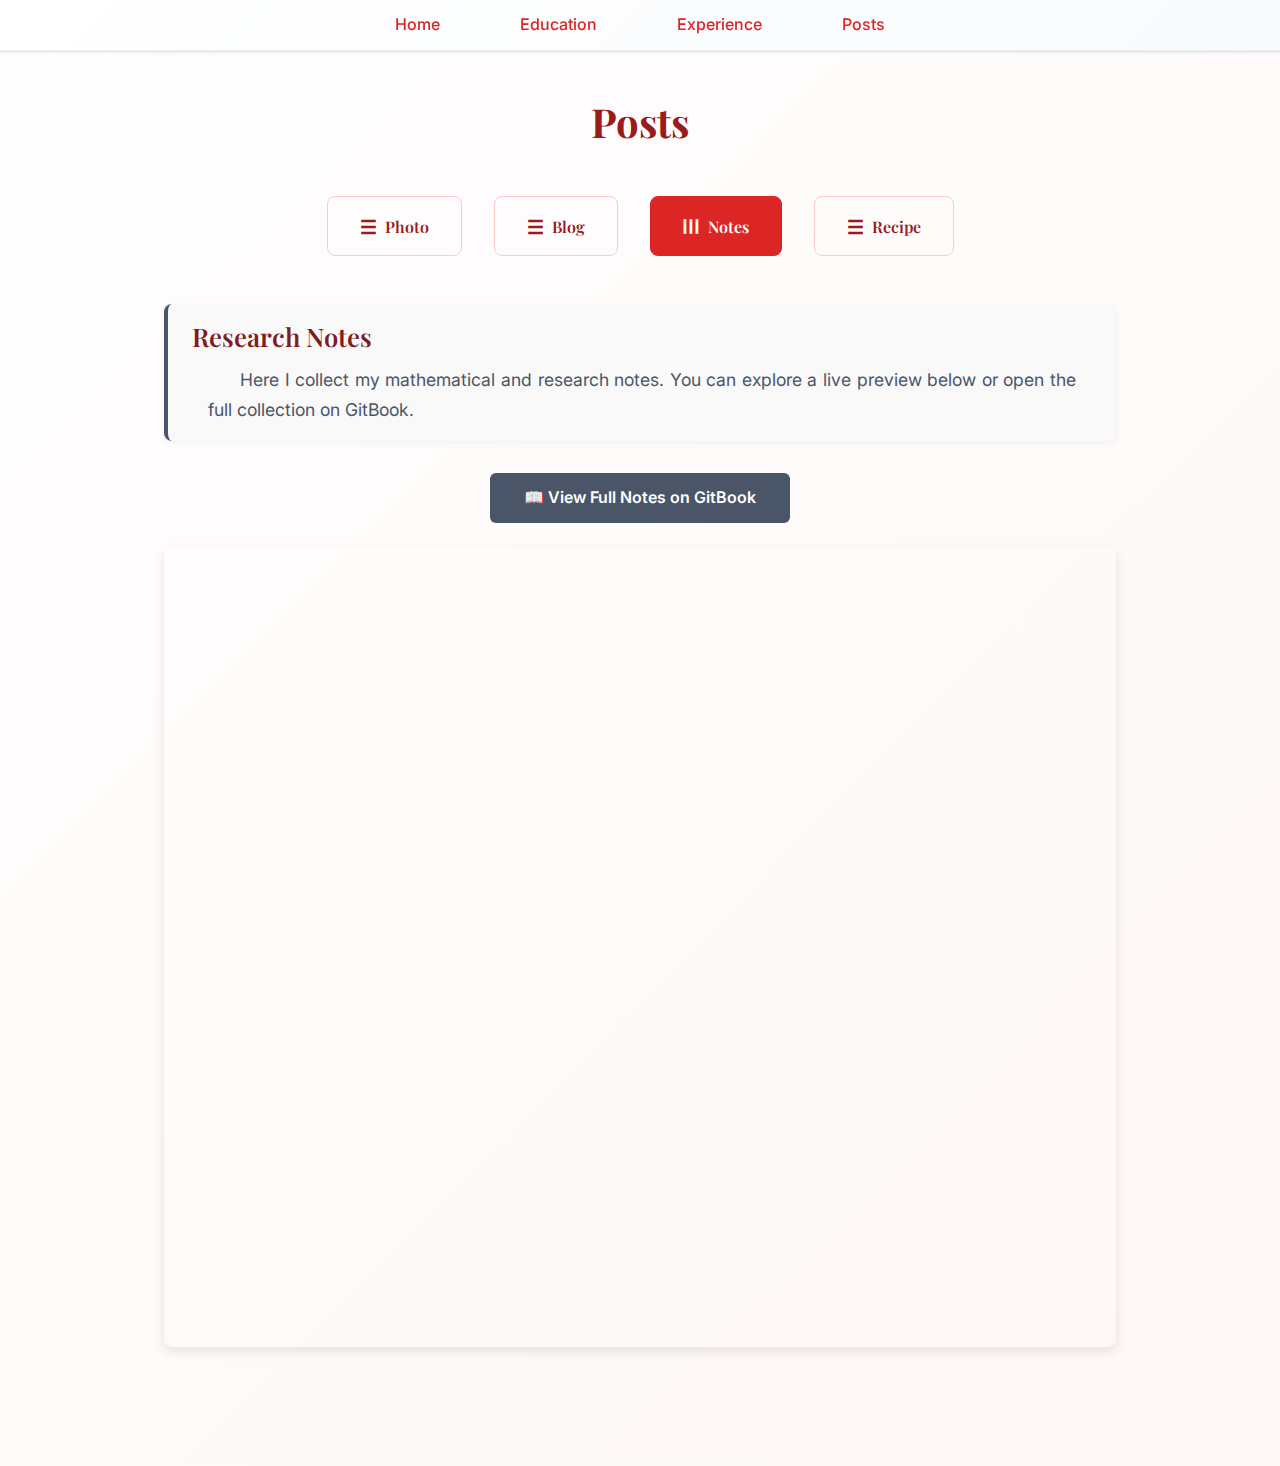
<file: posts.html>
<!DOCTYPE html>
<html lang="en">
<head>
    <meta charset="UTF-8">
    <meta name="viewport" content="width=device-width, initial-scale=1.0">
    <title>Posts - Wancheng Lin</title>
    <link rel="preconnect" href="https://fonts.googleapis.com">
    <link rel="preconnect" href="https://fonts.gstatic.com" crossorigin>
    <link href="https://fonts.googleapis.com/css2?family=Playfair+Display:wght@400;600;700&family=Inter:wght@300;400;500;600&display=swap" rel="stylesheet">
    <link rel="stylesheet" href="styles.css">
</head>
<body>
    <!-- Fixed Navigation -->
    <nav class="navbar">
        <div class="nav-container">
            <a href="home.html" class="nav-link">Home</a>
            <a href="education.html" class="nav-link">Education</a>
            <a href="experience.html" class="nav-link">Experience</a>
            <a href="posts.html" class="nav-link active">Posts</a>
        </div>
    </nav>

    <!-- Posts Page -->
    <section class="page-section">
        <div class="container">
            <h2 class="section-title">Posts</h2>
            
            <div class="posts-hamburger">
                <div class="hamburger-menu">
                    <button class="hamburger-button" data-target="photo-content">
                        <span class="hamburger-icon">☰</span>
                        <span class="hamburger-label">Photo</span>
                    </button>
                    <button class="hamburger-button" data-target="blog-content">
                        <span class="hamburger-icon">☰</span>
                        <span class="hamburger-label">Blog</span>
                    </button>
                    <button class="hamburger-button active" data-target="note-content">
                        <span class="hamburger-icon">☰</span>
                        <span class="hamburger-label">Notes</span>
                    </button>
                    <button class="hamburger-button" data-target="recipe-content">
                        <span class="hamburger-icon">☰</span>
                        <span class="hamburger-label">Recipe</span>
                    </button>
                </div>
                
                <div class="hamburger-content">
                    <div class="content-panel" id="photo-content">
                        <h3 class="content-title">Photography</h3>
                        <div class="photography-grid">
                            <div class="photo-item">
                                <div class="photo-placeholder">
                                    <span>📸 Boston Skyline</span>
                                </div>
                                <div class="photo-caption">
                                    <h4>Boston from the Charles River</h4>
                                    <p>Captured during my evening walks along the river</p>
                                </div>
                            </div>
                            <div class="photo-item">
                                <div class="photo-placeholder">
                                    <span>🏛️ UNC Campus</span>
                                </div>
                                <div class="photo-caption">
                                    <h4>Old Well at UNC</h4>
                                    <p>The iconic landmark of my undergraduate years</p>
                                </div>
                            </div>
                            <div class="photo-item">
                                <div class="photo-placeholder">
                                    <span>🌆 Montreal Streets</span>
                                </div>
                                <div class="photo-caption">
                                    <h4>Montreal Architecture</h4>
                                    <p>From my time at Université de Montréal</p>
                                </div>
                            </div>
                            <div class="photo-item">
                                <div class="photo-placeholder">
                                    <span>📚 Study Setup</span>
                                </div>
                                <div class="photo-caption">
                                    <h4>My Research Workspace</h4>
                                    <p>Where the mathematical magic happens</p>
                                </div>
                            </div>
                        </div>
                        <div class="instagram-preview">
                            <p class="preview-text">Follow me on Instagram for more photography and lifestyle updates.</p>
                            <a href="https://instagram.com/waldendlin" target="_blank" class="note-link">
                                📷 Visit My Instagram
                            </a>
                        </div>
                    </div>
                    
                    <div class="content-panel" id="blog-content">
                        <h3 class="content-title">Blog</h3>
                        <div class="notes-content">
                            <article class="note-post">
                                <h4 class="note-title">The Beauty of Stochastic Processes</h4>
                                <p class="note-date">December 2024</p>
                                <div class="note-content">
                                    <p>Stochastic processes form the backbone of modern machine learning and AI. In this post, I explore how understanding the mathematical foundations of randomness can lead to more robust and interpretable AI systems...</p>
                                </div>
                            </article>
                            <article class="note-post">
                                <h4 class="note-title">My Journey from Actuarial Science to Pure Mathematics</h4>
                                <p class="note-date">November 2024</p>
                                <div class="note-content">
                                    <p>Reflecting on my unconventional path through different universities and fields, and how each experience shaped my current research interests in probability theory...</p>
                                </div>
                            </article>
                            <article class="note-post">
                                <h4 class="note-title">Conferences and Connections</h4>
                                <p class="note-date">October 2024</p>
                                <div class="note-content">
                                    <p>From ISBA in Montreal to INFORMS in Seattle, conferences have been crucial in expanding my network and understanding of the field...</p>
                                </div>
                            </article>
                        </div>
                    </div>
                    
                    <div class="content-panel active" id="note-content">
                        <div class="notes-intro">
                            <h2 class="intro-title">Research Notes</h2>
                            <p class="intro-text">
                                Here I collect my mathematical and research notes. 
                                You can explore a live preview below or open the full collection on GitBook.
                            </p>
                        </div>
                        
                        <a href="https://walden.gitbook.io/collection" target="_blank" class="note-link">
                            📖 View Full Notes on GitBook
                        </a>
                        
                        <div class="gitbook-preview">
                            <iframe 
                                src="https://walden.gitbook.io/collection" 
                                frameborder="0" 
                                width="100%" 
                                height="800px" 
                                style="border-radius: 8px; overflow: hidden;">
                            </iframe>
                        </div>
                    </div>
                    
                    <div class="content-panel" id="recipe-content">
                        <h3 class="content-title">Recipes</h3>
                        <div class="recipes-content">
                            <article class="recipe-post">
                                <h4 class="recipe-title">PhD Student's Quick Ramen Upgrade</h4>
                                <div class="recipe-meta">
                                    <span class="recipe-time">15 min</span>
                                    <span class="recipe-servings">1 serving</span>
                                </div>
                                <div class="recipe-content">
                                    <h5>Ingredients</h5>
                                    <ul>
                                        <li>1 packet instant ramen</li>
                                        <li>1 egg</li>
                                        <li>2-3 slices of green onion</li>
                                        <li>1 tsp sesame oil</li>
                                        <li>1 tsp soy sauce</li>
                                        <li>Optional: nori, mushrooms, or leftover vegetables</li>
                                    </ul>
                                    <h5>Instructions</h5>
                                    <ol>
                                        <li>Boil water and cook ramen according to package directions</li>
                                        <li>In the last 2 minutes, crack an egg into the pot</li>
                                        <li>Add green onions and any additional vegetables</li>
                                        <li>Finish with sesame oil and soy sauce</li>
                                        <li>Enjoy your upgraded study fuel!</li>
                                    </ol>
                                </div>
                            </article>
                            <article class="recipe-post">
                                <h4 class="recipe-title">Conference Coffee Break Cookies</h4>
                                <div class="recipe-meta">
                                    <span class="recipe-time">30 min</span>
                                    <span class="recipe-servings">24 cookies</span>
                                </div>
                                <div class="recipe-content">
                                    <h5>Ingredients</h5>
                                    <ul>
                                        <li>2 cups all-purpose flour</li>
                                        <li>1 cup butter, softened</li>
                                        <li>3/4 cup brown sugar</li>
                                        <li>1/2 cup white sugar</li>
                                        <li>2 eggs</li>
                                        <li>1 tsp vanilla extract</li>
                                        <li>1 tsp baking soda</li>
                                        <li>1/2 tsp salt</li>
                                        <li>1 cup chocolate chips</li>
                                    </ul>
                                    <h5>Instructions</h5>
                                    <ol>
                                        <li>Preheat oven to 375°F (190°C)</li>
                                        <li>Cream butter and sugars until fluffy</li>
                                        <li>Beat in eggs and vanilla</li>
                                        <li>Mix in flour, baking soda, and salt</li>
                                        <li>Fold in chocolate chips</li>
                                        <li>Drop rounded tablespoons onto baking sheet</li>
                                        <li>Bake for 9-11 minutes until golden</li>
                                    </ol>
                                </div>
                            </article>
                        </div>
                    </div>
                    
                </div>
            </div>
        </div>
    </section>

    <script src="script.js"></script>
</body>
</html>
</file>
<file: styles.css>
/* Reset and Base Styles */
* {
    margin: 0;
    padding: 0;
    box-sizing: border-box;
}

html {
    scroll-behavior: smooth;
}

body {
    font-family: 'Inter', sans-serif;
    font-weight: 400;
    line-height: 1.6;
    color: #5a1a1a;
    background: linear-gradient(135deg, #fefefe 0%, #fef7f7 100%);
    overflow-x: hidden;
    transition: all 0.3s ease;
    -webkit-text-size-adjust: 100%; /* prevent iOS auto-zoom */
    text-size-adjust: 100%;
}

/* Typography */
h1, h2, h3, h4, h5, h6 {
    font-family: 'Playfair Display', serif;
    font-weight: 600;
    line-height: 1.2;
    color: #991b1b;
}

/* Google-level Typography System - 3:2:1 Ratio */
h1.hero-title { 
    font-size: clamp(2.5rem, 3vw, 3.8rem);
    line-height: 1.2;
    margin-bottom: 1rem;
}
.hero-tagline { 
    font-size: clamp(1.1rem, 1.5vw, 1.5rem);
    line-height: 1.5;
    margin-bottom: 2rem;
}
.intro-title, .section-title { 
    font-size: clamp(1.5rem, 2.5vw, 2.2rem);
    line-height: 1.3;
    margin-bottom: 1rem;
}
.contact-main-title { 
    font-size: clamp(1.6rem, 2.8vw, 2.2rem);
    line-height: 1.3;
    margin-bottom: 1rem;
}
.contact-main-text { 
    font-size: clamp(1rem, 1.8vw, 1.3rem);
    line-height: 1.5;
}

/* Google-level Card Typography System */
.interest-card h3 {
    font-size: clamp(1.2rem, 1.5vw, 1.5rem);
    margin-bottom: 0.75rem;
    line-height: 1.3;
}

.interest-card p {
    font-size: clamp(0.95rem, 1.2vw, 1.1rem);
    line-height: 1.5;
}

/* Prevent text clipping in all cards */
.interest-card, .course-item, .conference-item {
    word-wrap: break-word;
    hyphens: auto;
    overflow-wrap: break-word;
}

/* Container */
/* Google-level Design System - Proportional Scaling */
.container {
    max-width: 1200px;
    margin: 0 auto;
    padding: 0 1.5rem;
}

/* Respect iPhone safe areas */
.navbar { padding-top: max(env(safe-area-inset-top), 0px); }
.site-footer { padding-bottom: max(env(safe-area-inset-bottom), 2rem); }

/* Page Sections */
.page-section {
    min-height: 100vh;
    padding: 6rem 0 4rem;
    display: flex;
    align-items: center;
    position: relative;
}

/* Seamless transitions between sections */
.page-section:not(:last-child) {
    border-bottom: none;
}

/* Smooth background transitions */
#home {
    background: linear-gradient(135deg, #fefefe 0%, #fef7f7 100%);
}

#education {
    background: linear-gradient(135deg, #fef7f7 0%, #fefefe 100%);
}

#experience {
    background: linear-gradient(135deg, #fefefe 0%, #fef7f7 100%);
}

#posts {
    background: linear-gradient(135deg, #fef7f7 0%, #fefefe 100%);
}

/* ========================================
   LARGE SCREEN LAYOUT LOCK (iMac/MacBook/iPad)
   ======================================== */
@media (min-width: 768px) {
    .container {
        max-width: 1200px;
        margin: 0 auto;
        padding: 0 24px;
    }

    /* Hero section - Full viewport height, no scroll required */
    .hero {
        min-height: 100vh;              /* Full screen height */
        display: flex !important;
        justify-content: space-between; /* Text left, photo right */
        align-items: center;            /* Vertical centering */
        gap: 2rem;                     /* Balanced spacing */
        grid-template-columns: none !important;
        padding: 2rem;                 /* Safe edge spacing */
        box-sizing: border-box;
    }
    
    .hero-title {
        font-size: clamp(2.5rem, 4vw, 3.5rem);  /* Responsive scaling */
        line-height: 1.2;
        font-weight: 700;
        color: #b91c1c;
        margin-bottom: 0.5rem;         /* Tighter spacing */
    }
    
    .hero-tagline {
        font-size: clamp(1.2rem, 2vw, 1.5rem);  /* Responsive scaling */
        line-height: 1.4;
        font-weight: 500;
        color: #b91c1c;
        margin-bottom: 0.75rem;        /* Tighter spacing */
    }
    
    .hero-intro {
        font-size: clamp(1rem, 1.5vw, 1.2rem);  /* Responsive scaling */
        line-height: 1.6;
        color: #374151;
        margin-bottom: 1.5rem;         /* Keep spacing tight */
    }
    
    .hero-photo {
        width: clamp(220px, 25vw, 360px);  /* Scale with screen */
        border-radius: 12px;
        box-shadow: 0 6px 16px rgba(0,0,0,0.12);
        flex-shrink: 0;
    }

    /* Research interests - Lock 3 columns */
    .section-title {
        font-size: 28px;
        font-weight: 700;
        color: #991b1b;
        text-align: center;
        margin-bottom: 32px;
    }
    
    .interests-grid {
        display: grid;
        grid-template-columns: repeat(3, 1fr);
        gap: 32px;
        justify-items: center;
    }
    
    .card {
        width: 300px;
        padding: 24px;
        border-radius: 12px;
        background: #fff;
        box-shadow: 0 4px 12px rgba(0,0,0,0.05);
        text-align: center;
    }
    
    .card-icon {
        font-size: 40px;
        margin-bottom: 16px;
    }
    
    .card-title {
        font-size: 20px;
        font-weight: 600;
        color: #991b1b;
        margin-bottom: 12px;
    }
    
    .card-body {
        font-size: 16px;
        line-height: 1.6;
        color: #374151;
    }
}

.section-title {
    font-size: 2.5rem;
    text-align: center;
    margin-bottom: 3rem;
    color: #991b1b;
}

/* Side Drawer Layout */
.side-drawer-container {
    display: flex;
    min-height: 70vh;
    max-width: 1400px;
    margin: 0 auto;
    border: 1px solid #e5e5e5;
    border-radius: 12px;
    overflow: hidden;
    background-color: #fefefe;
    box-shadow: 0 4px 20px rgba(0, 0, 0, 0.1);
}

.left-panel {
    width: 20%;
    min-width: 220px;
    background-color: #f9f9f9;
    border-right: 1px solid #e5e5e5;
    padding: 2rem;
    display: flex;
    flex-direction: column;
}

.right-panel {
    flex: 1;
    display: flex;
    flex-direction: column;
    overflow-y: auto;
    padding: 2rem;
}

.page-title {
    font-size: 1.8rem;
    margin-bottom: 2rem;
    color: #991b1b;
    font-family: 'Playfair Display', serif;
    font-weight: 600;
}

/* Category/Year Lists */
.category-list,
.year-list {
    display: flex;
    flex-direction: column;
    gap: 0.5rem;
}

.category-item,
.year-item {
    width: 100%;
    background: none;
    border: none;
    padding: 1rem;
    text-align: left;
    cursor: pointer;
    border-radius: 6px;
    transition: all 0.3s ease;
    display: flex;
    justify-content: space-between;
    align-items: center;
    font-family: 'Playfair Display', serif;
    font-weight: 600;
    color: #991b1b;
    border: 1px solid transparent;
}

.category-item:hover,
.year-item:hover {
    background-color: #fef2f2;
    border-color: #dc2626;
}

.category-item.active,
.year-item.active {
    background-color: #dc2626;
    color: white;
}

.category-name,
.year-name {
    font-size: 1rem;
}

.category-icon,
.year-icon {
    font-size: 0.9rem;
    transition: transform 0.3s ease;
    font-family: monospace;
}

.category-item.active .category-icon,
.year-item.active .year-icon {
    transform: rotate(90deg);
}

/* Intro Section */
.intro-section {
    margin-bottom: 1.5rem;
    padding: 0;
    background: none;
    border-radius: 0;
    box-shadow: none;
    border: none;
    text-align: center;
    width: 100%;
    max-width: 100%;
}

.intro-title {
    font-family: 'Playfair Display', serif;
    font-size: 1.6rem;
    margin-bottom: 0.75rem;
    color: #7f1d1d;
    font-weight: 600;
}

.intro-text {
    font-size: 1.1rem;
    color: #4a5568;
    line-height: 1.7;
    font-weight: 400;
    max-width: 900px;
    text-indent: 2rem;
    margin: 0 auto;
    text-align: justify;
    text-justify: inter-word;
    padding: 0 1rem;
    word-spacing: normal;
    letter-spacing: normal;
    white-space: normal;
}

/* Content Panels */
.content-panel {
    flex: 1;
    display: none;
    opacity: 0;
    transform: translateX(20px);
    transition: all 0.3s ease;
}

.content-panel.active {
    display: block;
    opacity: 1;
    transform: translateX(0);
}

.content-panel.default-content {
    display: flex;
    align-items: center;
    justify-content: center;
    opacity: 1;
    transform: translateX(0);
}

.default-message {
    text-align: center;
    color: #6b7280;
}

.default-message h3 {
    font-size: 1.5rem;
    margin-bottom: 1rem;
    color: #4a5568;
}

.content-title {
    font-size: 1.5rem;
    margin-bottom: 1.5rem;
    color: #1a1a1a;
    font-family: 'Playfair Display', serif;
    font-weight: 600;
}

/* Experience Info */
.experience-info {
    margin-bottom: 2rem;
    padding-bottom: 2rem;
    border-bottom: 1px solid #e5e5e5;
}

.info-item {
    margin-bottom: 1rem;
}

.info-title {
    font-size: 0.9rem;
    color: #4a5568;
    font-weight: 600;
    margin-bottom: 0.25rem;
    font-family: 'Playfair Display', serif;
}

.info-content {
    font-size: 0.85rem;
    color: #2c2c2c;
    line-height: 1.4;
}

/* Navigation */
.navbar {
    position: fixed;
    top: 0;
    left: 0;
    right: 0;
    background: linear-gradient(135deg, rgba(255, 255, 255, 0.95) 0%, rgba(248, 250, 252, 0.95) 100%);
    backdrop-filter: blur(20px);
    border-bottom: 1px solid rgba(226, 232, 240, 0.5);
    z-index: 1000;
    transition: all 0.3s ease;
    box-shadow: 0 1px 3px 0 rgba(0, 0, 0, 0.1), 0 1px 2px 0 rgba(0, 0, 0, 0.06);
}

.nav-container {
    max-width: 1200px;
    margin: 0 auto;
    padding: 0 2rem;
    display: flex;
    justify-content: center;
    gap: 2rem;
}

.nav-link {
    text-decoration: none;
    color: #dc2626;
    font-weight: 500;
    padding: 1rem 0;
    position: relative;
    transition: all 0.3s ease;
    border-radius: 8px;
    padding: 0.75rem 1.5rem;
}

.nav-link:hover,
.nav-link.active {
    color: #991b1b;
    background-color: rgba(220, 38, 38, 0.1);
}

.nav-link::after {
    content: '';
    position: absolute;
    bottom: 0;
    left: 50%;
    transform: translateX(-50%);
    width: 0;
    height: 3px;
    background: linear-gradient(90deg, #dc2626, #ef4444);
    border-radius: 2px;
    transition: width 0.3s ease;
}

.nav-link:hover::after,
.nav-link.active::after {
    width: 80%;
}

/* Hero Section */
.hero {
    grid-template-columns: 1fr;        /* Single column */
    gap: 1.5rem;                      /* Consistent gap */
    text-align: center;               /* Center alignment */
    place-items: center;              /* Center items */
    min-height: auto;                 /* No forced height */
    padding: 2rem 0;                  /* Proper padding */
}

.hero-content {
    display: flex;
    flex-direction: column;
    justify-content: center;
    height: 100%;
}

.hero-text {
    display: flex;
    flex-direction: column;
    justify-content: center;
    align-items: center;
    text-align: center;
    margin-bottom: 2rem;
}

.hero-title {
    font-size: 4rem;
    font-weight: 700;
    margin-bottom: 1rem;
    background: linear-gradient(135deg, #991b1b 0%, #dc2626 50%, #ef4444 100%);
    -webkit-background-clip: text;
    -webkit-text-fill-color: transparent;
    background-clip: text;
    line-height: 1.1;
}

.hero-tagline {
    font-size: 1.25rem;
    color: #6b1e1e;
    margin-bottom: 2rem;
    font-weight: 500;
    background: linear-gradient(135deg, #7f1d1d, #dc2626);
    -webkit-background-clip: text;
    -webkit-text-fill-color: transparent;
    background-clip: text;
}

.hero-intro {
    font-size: 1.1rem;
    color: #4a5568;
    max-width: 600px;
    line-height: 1.7;
    text-align: center;
}

.walden-name {
    color: #991b1b;
    font-weight: 700;
    font-family: 'Playfair Display', serif;
    font-size: 1.3em;
    background: linear-gradient(135deg, #991b1b, #dc2626, #ef4444);
    -webkit-background-clip: text;
    -webkit-text-fill-color: transparent;
    background-clip: text;
    text-shadow: 0 2px 4px rgba(153, 27, 27, 0.1);
    transition: all 0.3s ease;
}

.walden-name:hover {
    transform: scale(1.05);
    background: linear-gradient(135deg, #dc2626, #ef4444, #f87171);
    -webkit-background-clip: text;
    -webkit-text-fill-color: transparent;
    background-clip: text;
}

.hero-email {
    color: #6b7280;
    font-size: 1rem;
    font-style: italic;
    margin-top: 0.5rem;
}

/* Hero Contact Information */
.hero-contact-info {
    margin-top: 2rem;
    text-align: center;
    max-width: 420px;
    width: 100%;
}

.contact-title {
    font-family: 'Playfair Display', serif;
    font-size: 1.4rem;
    font-weight: 600;
    color: #991b1b;
    margin-bottom: 1.2rem;
    text-align: center;
}

.hero-contact-info .contact-email {
    color: #6b7280;
    font-size: 1rem;
    font-style: italic;
    margin-bottom: 1rem;
}

.contact-address {
    color: #6b1e1e;
    font-size: 1rem;
    line-height: 1.6;
    font-family: 'Inter', sans-serif;
    font-weight: 400;
    text-align: center;
}

.contact-address p {
    margin: 0.3rem 0;
    font-weight: 500;
}

.contact-address p:first-child {
    font-weight: 600;
    color: #991b1b;
    font-size: 1.05rem;
}

.contact-address p:last-child {
    margin-bottom: 0;
}

.hero-image {
    display: flex;
    flex-direction: column;
    justify-content: center;
    align-items: center;
}

/* Google-level Hero Photo System - Proportional Scaling */
.hero-photo {
    display: block;
    margin: 0 auto;
    width: 380px;
    height: auto;
    object-fit: cover;
    border-radius: 12px;
    box-shadow: 0 6px 16px rgba(0,0,0,0.12);
    transition: all 0.3s ease;
    border: 3px solid #e5e7eb;
}

.hero-photo:hover {
    transform: scale(1.05);
    box-shadow: 0 20px 25px -5px rgba(0, 0, 0, 0.15), 0 10px 10px -5px rgba(0, 0, 0, 0.1);
    border-color: #d1d5db;
}

.image-placeholder {
    width: 300px;
    height: auto;
    aspect-ratio: 4/3;
    background: linear-gradient(135deg, #f1f5f9 0%, #e2e8f0 100%);
    border: 3px dashed #cbd5e1;
    display: flex;
    align-items: center;
    justify-content: center;
    border-radius: 20px;
    color: #64748b;
    font-size: 1.1rem;
    font-weight: 500;
    transition: all 0.4s cubic-bezier(0.4, 0, 0.2, 1);
    position: relative;
    overflow: hidden;
}

.image-placeholder::before {
    content: '';
    position: absolute;
    top: 0;
    left: 0;
    right: 0;
    bottom: 0;
    background: linear-gradient(45deg, transparent 30%, rgba(59, 130, 246, 0.1) 50%, transparent 70%);
    transform: translateX(-100%);
    transition: transform 0.6s ease;
}

.image-placeholder:hover::before {
    transform: translateX(100%);
}

.image-placeholder:hover {
    border-color: #3b82f6;
    background: linear-gradient(135deg, #dbeafe 0%, #bfdbfe 100%);
    transform: scale(1.05);
    box-shadow: 0 20px 25px -5px rgba(59, 130, 246, 0.1), 0 10px 10px -5px rgba(59, 130, 246, 0.04);
}

/* Expandable Panels */
.expandable-panels {
    display: flex;
    gap: 2rem;
    max-width: 1000px;
    margin: 0 auto;
    flex-wrap: wrap;
}

.expandable-panel {
    flex: 1;
    min-width: 300px;
    border: 1px solid #e5e5e5;
    border-radius: 8px;
    overflow: hidden;
    background-color: #fefefe;
    transition: all 0.3s ease;
}

.expandable-panel:hover {
    border-color: #4a5568;
    box-shadow: 0 2px 8px rgba(0, 0, 0, 0.1);
}

.panel-header {
    width: 100%;
    background: none;
    border: none;
    padding: 1.5rem;
    display: flex;
    justify-content: space-between;
    align-items: center;
    cursor: pointer;
    transition: background-color 0.3s ease;
    font-family: 'Playfair Display', serif;
    font-weight: 600;
    font-size: 1.2rem;
    color: #1a1a1a;
}

.panel-header:hover {
    background-color: #f9f9f9;
}

.panel-title {
    font-family: 'Playfair Display', serif;
    font-weight: 600;
    font-size: 1.2rem;
    color: #1a1a1a;
}

.panel-icon {
    font-size: 1rem;
    color: #4a5568;
    transition: transform 0.3s ease;
    font-family: monospace;
}

.panel-header.expanded .panel-icon {
    transform: rotate(90deg);
}

.panel-content {
    max-height: 0;
    overflow: hidden;
    transition: max-height 0.4s ease, padding 0.4s ease;
    background-color: #f9f9f9;
}

.panel-content.expanded {
    max-height: 1000px;
    padding: 1.5rem;
}

/* Course Lists */
.course-list {
    display: grid;
    grid-template-columns: repeat(auto-fill, minmax(220px, 1fr));
    gap: 0.75rem;
    width: 100%;
    padding: 0.5rem 0;
}

.course-item {
    display: flex;
    flex-direction: column;
    gap: 0.3rem;
    padding: 0.75rem 1rem;
    background: #ffffff;
    border-left: 3px solid #e5e7eb;
    border-radius: 6px;
    transition: all 0.3s ease;
    box-shadow: 0 1px 2px rgba(0, 0, 0, 0.08);
    min-height: 50px;
    justify-content: center;
    position: relative;
    overflow: hidden;
}

/* Compact styling for course items without instructor info */
.course-item:has(.course-instructor:empty) {
    min-height: 40px;
    padding: 0.6rem 1rem;
}

.course-item:not(:has(.course-instructor:not(:empty))) {
    min-height: 40px;
    padding: 0.6rem 1rem;
}

/* Fallback for browsers that don't support :has() */
.course-item .course-instructor:empty {
    display: none;
}

.course-item:has(.course-instructor:empty) .course-name {
    margin-bottom: 0;
}

.course-item::before {
    content: '';
    position: absolute;
    top: 0;
    left: 0;
    right: 0;
    bottom: 0;
    background: linear-gradient(45deg, transparent 30%, rgba(0, 0, 0, 0.02) 50%, transparent 70%);
    transform: translateX(-100%);
    transition: transform 0.4s ease;
}

.course-item:hover::before {
    transform: translateX(100%);
}

.course-item:hover {
    background: #f9fafb;
    transform: translateY(-2px);
    box-shadow: 0 4px 6px rgba(0, 0, 0, 0.1);
    border-left-color: #d1d5db;
}

.course-name {
    font-family: 'Playfair Display', serif;
    font-weight: 600;
    font-size: 0.9rem;
    color: #991b1b;
    line-height: 1.2;
    flex-grow: 1;
    background: linear-gradient(135deg, #991b1b, #dc2626);
    -webkit-background-clip: text;
    -webkit-text-fill-color: transparent;
    background-clip: text;
}

.course-instructor {
    font-size: 0.75rem;
    color: #b91c1c;
    font-weight: 500;
    margin-top: 0;
}

.course-instructor a {
    color: #b91c1c;
    text-decoration: none;
    transition: all 0.3s ease;
    border-bottom: 1px solid transparent;
}

.course-instructor a:hover {
    color: #7f1d1d;
    border-bottom-color: #7f1d1d;
    transform: translateY(-1px);
}

/* Year Panels for Conferences */
.year-panels {
    display: flex;
    gap: 1rem;
    flex-wrap: wrap;
    margin-top: 1rem;
}

.year-panels .expandable-panel {
    min-width: 120px;
    flex: 0 0 auto;
}

.year-panels .panel-header {
    padding: 1rem;
    font-size: 1rem;
}

.year-panels .panel-title {
    font-size: 1rem;
    color: #4a5568;
    font-weight: 600;
}

/* Conference Lists */
.conference-list {
    display: grid;
    grid-template-columns: repeat(auto-fill, minmax(300px, 1fr));
    gap: 1.5rem;
    width: 100%;
    padding: 1rem 0;
}

.conference-item {
    display: flex;
    flex-direction: column;
    gap: 0.75rem;
    padding: 1.5rem;
    background-color: #fefefe;
    border-left: 4px solid #dc2626;
    border-radius: 8px;
    transition: all 0.3s ease;
    box-shadow: 0 2px 4px rgba(0, 0, 0, 0.05);
    min-height: 100px;
    justify-content: space-between;
}

.conference-item:hover {
    background-color: #fef7f7;
    transform: translateX(5px);
    box-shadow: 0 4px 8px rgba(220, 38, 38, 0.1);
}

.conference-name {
    font-family: 'Playfair Display', serif;
    font-weight: 600;
    font-size: 1.1rem;
    color: #991b1b;
    line-height: 1.4;
    flex-grow: 1;
}

.conference-location {
    font-size: 0.9rem;
    color: #b91c1c;
    margin-top: auto;
}

.conference-name a {
    color: #7f1d1d;
    text-decoration: none;
    transition: all 0.3s ease;
    border-bottom: 1px solid transparent;
}

.conference-name a:hover {
    color: #b91c1c;
    border-bottom-color: #b91c1c;
    transform: translateY(-1px);
}

/* Experience Section */
.experience-sections {
    max-width: 1000px;
    margin: 0 auto;
}

.experience-subsection {
    margin-bottom: 3rem;
}

.subsection-title {
    font-size: 1.5rem;
    margin-bottom: 1rem;
    color: #1a1a1a;
}

.subsection-content {
    color: #2c2c2c;
    font-size: 1.1rem;
}


/* Posts Section */
#posts {
    position: relative;
    padding-bottom: 0;
    margin-bottom: 0;
}

.posts-tabs {
    display: flex;
    justify-content: center;
    gap: 2rem;
    margin-bottom: 3rem;
}

.tab-button {
    background: none;
    border: none;
    font-size: 1.1rem;
    font-weight: 500;
    color: #6b7280;
    padding: 0.75rem 1.5rem;
    cursor: pointer;
    position: relative;
    transition: color 0.3s ease;
}

.tab-button:hover,
.tab-button.active {
    color: #1a1a1a;
}

.tab-button::after {
    content: '';
    position: absolute;
    bottom: 0;
    left: 0;
    width: 0;
    height: 2px;
    background-color: #4a5568;
    transition: width 0.3s ease;
}

.tab-button.active::after {
    width: 100%;
}

.tab-panel {
    display: none;
}

.tab-panel.active {
    display: block;
}

/* Photography Grid */
.photography-grid {
    display: grid;
    grid-template-columns: repeat(auto-fit, minmax(250px, 1fr));
    gap: 2rem;
    max-width: 1000px;
    margin: 0 auto;
}

.photo-item {
    position: relative;
    overflow: hidden;
    border-radius: 8px;
    transition: transform 0.3s ease;
}

.photo-item:hover {
    transform: scale(1.02);
}

.photo-placeholder {
    width: 100%;
    height: 200px;
    background-color: #f7f7f7;
    border: 2px dashed #d1d5db;
    display: flex;
    align-items: center;
    justify-content: center;
    color: #6b7280;
    font-size: 1rem;
}

.photo-caption {
    position: absolute;
    bottom: 0;
    left: 0;
    right: 0;
    background: linear-gradient(transparent, rgba(0, 0, 0, 0.8));
    color: white;
    padding: 1rem;
    transform: translateY(100%);
    transition: transform 0.3s ease;
}

.photo-item:hover .photo-caption {
    transform: translateY(0);
}

/* Notes Content */
.notes-content {
    max-width: 800px;
    margin: 0 auto;
}

.note-post {
    margin-bottom: 3rem;
    padding-bottom: 2rem;
    border-bottom: 1px solid #e5e5e5;
}

.note-post:last-child {
    border-bottom: none;
}

.note-title {
    font-size: 1.5rem;
    margin-bottom: 0.5rem;
    color: #1a1a1a;
}

.note-date {
    color: #6b7280;
    font-size: 0.9rem;
    margin-bottom: 1rem;
}

.note-content {
    color: #2c2c2c;
    line-height: 1.7;
}

.note-content p {
    margin-bottom: 1rem;
}

/* Research Interests Integrated in Hero */
.research-interests {
    margin-top: 1.5rem;
    padding-top: 1rem;
    border-top: 1px solid rgba(220, 38, 38, 0.2);
}

.research-title {
    font-size: 1.8rem;
    font-weight: 600;
    margin-bottom: 1.5rem;
    color: #7f1d1d;
    text-align: center;
    font-family: 'Playfair Display', serif;
}

/* Layout Lock - Fixed 3-Column Grid (Never Collapses) */
.interests-grid {
    display: grid;
    grid-template-columns: repeat(3, 1fr); /* Always 3 columns */
    gap: 2rem;
    justify-items: center;
    align-items: start;
    max-width: 1000px;
    margin: 0 auto;
}

/* Layout Lock Card Design - Fixed Proportions */
.interest-card {
    background: linear-gradient(135deg, #ffffff 0%, #fef7f7 100%);
    border: 1px solid #fecaca;
    border-radius: 12px;
    padding: 1.5rem;
    text-align: center;
    transition: all 0.4s cubic-bezier(0.4, 0, 0.2, 1);
    box-shadow: 0 4px 6px -1px rgba(0, 0, 0, 0.1), 0 2px 4px -1px rgba(0, 0, 0, 0.06);
    position: relative;
    overflow: hidden;
    word-wrap: break-word;
    hyphens: auto;
    max-width: 320px;       /* Prevents too wide cards on large screens */
    min-width: 200px;       /* Prevents text squish on small screens */
    width: 100%;            /* Takes full grid cell width */
}

.interest-card::before {
    content: '';
    position: absolute;
    top: 0;
    left: 0;
    right: 0;
    height: 4px;
    background: linear-gradient(90deg, #dc2626, #ef4444, #f87171);
    transform: scaleX(0);
    transition: transform 0.3s ease;
}

.interest-card:hover::before {
    transform: scaleX(1);
}

.interest-card:hover {
    transform: translateY(-8px) scale(1.02);
    box-shadow: 0 20px 25px -5px rgba(220, 38, 38, 0.1), 0 10px 10px -5px rgba(220, 38, 38, 0.04);
    border-color: #dc2626;
}

.interest-icon {
    font-size: 3.5rem;
    margin-bottom: 1.5rem;
    display: block;
    filter: drop-shadow(0 4px 8px rgba(0, 0, 0, 0.1));
    transition: transform 0.3s ease;
}

.interest-card:hover .interest-icon {
    transform: scale(1.1) rotate(5deg);
}

.interest-card h3 {
    font-size: 1.4rem;
    margin-bottom: 1rem;
    color: #991b1b;
    font-family: 'Playfair Display', serif;
    font-weight: 600;
    background: linear-gradient(135deg, #991b1b, #dc2626);
    -webkit-background-clip: text;
    -webkit-text-fill-color: transparent;
    background-clip: text;
}

.interest-card p {
    color: #7f1d1d;
    line-height: 1.7;
    font-size: 0.95rem;
}

/* Contact Section */
.contact-main-section {
    background: linear-gradient(135deg, #fefefe 0%, #fef7f7 100%);
    margin-top: 0;
    padding-top: 4rem;
    position: relative;
}

.contact-section {
    margin-top: 2rem;
    padding: 5rem 3rem;
    background: linear-gradient(135deg, #ffffff 0%, #fef7f7 100%);
    border-radius: 24px;
    box-shadow: 0 8px 32px rgba(153, 27, 27, 0.08);
    border: 1px solid #fecaca;
    max-width: 1000px;
    margin-left: auto;
    margin-right: auto;
}

.contact-content {
    max-width: 800px;
    margin: 0 auto;
    text-align: center;
}

.contact-info {
    margin-bottom: 3rem;
}

.contact-main-title {
    font-size: 2.5rem;
    margin-bottom: 2rem;
    color: #991b1b;
    font-family: 'Playfair Display', serif;
    font-weight: 600;
    text-align: center;
}

.contact-main-text {
    font-size: 1.4rem;
    color: #6b1e1e;
    line-height: 1.7;
    margin-bottom: 3rem;
    text-align: center;
    max-width: 800px;
    margin-left: auto;
    margin-right: auto;
}

.contact-info h3 {
    font-size: 1.5rem;
    margin-bottom: 1rem;
    color: #1a1a1a;
    font-family: 'Playfair Display', serif;
    font-weight: 600;
}

.contact-info p {
    font-size: 1.1rem;
    color: #2c2c2c;
    line-height: 1.6;
}

.contact-icons {
    display: flex;
    justify-content: center;
    gap: 3rem;
    margin-top: 1.5rem;
    flex-wrap: wrap;
}

.contact-link {
    display: flex;
    flex-direction: column;
    align-items: center;
    text-decoration: none;
    transition: all 0.3s ease;
    gap: 1rem;
    padding: 2rem 1.5rem;
    border-radius: 20px;
    background: rgba(255, 255, 255, 0.6);
    border: 1px solid rgba(153, 27, 27, 0.1);
    min-width: 140px;
}

.contact-link:hover {
    transform: translateY(-4px);
    background: rgba(255, 255, 255, 0.9);
    box-shadow: 0 8px 25px rgba(153, 27, 27, 0.15);
    border-color: rgba(153, 27, 27, 0.2);
}

.contact-icon {
    font-size: 3rem;
    filter: grayscale(100%);
    transition: all 0.3s ease;
}

.contact-link:hover .contact-icon {
    filter: grayscale(0%);
    transform: scale(1.1);
}

.contact-label {
    font-size: 1.1rem;
    color: #6b1e1e;
    font-weight: 600;
    font-family: 'Playfair Display', serif;
}

.contact-link:hover .contact-label {
    color: #991b1b;
}

/* Hamburger Menu for Posts */
.posts-hamburger {
    max-width: 1000px;
    margin: 0 auto;
}

.hamburger-menu {
    display: flex;
    justify-content: center;
    gap: 2rem;
    margin-bottom: 3rem;
    flex-wrap: wrap;
}

.hamburger-button {
    background: none;
    border: 1px solid #fecaca;
    padding: 1rem 2rem;
    cursor: pointer;
    border-radius: 8px;
    transition: all 0.3s ease;
    display: flex;
    align-items: center;
    gap: 0.5rem;
    font-family: 'Playfair Display', serif;
    font-weight: 600;
    color: #991b1b;
    min-width: 120px;
    justify-content: center;
}

.hamburger-button:hover {
    border-color: #dc2626;
    background-color: #fef2f2;
}

.hamburger-button.active {
    background-color: #dc2626;
    color: white;
    border-color: #dc2626;
}

.hamburger-icon {
    font-size: 1.2rem;
    transition: transform 0.3s ease;
}

.hamburger-button.active .hamburger-icon {
    transform: rotate(90deg);
}

.hamburger-label {
    font-size: 1rem;
}

.hamburger-content {
    position: relative;
    min-height: 400px;
}

/* Recipe Styles */
.recipes-content {
    max-width: 800px;
    margin: 0 auto;
}

.recipe-post {
    margin-bottom: 3rem;
    padding: 2rem;
    background-color: #f9f9f9;
    border-radius: 8px;
    border-left: 4px solid #4a5568;
}

.recipe-title {
    font-size: 1.5rem;
    margin-bottom: 1rem;
    color: #1a1a1a;
    font-family: 'Playfair Display', serif;
    font-weight: 600;
}

.recipe-meta {
    display: flex;
    gap: 2rem;
    margin-bottom: 1.5rem;
    font-size: 0.9rem;
    color: #6b7280;
}

.recipe-content h5 {
    font-size: 1.2rem;
    margin: 1.5rem 0 0.75rem 0;
    color: #1a1a1a;
    font-family: 'Playfair Display', serif;
    font-weight: 600;
}

.recipe-content ul,
.recipe-content ol {
    margin-bottom: 1.5rem;
    padding-left: 1.5rem;
}

.recipe-content li {
    margin-bottom: 0.5rem;
    line-height: 1.5;
}

/* Notes Intro and GitBook Preview */
.notes-intro {
    margin-bottom: 2rem;
    padding: 1rem 1.5rem;
    background-color: #f9f9f9;
    border-radius: 8px;
    box-shadow: 0 2px 6px rgba(0, 0, 0, 0.05);
    border-left: 4px solid #4a5568;
}

.note-link {
    display: block;
    margin: 0 auto 1.5rem auto;
    padding: 0.75rem 1.5rem;
    background-color: #4a5568;
    color: white;
    border-radius: 6px;
    text-decoration: none;
    font-weight: 600;
    transition: background-color 0.3s ease;
    text-align: center;
    max-width: 300px;
}

.note-link:hover {
    background-color: #2d3748;
}

.gitbook-preview {
    width: 100%;
    margin-top: 1rem;
    margin-bottom: 3rem;
}

.gitbook-preview iframe {
    width: 100%;
    height: clamp(420px, 120vw, 800px);
    border-radius: 8px;
    border: none;
    box-shadow: 0 4px 12px rgba(0, 0, 0, 0.1);
}

.gitbook-fallback {
    margin-top: 1rem;
    padding: 2rem;
    background-color: #f9f9f9;
    border-radius: 8px;
    border-left: 4px solid #4a5568;
    text-align: center;
    box-shadow: 0 2px 6px rgba(0, 0, 0, 0.05);
}

.placeholder-title {
    font-family: 'Playfair Display', serif;
    font-weight: 600;
    margin-bottom: 0.5rem;
    color: #1a1a1a;
}

.placeholder-text {
    font-size: 1rem;
    color: #4a5568;
}

/* Instagram Preview */
.instagram-preview {
    padding: 2rem;
    background-color: #f9f9f9;
    border-radius: 8px;
    border-left: 4px solid #4a5568;
    box-shadow: 0 2px 6px rgba(0, 0, 0, 0.05);
    text-align: center;
}

.instagram-preview .preview-text {
    margin-bottom: 1.5rem;
    color: #4a5568;
    font-size: 1rem;
}

/* Education Categories - Stacked Layout */
.education-categories {
    max-width: 1000px;
    margin: 0 auto;
}

.education-category {
    margin-bottom: 2rem;
    border: 1px solid #e5e5e5;
    border-radius: 8px;
    overflow: hidden;
    background-color: #fefefe;
    box-shadow: 0 2px 4px rgba(0, 0, 0, 0.05);
}

.category-header {
    width: 100%;
    background: none;
    border: none;
    padding: 1.5rem 2rem;
    text-align: left;
    cursor: pointer;
    transition: background-color 0.3s ease;
    display: flex;
    justify-content: space-between;
    align-items: center;
    font-family: 'Playfair Display', serif;
    font-weight: 600;
    font-size: 1.2rem;
    color: #991b1b;
    border-bottom: 1px solid #fecaca;
}

/* School-specific colors for education categories */
/* Education Category Headers - School Colors */
.category-header[data-target="boston-content"] {
    background: #f8fafc;
    color: #374151;
    border-bottom: 1px solid #e5e7eb;
    border-left: 4px solid #cc0000; /* BU Scarlet */
}

.category-header[data-target="unc-duke-content"] {
    background: #f8fafc;
    color: #374151;
    border-bottom: 1px solid #e5e7eb;
    border-left: 4px solid #74c0fc;
}

.category-header[data-target="nankai-content"] {
    background: #f8fafc;
    color: #374151;
    border-bottom: 1px solid #e5e7eb;
    border-left: 4px solid #711a5f; /* Nankai purple (RGB 126,12,110) */
}

.category-header[data-target="shortterm-content"] {
    background: #f8fafc;
    color: #374151;
    border-bottom: 1px solid #e5e7eb;
    border-left: 4px solid #4ade80;
}

/* Université de Montréal (Royal Blue) */
.category-header[data-target="udem-content"] {
    background: #f8fafc;
    color: #374151;
    border-bottom: 1px solid #e5e7eb;
    border-left: 4px solid #0057AC; /* Royal Blue */
}

.category-header:hover {
    background-color: #fef2f2;
}

/* .category-header.active - Removed red background effect to keep original school colors */

.category-title {
    font-size: 1.2rem;
    display: flex;
    align-items: center;
    gap: 0.5rem;
}

.category-icon {
    font-size: 1rem;
    transition: transform 0.3s ease;
    font-family: monospace;
}

.category-header.active .category-icon {
    transform: rotate(90deg);
}

.category-content {
    max-height: 0;
    overflow: hidden;
    transition: max-height 0.4s ease, padding 0.4s ease;
    background-color: #f9f9f9;
}

.category-content.expanded {
    max-height: 2000px;
    padding: 2rem;
}

/* University-specific styling */

/* Education Category Hover Effects - Keep School Colors */
.category-header[data-target="boston-content"]:hover {
    background: #f1f5f9;
    color: #1e293b;
    transform: translateY(-2px);
    box-shadow: 0 4px 8px rgba(0, 0, 0, 0.1);
    border-left-color: #cc0000; /* Keep BU Scarlet on hover */
}

.category-header[data-target="unc-duke-content"]:hover {
    background: #f1f5f9;
    color: #1e293b;
    transform: translateY(-2px);
    box-shadow: 0 4px 8px rgba(0, 0, 0, 0.1);
    border-left-color: #74c0fc; /* Always keep UNC blue */
}

.category-header[data-target="nankai-content"]:hover {
    background: #f1f5f9;
    color: #1e293b;
    transform: translateY(-2px);
    box-shadow: 0 4px 8px rgba(0, 0, 0, 0.1);
    border-left-color: #711a5f; /* Keep Nankai purple */
}

.category-header[data-target="shortterm-content"]:hover {
    background: #f1f5f9;
    color: #1e293b;
    transform: translateY(-2px);
    box-shadow: 0 4px 8px rgba(0, 0, 0, 0.1);
    border-left-color: #4ade80; /* Always keep Short-term green */
}

/* Keep Royal Blue on hover for UdeM */
.category-header[data-target="udem-content"]:hover {
    background: #f1f5f9;
    color: #1e293b;
    transform: translateY(-2px);
    box-shadow: 0 4px 8px rgba(0, 0, 0, 0.1);
    border-left-color: #0057AC;
}

/* Experience Categories - Same as Education */
.experience-categories {
    max-width: 1000px;
    margin: 0 auto;
}

.experience-category {
    margin-bottom: 2rem;
    border: 1px solid #e5e5e5;
    border-radius: 8px;
    overflow: hidden;
    background-color: #fefefe;
    box-shadow: 0 2px 4px rgba(0, 0, 0, 0.05);
}

/* Experience Items */
.experience-list {
    display: grid;
    grid-template-columns: repeat(auto-fill, minmax(300px, 1fr));
    gap: 1.5rem;
    width: 100%;
    padding: 1rem 0;
}

.experience-item {
    display: flex;
    flex-direction: column;
    gap: 0.75rem;
    padding: 1.5rem;
    background-color: #fefefe;
    border-left: 4px solid #4a5568;
    border-radius: 8px;
    transition: all 0.3s ease;
    box-shadow: 0 2px 4px rgba(0, 0, 0, 0.05);
    min-height: 100px;
    justify-content: space-between;
}

.experience-item:hover {
    background-color: #f9f9f9;
    transform: translateX(5px);
    box-shadow: 0 4px 8px rgba(0, 0, 0, 0.1);
}

.experience-name {
    font-family: 'Playfair Display', serif;
    font-weight: 600;
    font-size: 1.1rem;
    color: #1a1a1a;
    line-height: 1.4;
    flex-grow: 1;
}

.experience-details {
    font-size: 0.9rem;
    color: #6b7280;
    margin-top: auto;
}

/* Google-level Device-Specific Scaling */

/* MacBook (1024–1439px) - Proportional scaling */
@media (max-width: 1439px) {
    .container { max-width: 1000px; }
    .hero-photo { width: 320px; }
}

/* iPad (768–1023px) - Maintain proportions */
@media (max-width: 1023px) {
    .container { max-width: 720px; }
    .hero-photo { width: 280px; }
}

/* Mobile (<768px) - Dedicated Mobile Layout */
@media (max-width: 768px) {
    .container { 
        max-width: 90vw;
        padding: 0 1rem;
    }
    
    /* Mobile Hero - Two Column Layout (Name/Greetings | Photo/Contact) */
    .hero {
        min-height: auto;              /* Override viewport height on mobile */
        display: grid !important;      /* Use grid for mobile layout */
        grid-template-columns: 1fr 1fr;  /* Two columns: Name/Greetings | Photo/Contact */
        gap: 1.5rem;
        text-align: left;              /* Left align for better two-column layout */
        place-items: start;
        padding: 2rem 0;
        align-items: start;            /* Start alignment for mobile */
    }
    
    .hero-content {
        order: 1;
        width: 100%;
    }
    
    .hero-photo {
        order: 2;
        width: 200px;
        height: auto;
        margin: 0 auto;
        object-fit: contain;
    }
    
    /* Mobile Contact Info - Under Photo */
    .contact-info {
        order: 3;
        width: 100%;
        margin-top: 1rem;
    }
    
    .container {
        padding: 0 1rem;
    }
    
    .nav-container {
        padding: 0 1rem;
        gap: 1rem;
        justify-content: center;
        flex-wrap: wrap;
    }
    
    .nav-link {
        font-size: 0.9rem;
    }
    
    .hero {
        grid-template-columns: 1fr 1fr;  /* Two columns: Name/Greetings | Photo/Contact */
        gap: 1.5rem;
        text-align: left;  /* Left align for better two-column layout */
        place-items: start;
        min-height: auto;
        padding: 2rem 0;
    }
    
    .hero-text {
        margin-bottom: 0;
        align-items: flex-start;  /* Left align text in left column */
    }
    
    .hero-title {
        font-size: 2.5rem;
    }
    
    .section-title {
        font-size: 2rem;
    }
    
    .side-drawer-container {
        flex-direction: column;
        min-height: auto;
        margin: 0 1rem;
    }
    
    .left-panel {
        width: 100%;
        min-width: auto;
        border-right: none;
        border-bottom: 1px solid #e5e5e5;
        padding: 1rem;
    }
    
    .right-panel {
        min-height: 400px;
        padding: 1.5rem;
    }
    
    .content-panel {
        position: relative;
        transform: none;
        opacity: 1;
    }
    
    .content-panel:not(.active):not(.default-content) {
        display: none;
    }
    
    .intro-section {
        padding: 0;
        margin-bottom: 2rem;
        width: 100%;
    }
    
    .intro-title {
        font-size: 1.4rem;
        margin-bottom: 1rem;
    }
    
    .intro-text {
        font-size: 1rem;
        line-height: 1.6;
        padding: 0 0.5rem;
        text-align: left;
    }
    
    .course-list,
    .conference-list {
        grid-template-columns: repeat(2, 1fr);
        gap: 0.75rem;
    }
    
    .course-item,
    .conference-item {
        font-size: 0.9rem;
        padding: 0.5rem;
    }
    
    .hamburger-menu {
        flex-direction: column;
        gap: 1rem;
    }
    
    .hamburger-button {
        min-width: auto;
        width: 100%;
    }
    
    .notes-intro {
        padding: 1rem;
        margin-bottom: 1.5rem;
    }
    
    .gitbook-preview iframe {
        height: 600px;
    }
    
    .instagram-preview {
        padding: 1.5rem;
    }
    
    .education-categories {
        margin: 0 1rem;
    }
    
    .category-header {
        padding: 1rem 1.5rem;
        font-size: 1.1rem;
    }
    
    .category-content.expanded {
        padding: 1.5rem;
    }
    
    .experience-categories {
        margin: 0 1rem;
    }
    
    .experience-list {
        grid-template-columns: 1fr 1fr;  /* Two columns: Name/Greetings | Photo/Contact */
        gap: 1rem;
    }
    
    .photography-grid {
        grid-template-columns: repeat(auto-fit, minmax(200px, 1fr));
        gap: 1rem;
    }
    
    .contact-icons {
        gap: 2rem;
        justify-content: center;
    }
    
    .posts-tabs {
        gap: 1rem;
    }
    
    .tab-button {
        font-size: 1rem;
        padding: 0.5rem 1rem;
    }
    
    /* Mobile Research Interests - Three Parallel Cards */
    .interests-grid {
        grid-template-columns: repeat(3, 1fr);
        gap: 1rem;
        margin: 2rem 0;
    }
    
    .interest-card {
        padding: 1rem;
        min-width: 120px;
        max-width: none;
    }
    
    .interest-card h3 {
        font-size: 1rem;
        margin-bottom: 0.5rem;
    }
    
    .interest-card p {
        font-size: 0.85rem;
        line-height: 1.4;
    }
    
    .interest-icon {
        font-size: 2rem;
        margin-bottom: 0.5rem;
    }
    
    /* Ensure key blocks are centered on mobile */
    .hero-photo { display: block; margin: 0 auto; }
    .contact-content { display: flex; flex-direction: column; align-items: center; }
    .gitbook-preview, .notes-content, .posts-hamburger { margin-left: auto; margin-right: auto; }
    
    /* Center contact icons and other elements */
    .contact-icons {
        justify-content: center;
        align-items: center;
    }
    
    .contact-link {
        display: flex;
        flex-direction: column;
        align-items: center;
        text-align: center;
    }
    
    .contact-icon,
    .contact-label {
        text-align: center;
    }
    
    /* Center all card content on mobile */
    .interest-card {
        text-align: center;
        display: flex;
        flex-direction: column;
        align-items: center;
        justify-content: center;
    }
    
    .interest-card h3,
    .interest-card p {
        text-align: center;
    }
    
    .interest-icon {
        text-align: center;
        margin-left: auto;
        margin-right: auto;
    }
    
    /* Center course and conference items */
    .course-item,
    .conference-item {
        text-align: center;
        display: flex;
        flex-direction: column;
        align-items: center;
        justify-content: center;
    }
    
    .course-name,
    .conference-name {
        text-align: center;
    }
    
    /* Center navigation and menu elements */
    .hamburger-menu {
        justify-content: center;
        align-items: center;
    }
    
    .hamburger-button {
        display: flex;
        flex-direction: column;
        align-items: center;
        text-align: center;
    }
    
    .hamburger-icon,
    .hamburger-label {
        text-align: center;
    }
    
    /* Center category headers */
    .category-header {
        text-align: center;
        justify-content: center;
    }
    
    .category-title {
        text-align: center;
    }
}

/* Mobile - Only collapse grid on very small screens */
@media (max-width: 480px) {
    .container {
        padding: 0 1rem;
    }
    
    .nav-container {
        padding: 0 1rem;
        gap: 1rem;
        justify-content: center;
        flex-wrap: wrap;
    }
    
    .nav-link {
        font-size: 0.9rem;
    }
    
    .hero {
        grid-template-columns: 1fr 1fr;  /* Two columns: Name/Greetings | Photo/Contact */
        gap: 1.5rem;
        text-align: left;  /* Left align for better two-column layout */
        place-items: start;
        min-height: auto;
        padding: 2rem 0;
    }
    
    .hero-text {
        margin-bottom: 0;
        align-items: flex-start;  /* Left align text in left column */
    }
    
    .hero-title {
        font-size: 2.5rem;
    }
    
    .section-title {
        font-size: 2rem;
    }
    
    .side-drawer-container {
        flex-direction: column;
        min-height: auto;
        margin: 0 1rem;
    }
    
    .left-panel {
        width: 100%;
        min-width: auto;
        border-right: none;
        border-bottom: 1px solid #e5e5e5;
        padding: 1rem;
    }
    
    .right-panel {
        min-height: 400px;
        padding: 1.5rem;
    }
    
    .content-panel {
        position: relative;
        transform: none;
        opacity: 1;
    }
    
    .content-panel:not(.active):not(.default-content) {
        display: none;
    }
    
    .intro-section {
        padding: 0;
        margin-bottom: 2rem;
        width: 100%;
    }
    
    .intro-title {
        font-size: 1.4rem;
        margin-bottom: 1rem;
    }
    
    .intro-text {
        font-size: 1rem;
        line-height: 1.6;
        padding: 0 0.5rem;
        text-align: left;
    }
    
    .course-list,
    .conference-list {
        grid-template-columns: repeat(2, 1fr);
        gap: 0.75rem;
    }
    
    .course-item,
    .conference-item {
        font-size: 0.9rem;
        padding: 0.5rem;
    }
    
    .hamburger-menu {
        flex-direction: column;
        gap: 1rem;
    }
    
    .hamburger-button {
        min-width: auto;
        width: 100%;
    }
    
    .notes-intro {
        padding: 1rem;
        margin-bottom: 1.5rem;
    }
    
    .gitbook-preview iframe {
        height: 600px;
    }
    
    .instagram-preview {
        padding: 1.5rem;
    }
    
    .education-categories {
        margin: 0 1rem;
    }
    
    .category-header {
        padding: 1rem 1.5rem;
        font-size: 1.1rem;
    }
    
    .category-content.expanded {
        padding: 1.5rem;
    }
    
    .experience-categories {
        margin: 0 1rem;
    }
    
    .experience-list {
        grid-template-columns: 1fr 1fr;  /* Two columns: Name/Greetings | Photo/Contact */
        gap: 1rem;
    }
    
    .photography-grid {
        grid-template-columns: repeat(auto-fit, minmax(200px, 1fr));
        gap: 1rem;
    }
    
    .contact-icons {
        gap: 2rem;
        justify-content: center;
    }
    
    .posts-tabs {
        gap: 1rem;
    }
    
    .tab-button {
        font-size: 1rem;
        padding: 0.5rem 1rem;
    }
    
    /* Restore interests grid for mobile - maintain 3-column structure */
    .interests-grid {
        grid-template-columns: repeat(3, 1fr);
        gap: 1rem;
        max-width: 100%;
        margin: 0 auto;
    }
    
    .interest-card {
        padding: 1.2rem;
        margin: 0;
        font-size: 0.9rem;
    }
    
    .interest-card h3 {
        font-size: 1rem;
        margin-bottom: 0.5rem;
    }
    
    .interest-card p {
        font-size: 0.85rem;
        line-height: 1.4;
    }

    /* Optimize hero photo for tablet side-by-side layout */
    .hero-photo { 
        width: 250px;
        max-width: 250px;
        height: auto;
        margin: 0 auto;
    }
    .contact-content { display: flex; flex-direction: column; align-items: center; }
    .gitbook-preview, .notes-content, .posts-hamburger { margin-left: auto; margin-right: auto; }
}

@media (max-width: 480px) {
    .hero-title {
        font-size: 2rem;
    }
    
    .hero-tagline {
        font-size: 1rem;
    }
    
    .section {
        padding: 4rem 0 2rem;
    }
    
    .hero-photo {
        max-width: 200px;
        height: auto;
        margin: 0 auto;
        object-fit: contain;
    }
    
    .image-placeholder {
        width: 250px;
        height: auto;
        aspect-ratio: 4/3;
    }
    
    /* Mobile Contact Icons - Below All Contact Text */
    .contact-icons {
        display: grid;
        grid-template-columns: repeat(4, 1fr);  /* Four parallel icons */
        gap: 0.5rem;
        margin-top: 1.5rem;  /* More space after all contact text */
        margin-bottom: 2rem; /* Space before research interests */
        width: 100%;
        justify-items: center;
        order: 4;  /* Ensure icons come after all contact text */
    }
    
    .contact-link {
        display: flex;
        flex-direction: column;
        align-items: flex-start;  /* Left align text in left column */
        text-decoration: none;
        padding: 0.5rem;
        border-radius: 8px;
        transition: all 0.3s ease;
        min-width: 60px;
        max-width: 80px;
    }
    
    .contact-link:hover {
        background-color: rgba(220, 38, 38, 0.1);
        transform: translateY(-2px);
    }
    
    .contact-icon {
        font-size: 1.5rem;
        margin-bottom: 0.25rem;
    }
    
    .contact-label {
        font-size: 0.7rem;
        color: #6b7280;
        text-align: left;  /* Left align for better two-column layout */
        line-height: 1.2;
    }
    
    /* Mobile Hero Layout - Perfect Order: Name → Greetings → Photo → Address */
    .hero {
        grid-template-columns: 1fr 1fr;  /* Two columns: Name/Greetings | Photo/Contact */
        text-align: left;  /* Left align for better two-column layout */
        place-items: start;
        gap: 1.5rem;
        padding: 2rem 0;
        min-height: auto;
    }
    
    /* 1. Big Name - Wancheng Lin */
    .hero-content {
        order: 1;
        width: 100%;
        margin-bottom: 0;
    }
    
    .hero-title {
        font-size: 2.5rem;
        font-weight: 700;
        line-height: 1.1;
        margin-bottom: 0.5rem;
        color: #991b1b;
    }
    
    /* 2. Greetings - Hero tagline */
    .hero-tagline {
        font-size: 1.1rem;
        font-weight: 400;
        line-height: 1.4;
        margin-bottom: 0;
        color: #6b7280;
    }
    
    /* 3. Photo - Centered */
    .hero-photo {
        order: 2;
        width: 180px;
        height: auto;
        object-fit: contain;
        border-radius: 12px;
        margin: 0 auto;
        box-shadow: 0 6px 16px rgba(0,0,0,0.12);
        border: 3px solid #e5e7eb;
    }
    
    /* 4. Address - Contact info under photo */
    .contact-info {
        order: 3;
        width: 100%;
        margin-top: 0;
        text-align: left;  /* Left align for better two-column layout */
        padding: 0;
        margin-bottom: 0;  /* No bottom margin, icons will follow */
    }
    
    .contact-main-title {
        font-size: 1.3rem;
        font-weight: 600;
        margin-bottom: 0.75rem;
        color: #991b1b;
    }
    
    .contact-main-text {
        font-size: 1rem;
        line-height: 1.5;
        color: #374151;
        margin-bottom: 0;
    }
    
    /* Mobile Research Interests - Compact Three Parallel */
    .interests-grid {
        grid-template-columns: repeat(3, 1fr);
        gap: 0.5rem;  /* Correct gap to prevent over-spreading */
        margin: 1rem 0;
    }
    
    .interest-card {
        min-width: 100px;  /* Correct width to prevent over-spreading */
        padding: 0.5rem;  /* Correct padding */
        max-width: none;
    }
    
    .interest-card h3 {
        font-size: 0.8rem;  /* Compact size */
        margin-bottom: 0.25rem;
        white-space: nowrap;  /* Prevent title wrapping */
    }
    
    .interest-card p {
        font-size: 0.7rem;  /* Compact size */
        line-height: 1.2;
        text-align: center;  /* Center align for mobile */
    }
    
    .interest-icon {
        font-size: 1.2rem;  /* Compact size */
        margin-bottom: 0.25rem;
    }
    
    /* Mobile Navigation - Full Width Four Buttons */
    .nav-container {
        width: 100%;
        max-width: 100%;
        padding: 0;
        gap: 0;
        flex-wrap: nowrap;
        margin: 0;
    }
    
    .nav-link {
        font-size: 0.8rem;
        padding: 0.75rem 0.5rem;
        flex: 1;
        text-align: left;  /* Left align for better two-column layout */
        border-right: 1px solid rgba(255, 255, 255, 0.1);
    }
    
    .nav-link:last-child {
        border-right: none;
    }
    
    /* Mobile Full-Width Layout - All Sections Use Full Phone Width */
    .page-section {
        display: flex;
        flex-direction: column;
        justify-content: center;
        align-items: flex-start;  /* Left align text in left column */
        min-height: 100vh;
        padding: 1rem 0;
        width: 100vw;
        margin-left: calc(-50vw + 50%);
        margin-right: calc(-50vw + 50%);
    }
    
    .container {
        display: flex;
        flex-direction: column;
        justify-content: center;
        align-items: flex-start;  /* Left align text in left column */
        width: 100%;
        max-width: 100%;
        padding: 0 1rem;
    }
    
    /* Full-width backgrounds for all sections */
    #education, #experience, #posts {
        width: 100vw;
        margin-left: calc(-50vw + 50%);
        margin-right: calc(-50vw + 50%);
    }
    
    /* Force full-width for all content containers */
    .side-drawer-container {
        width: 100% !important;
        max-width: 100% !important;
        margin: 0 !important;
        border-radius: 0 !important;
    }
    
    .education-categories, .experience-categories {
        margin: 0 !important;
        width: 100% !important;
    }
    
    .category-header, .category-content {
        width: 100% !important;
    }
    
    .notes-intro, .gitbook-preview {
        width: 100% !important;
        margin: 0 !important;
    }
    
    .course-list,
    .conference-list {
        grid-template-columns: 1fr 1fr;  /* Two columns: Name/Greetings | Photo/Contact */
    }
    
    .hero-photo {
        max-width: 150px;
        height: auto;
        margin: 0 auto;
        object-fit: contain;
    }
    
    .interest-card {
        padding: 1.25rem;
        margin: 0 0.25rem;
    }
}

/* Smooth animations */
* {
    transition: all 0.3s ease;
}

/* Focus states for accessibility */
.nav-link:focus,
.tab-button:focus,
.contact-link:focus {
    outline: 2px solid #4a5568;
    outline-offset: 2px;
}


/* Print styles */



@media print {
    .navbar {
        display: none;
    }
    
    .section {
        min-height: auto;
        page-break-inside: avoid;
    }
}










/* Footer Styles */
.site-footer {
    background: linear-gradient(135deg, rgba(255, 255, 255, 0.8) 0%, rgba(248, 250, 252, 0.8) 100%);
    backdrop-filter: blur(20px);
    color: #374151;
    padding: 2rem 0 1.5rem;
    margin-top: 4rem;
    border-top: 1px solid rgba(0, 0, 0, 0.1);
}

.footer-content {
    display: flex;
    justify-content: center;
    align-items: center;
    gap: 3rem;
    flex-wrap: wrap;
    text-align: center;
}

.footer-contact {
    flex: 1;
    min-width: 300px;
    text-align: center;
}

.footer-title {
    font-family: 'Playfair Display', serif;
    font-size: 1.5rem;
    font-weight: 600;
    color: #fef2f2;
    margin-bottom: 1rem;
}

.footer-text {
    color: #6b7280;
    font-size: 1.1rem;
    line-height: 1.6;
    margin-bottom: 1.5rem;
    max-width: 600px;
    margin-left: auto;
    margin-right: auto;
}

.footer-icons {
    display: flex;
    gap: 1.5rem;
    flex-wrap: wrap;
    justify-content: center;
}

.footer-link {
    display: flex;
    align-items: center;
    gap: 0.5rem;
    color: #6b7280;
    text-decoration: none;
    padding: 0.75rem 1rem;
    border-radius: 6px;
    background: rgba(0, 0, 0, 0.05);
    transition: all 0.3s ease;
    border: 1px solid rgba(0, 0, 0, 0.1);
    font-size: 1rem;
}

.footer-link:hover {
    color: #dc2626;
    background: rgba(220, 38, 38, 0.1);
    transform: translateY(-2px);
    box-shadow: 0 4px 12px rgba(0, 0, 0, 0.1);
}

.footer-icon {
    font-size: 1.2rem;
}

.footer-label {
    font-weight: 500;
    font-size: 1rem;
}

.footer-credit {
    display: flex;
    align-items: center;
    justify-content: center;
    min-width: 200px;
}

.design-credit {
    color: #9ca3af;
    font-size: 1rem;
    text-align: center;
    margin: 0;
}

.design-credit .year {
    color: #dc2626;
    font-weight: 700;
    font-family: 'Playfair Display', serif;
}

.credit-name {
    color: #374151;
    font-weight: 600;
    font-family: 'Playfair Display', serif;
}


/* Responsive footer */
@media (max-width: 768px) {
    .footer-content {
        flex-direction: column;
        text-align: left;  /* Left align for better two-column layout */
        gap: 2rem;
    }
    
    .footer-icons {
        justify-content: center;
    }
    
    .footer-link {
        padding: 0.5rem 0.75rem;
    }
    
    .site-footer {
        padding: 1.5rem 0 1rem;
    }
}

/* Custom Visitor Map Styles */
.visitor-map-container {
    text-align: center;
    margin-top: 2rem;
    padding: 1rem;
    background: rgba(255, 255, 255, 0.8);
    border-radius: 12px;
    border: 1px solid rgba(220, 38, 38, 0.2);
    max-width: 90%;
    margin-left: auto;
    margin-right: auto;
    box-shadow: 0 4px 6px rgba(0, 0, 0, 0.1);
}

.visitor-map-header {
    font-family: 'Playfair Display', serif;
    color: #991b1b;
    font-size: 1.1rem;
    font-weight: 600;
    margin-bottom: 1rem;
}

.visitor-map-stats {
    display: flex;
    justify-content: center;
    gap: 2rem;
    margin-bottom: 1.5rem;
    flex-wrap: wrap;
}

.visitor-map-stats .stat-item {
    display: flex;
    flex-direction: column;
    align-items: center;
    padding: 0.75rem 1rem;
    background: rgba(255, 255, 255, 0.6);
    border-radius: 8px;
    border: 1px solid rgba(220, 38, 38, 0.1);
    transition: all 0.3s ease;
    min-width: 80px;
}

.visitor-map-stats .stat-item:hover {
    background: rgba(255, 255, 255, 0.8);
    transform: translateY(-2px);
    box-shadow: 0 4px 8px rgba(0, 0, 0, 0.1);
}

.visitor-map-stats .stat-number {
    font-family: 'Playfair Display', serif;
    font-size: 1.5rem;
    font-weight: 700;
    color: #dc2626;
    margin-bottom: 0.25rem;
}

.visitor-map-stats .stat-label {
    font-size: 0.75rem;
    color: #6b7280;
    text-align: center;
    font-weight: 500;
}

.world-map-container {
    width: 100%;
    height: 300px;
    margin-bottom: 1rem;
    border-radius: 8px;
    overflow: hidden;
    background: #f8fafc;
    border: 1px solid rgba(220, 38, 38, 0.1);
    display: flex;
    align-items: center;
    justify-content: center;
}

.world-map-container iframe,
.world-map-container div {
    width: 100% !important;
    height: 100% !important;
    border: none !important;
    border-radius: 8px;
}

.visitor-map-footer {
    font-size: 0.8rem;
    color: #6b7280;
    font-style: italic;
}

/* Responsive Design */
@media (max-width: 768px) {
    .visitor-map-container {
        max-width: 95%;
        padding: 0.75rem;
    }
    
    .visitor-map-stats {
        gap: 1rem;
    }
    
    .visitor-map-stats .stat-item {
        padding: 0.5rem 0.75rem;
        min-width: 70px;
    }
    
    .visitor-map-stats .stat-number {
        font-size: 1.25rem;
    }
    
    .visitor-map-stats .stat-label {
        font-size: 0.7rem;
    }
    
    .world-map-container {
        height: 200px;
    }
    
    .visitor-map-header {
        font-size: 1rem;
    }
}

@media (max-width: 480px) {
    .visitor-map-stats {
        flex-direction: column;
        gap: 0.75rem;
    }
    
    .visitor-map-stats .stat-item {
        flex-direction: row;
        justify-content: space-between;
        min-width: auto;
    }
    
    .visitor-map-stats .stat-number {
        margin-bottom: 0;
        margin-right: 1rem;
    }
    
    .world-map-container {
        height: 180px;
    }
}


/* Print styles */
@media print {
    .navbar {
        display: none;
    }
    
    .section {
        min-height: auto;
        page-break-inside: avoid;
    }
}

/* Institution and Platform Name Styling */
.institution-name {
    font-family: 'Playfair Display', serif;
    font-weight: 600;
    color: #991b1b;
    font-style: italic;
    text-shadow: 0 1px 2px rgba(153, 27, 27, 0.1);
}

/* Education Story Title Styling */
.education-story-title {
    font-family: 'Playfair Display', serif;
    font-size: 1.1rem;
    font-weight: 600;
    color: #991b1b;
    font-style: italic;
    text-decoration: underline;
    text-decoration-style: dashed;
    text-decoration-color: #dc2626;
    cursor: pointer;
    margin: 1.5rem 0 1rem 0;
    transition: color 0.3s ease;
    background: none;
    border: none;
    padding: 0;
    text-align: center;
    width: 100%;
    display: block !important;
    justify-content: center !important;
}

.education-story-title:hover {
    color: #dc2626;
}

/* Alumni Name Styling - Override fun fact italic styling */
#fun-fact-typed .alumni-name,
#fun-fact-typed a.alumni-name,
.alumni-name {
    font-family: 'Playfair Display', serif !important;
    font-weight: 700 !important;
    color: #991b1b !important;
    font-style: normal !important;
    text-shadow: 0 1px 2px rgba(153, 27, 27, 0.2) !important;
    border-bottom: 1px solid rgba(153, 27, 27, 0.3) !important;
    transition: all 0.3s ease !important;
    font-size: inherit !important;
    text-decoration: none !important;
}

#fun-fact-typed .alumni-name:hover,
#fun-fact-typed a.alumni-name:hover,
.alumni-name:hover {
    color: #dc2626 !important;
    text-shadow: 0 2px 4px rgba(153, 27, 27, 0.3) !important;
    border-bottom-color: #dc2626 !important;
    text-decoration: none !important;
}

/* Style links within institution names to match */
.institution-name a,
a.institution-name {
    font-family: 'Playfair Display', serif;
    font-weight: 600;
    color: #991b1b;
    font-style: italic;
    text-shadow: 0 1px 2px rgba(153, 27, 27, 0.1);
    text-decoration: none;
    font-size: inherit;
}

.institution-name a:hover,
a.institution-name:hover {
    color: #dc2626;
    text-decoration: underline;
}

.platform-name {
    font-family: 'Inter', sans-serif;
    font-weight: 600;
    color: #374151;
    background: linear-gradient(135deg, #4b5563, #6b7280);
    -webkit-background-clip: text;
    -webkit-text-fill-color: transparent;
    background-clip: text;
    font-style: italic;
}

/* Elegant Fun Fact Design */
.expandable-fun-fact {
    margin-top: 2rem;
    background: linear-gradient(135deg, rgba(255, 255, 255, 0.95) 0%, rgba(248, 250, 252, 0.95) 100%);
    backdrop-filter: blur(20px);
    border: 1px solid rgba(220, 38, 38, 0.15);
    border-radius: 16px;
    box-shadow: 0 8px 32px rgba(0, 0, 0, 0.08);
    overflow: hidden;
    position: relative;
}

/* Removed red gradient line */

/* Redesigned Fun Fact Toggle */
.fun-fact-toggle {
    width: 100%;
    background: #fff;
    border: 1px solid rgba(220, 38, 38, 0.15);
    border-radius: 12px;
    padding: 0.85rem 1.25rem;
    display: flex;
    align-items: center;
    justify-content: space-between;
    cursor: pointer;
    transition: all 0.25s ease;
    box-shadow: 0 2px 6px rgba(0,0,0,0.04);
}

.fun-fact-toggle:hover {
    background: #fef2f2; /* soft red tint */
    transform: translateY(-1px);
    box-shadow: 0 4px 10px rgba(0,0,0,0.06);
}

.fun-fact-icon {
    font-size: 1.1rem;
    color: #dc2626;
    flex-shrink: 0;
    margin-right: 0.6rem;
}

.fun-fact-title {
    font-family: 'Playfair Display', serif;
    font-size: 1rem;
    font-weight: 600;
    color: #374151;
    flex: 1;
    text-align: left;
    line-height: 1.4;
}

.fun-fact-arrow {
    font-size: 0.9rem;
    color: #dc2626;
    transition: transform 0.3s ease, color 0.3s ease;
}

.fun-fact-toggle.active .fun-fact-arrow {
    transform: rotate(180deg);
    color: #b91c1c;
}

/* Content area */
.fun-fact-content {
    max-height: 0;
    overflow: hidden;
    transition: max-height 0.18s cubic-bezier(0.4, 0, 0.2, 1);
}

.fun-fact-content.active {
    max-height: 80px;
}

.fun-fact-card {
    padding: 0.75rem 1rem;
    background: #fff;
    border-top: 1px solid rgba(220, 38, 38, 0.1);
    border-radius: 0 0 12px 12px;
    font-style: italic;
}

/* Mobile Fun Fact - More Space */
@media (max-width: 768px) {
    .fun-fact-content.active {
        max-height: 120px;  /* Increased from 80px */
    }
    
    .fun-fact-card {
        padding: 1rem 1.25rem;  /* Increased padding */
    }
    
    #fun-fact-typed {
        font-size: 0.9rem;  /* Slightly larger text */
        line-height: 1.5;   /* Better line spacing */
    }
}

.fun-fact-card::before {
    content: '';
    position: absolute;
    top: 0;
    left: 2rem;
    right: 2rem;
    height: 1px;
    background: linear-gradient(90deg, transparent, rgba(220, 38, 38, 0.2), transparent);
}

#fun-fact-typed {
    font-size: 0.85rem;
    line-height: 1.4;
    color: #4b5563;
    margin: 0;
    font-style: italic;
    white-space: pre-wrap;
    position: relative;
}

/* Override italic for alumni names specifically */
#fun-fact-typed .alumni-name {
    font-style: normal !important;
    font-family: 'Playfair Display', serif !important;
    font-weight: 700 !important;
    color: #991b1b !important;
    text-shadow: 0 1px 2px rgba(153, 27, 27, 0.2) !important;
    border-bottom: 1px solid rgba(153, 27, 27, 0.3) !important;
    transition: all 0.3s ease !important;
    text-decoration: none !important;
}

#fun-fact-typed .alumni-name:hover {
    color: #dc2626 !important;
    text-shadow: 0 2px 4px rgba(153, 27, 27, 0.3) !important;
    border-bottom-color: #dc2626 !important;
}

#fun-fact-typed a {
    color: #dc2626;
    text-decoration: none;
    font-weight: 600;
    border-bottom: 1px solid transparent;
    transition: all 0.3s ease;
    position: relative;
}

#fun-fact-typed a:hover {
    color: #991b1b;
    border-bottom-color: #991b1b;
}

/* Alumni name styling - comprehensive */
#fun-fact-typed .alumni-name,
#fun-fact-typed a.alumni-name {
    font-family: 'Playfair Display', serif !important;
    font-weight: 700 !important;
    font-style: normal !important;
    color: #991b1b !important;
    text-shadow: 0 1px 2px rgba(153, 27, 27, 0.2) !important;
    border-bottom: 1px solid rgba(153, 27, 27, 0.3) !important;
    transition: all 0.3s ease !important;
    text-decoration: none !important;
}

#fun-fact-typed .alumni-name:hover,
#fun-fact-typed a.alumni-name:hover {
    color: #dc2626 !important;
    text-shadow: 0 2px 4px rgba(153, 27, 27, 0.3) !important;
    border-bottom-color: #dc2626 !important;
    text-decoration: none !important;
}

/* Removed arrow after hyperlinks */

/* Blinking cursor effect */
.typing-cursor::after {
    content: "|";
    display: inline-block;
    margin-left: 2px;
    animation: blink 1s step-start infinite;
    color: #dc2626;
}

@keyframes blink {
    50% { opacity: 0; }
}
</file>
